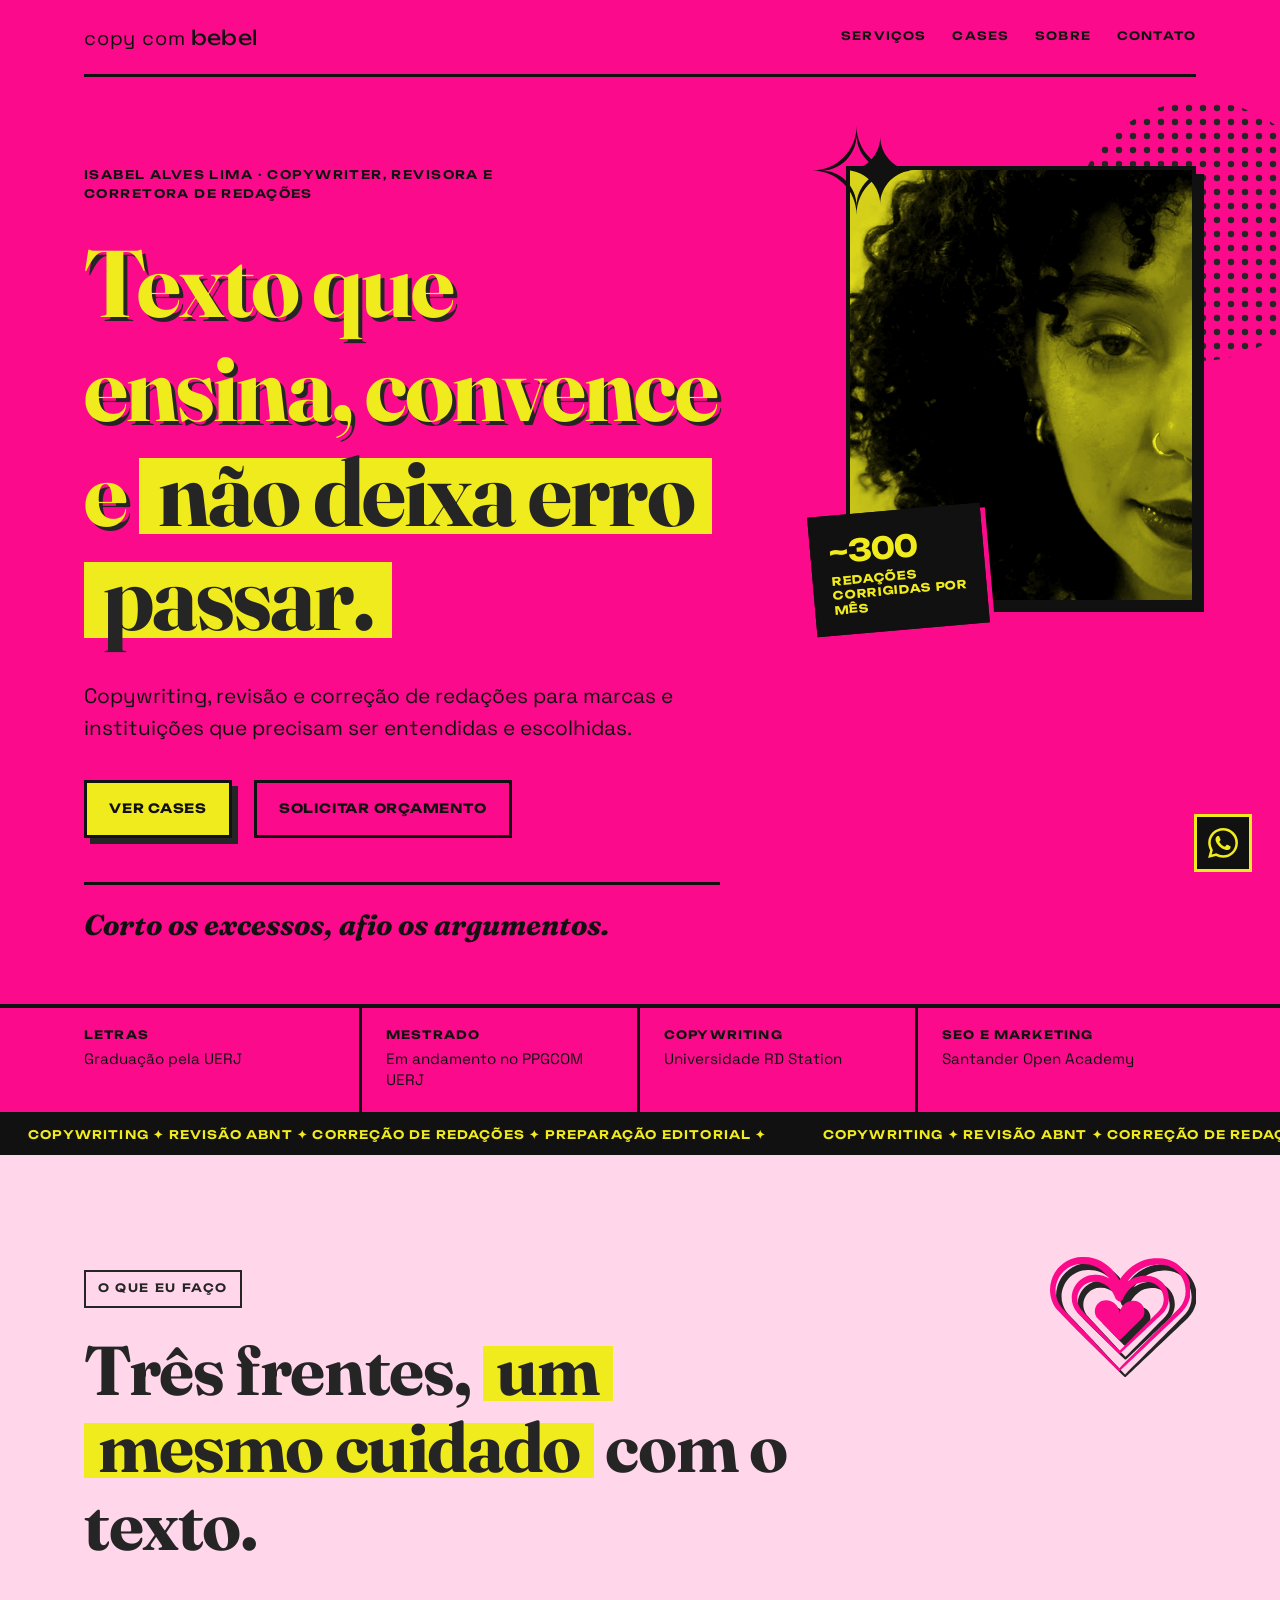
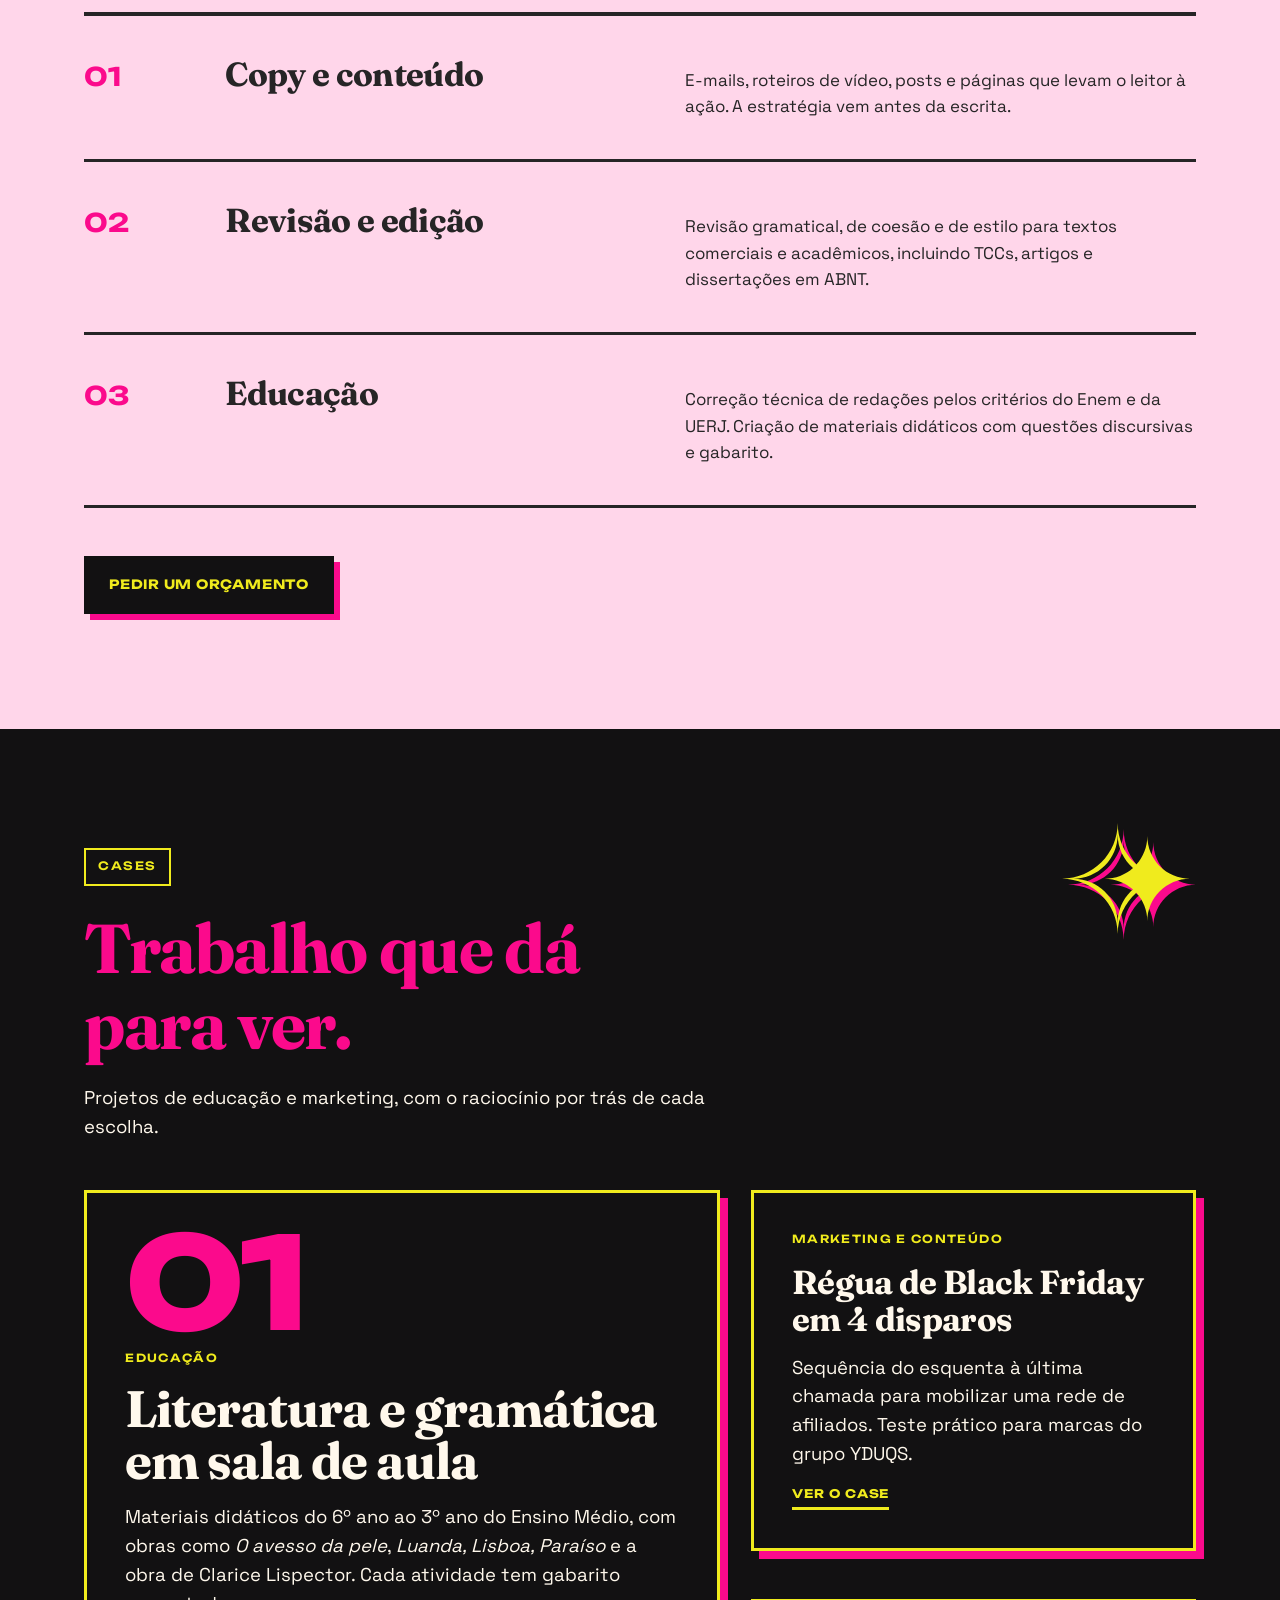
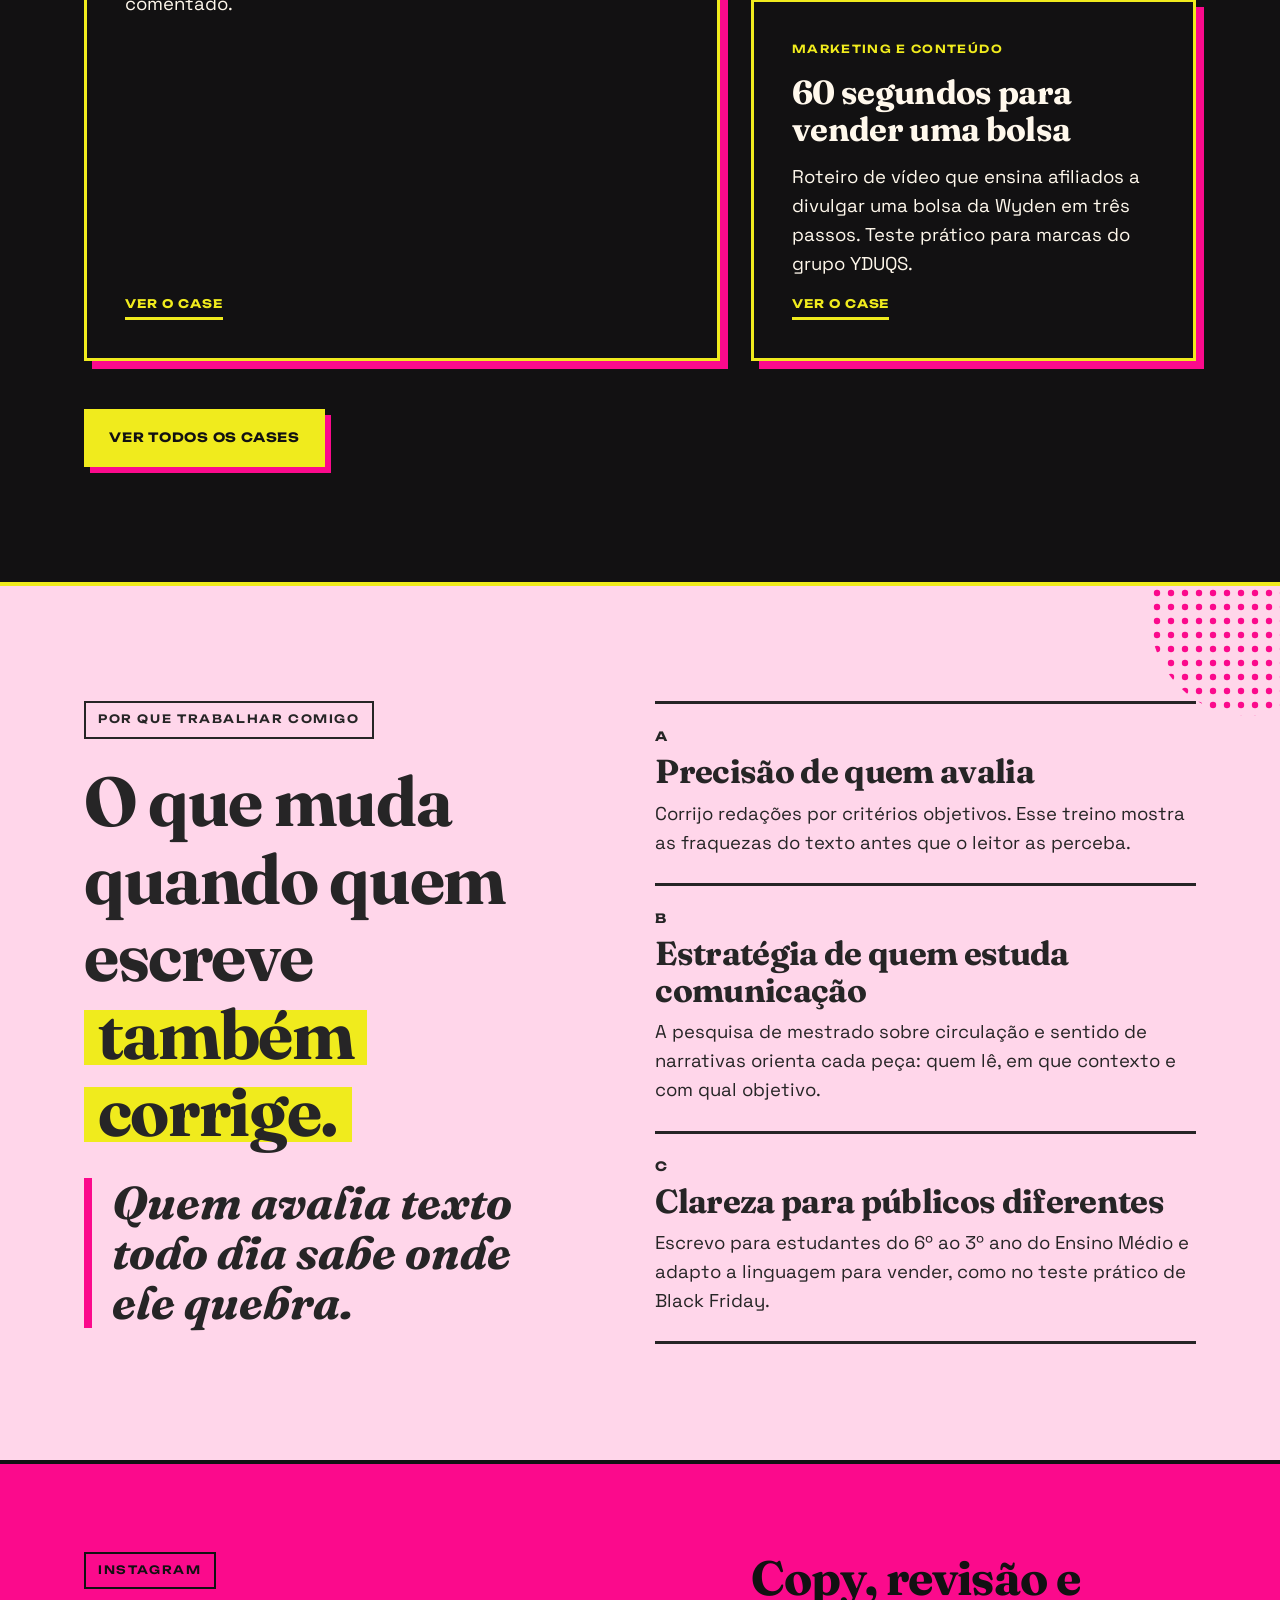
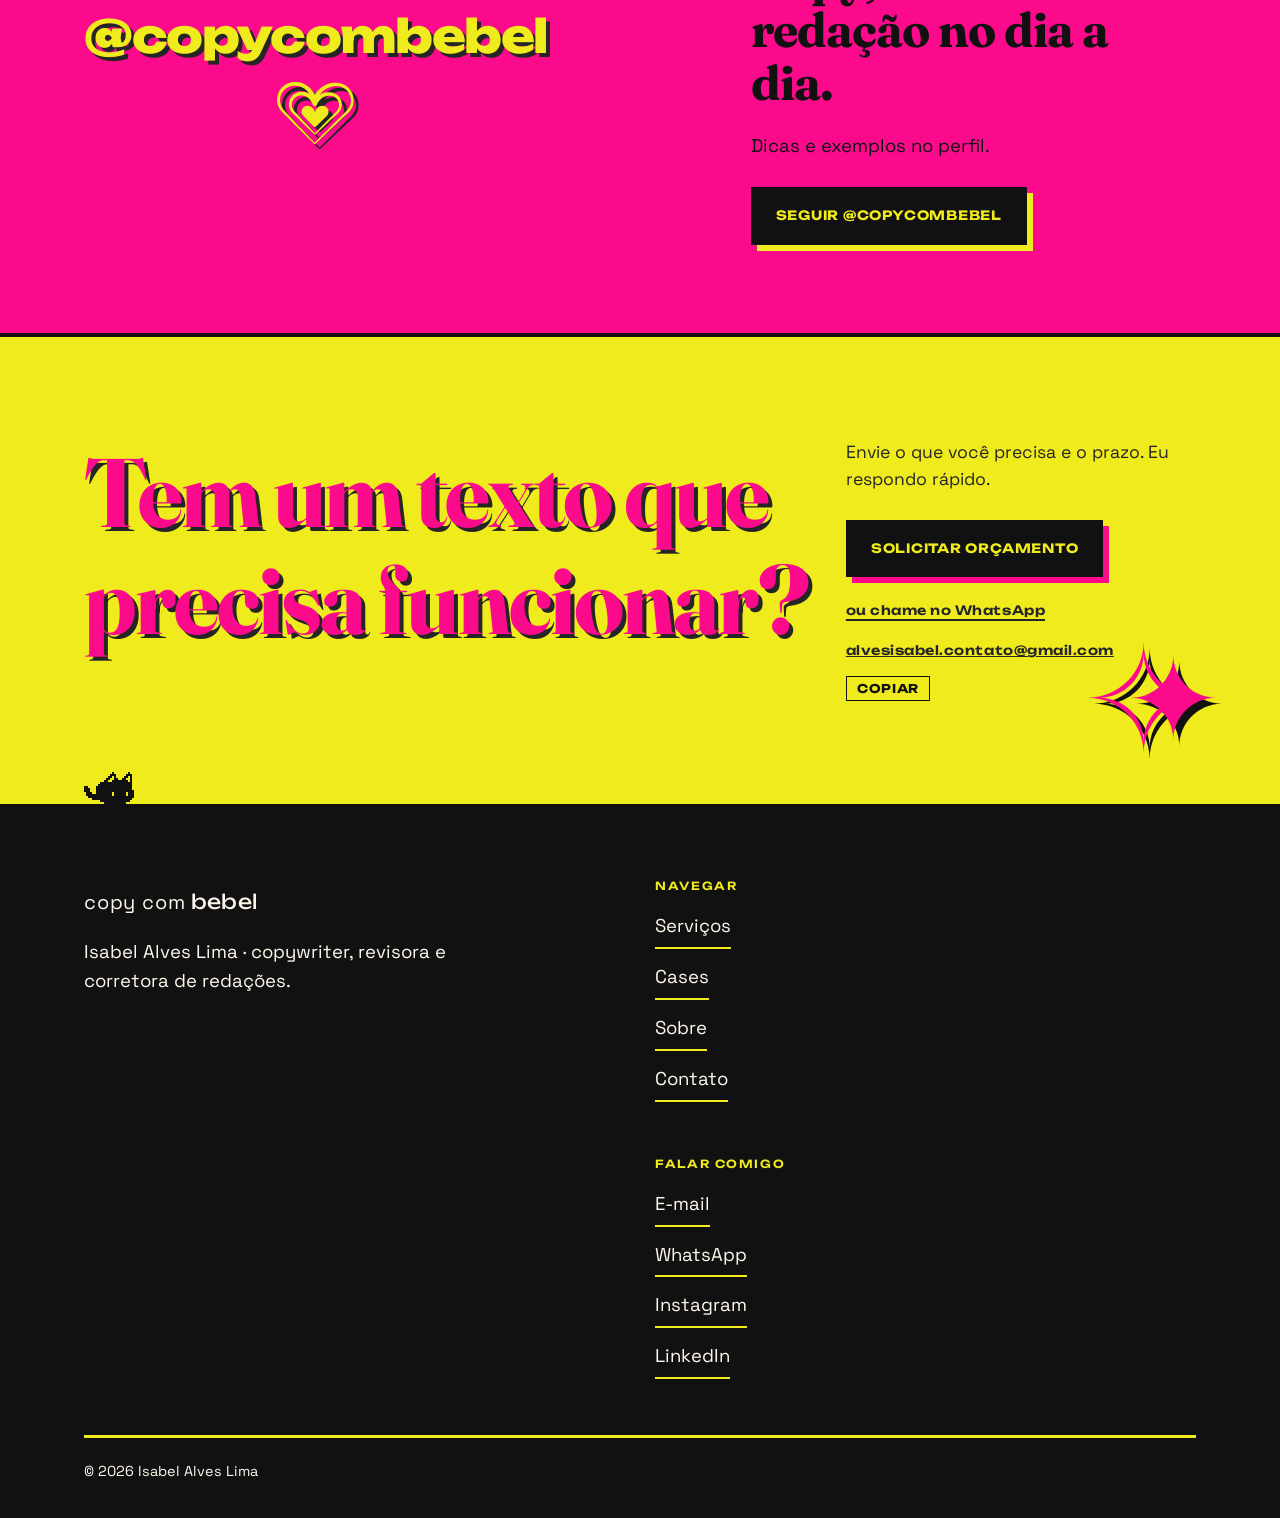
<file: index.html>
<!DOCTYPE html>
<html lang="pt-BR">
<head>
<meta charset="utf-8">
<meta name="viewport" content="width=device-width, initial-scale=1">
<title>Isabel Alves Lima (Bebel) · Copywriter e revisora de textos</title>
<link rel="canonical" href="https://copycombebel.com.br/">
<meta name="description" content="Copywriting, revisão de textos e correção de redações (Enem e UERJ) para marcas e instituições. Portfólio de Isabel Alves Lima, a Bebel.">
<meta property="og:title" content="Isabel Alves Lima (Bebel) · Copywriter e revisora de textos">
<meta property="og:description" content="Copywriting, revisão de textos e correção de redações (Enem e UERJ) para marcas e instituições. Portfólio de Isabel Alves Lima, a Bebel.">
<meta property="og:type" content="website">
<meta property="og:locale" content="pt_BR">
<meta property="og:image" content="https://copycombebel.com.br/og-cover.png">
<meta property="og:image:width" content="1200">
<meta property="og:image:height" content="630">
<meta name="twitter:card" content="summary_large_image">
<meta name="theme-color" content="#FB0A8C">

<link rel="icon" type="image/svg+xml" href="/favicon.svg">
<link rel="icon" type="image/png" sizes="32x32" href="/favicon-32.png">
<link rel="apple-touch-icon" href="/apple-touch-icon.png">
<link rel="preconnect" href="https://fonts.googleapis.com">
<link rel="preconnect" href="https://fonts.gstatic.com" crossorigin>
<link href="https://fonts.googleapis.com/css2?family=Fraunces:ital,opsz,wght@0,9..144,600..800;1,9..144,600..800&family=Space+Grotesk:wght@300..700&family=Unbounded:wght@300..800&display=swap" rel="stylesheet">

<link rel="stylesheet" href="style.css">
</head>

<body>
<svg width="0" height="0" style="position:absolute" aria-hidden="true" focusable="false">
  <symbol id="faisca" viewBox="0 0 136.7 118.88"><path d="M79.39,74.49c7.3,8.08,11.75,18.79,11.75,30.53h0c0-25.17,20.4-45.57,45.56-45.57h0c-25.16,0-45.56-20.4-45.56-45.57h0c0,11.75-4.45,22.45-11.74,30.53-.86-.77-1.7-1.55-2.52-2.36-10.78-10.78-17.42-25.63-17.42-42.05,0,16.42-6.66,31.27-17.41,42.05C31.29,52.78,16.42,59.44,0,59.44c16.42,0,31.29,6.66,42.05,17.42,10.75,10.76,17.41,25.63,17.41,42.02C59.46,101.23,67.17,85.38,79.39,74.49ZM45.59,73.29c-8.55-8.55-20.37-13.85-33.42-13.85,13.05,0,24.87-5.3,33.42-13.85,8.58-8.55,13.87-20.37,13.87-33.42,0,14.29,6.36,27.09,16.38,35.76-8.05,7.16-18.65,11.52-30.27,11.52h0c11.62,0,22.21,4.36,30.26,11.52-.86.74-1.71,1.51-2.52,2.32-8.55,8.55-13.85,20.38-13.85,33.45C59.46,93.67,54.17,81.84,45.59,73.29Z"/></symbol>
  <symbol id="coracao" viewBox="0 0 89.94 72.95"><path d="M68.87.78c-.42,0-1.42.03-1.84.03-.41.04-1.24.09-1.66.13-.3.04-1.35.21-1.64.24-4.03.7-7.89,2.37-11.17,4.8-3.29,2.44-6.05,5.49-8.23,8.92C39.83,6.15,31.65-.19,21.26,0,11.99-.25,3.52,6.01.92,14.89c-2.03,6.39-.64,13.73,3.66,18.87,10.49,10.95,28.33,28.2,39.08,38.97.27.29.73.3,1.01.01,9.47-8.99,29.35-27.87,38.62-36.67.44-.43,1.1-1.08,1.52-1.54.39-.47,1.04-1.21,1.38-1.72C95.91,19.26,85.52.19,68.87.78ZM44.4,59.95c-5.76-6.22-16.59-17.89-22.08-23.73-1.84-1.95-3.56-3.64-4.34-6.14-2.37-7.06,3.26-14.83,10.81-14.28,6.45-.04,11.25,5.07,13.14,10.9,0,0,.89.95.89.95,1.09,1.21,3.24.8,3.79-.75,1.21-3,3.21-5.78,5.73-7.79,2.38-1.9,5.34-3,8.39-3.1,1.78-.13,3.6.03,5.26.73,6.28,2.52,8.71,10.87,4.66,16.36-.1.14-.46.59-.56.73-.26.27-.6.68-.87.94C63.25,40.82,50.84,53.41,44.4,59.95ZM82.62,32.61c-9.54,9.78-28.32,28.39-38.44,38.59-.94-1.01-16.27-17.27-16.27-17.27,0,0-16.82-17.76-16.82-17.76-.67-.7-2.51-2.63-3.11-3.31-1.56-1.72-2.79-3.78-3.53-5.97C.67,15.83,9.36,3.77,21.17,4.47c7.19-.01,12.94,3.81,16.77,9.3-2.64-1.61-5.7-2.53-9.06-2.44-10.27-.22-17.71,10.3-14.07,19.89.81,2.18,2.21,4.09,3.87,5.65,6.61,6.52,18.53,18.13,25.19,24.62.27.29.74.3,1.02,0l16.2-15.18c1.85-1.75,8.95-8.36,10.65-10.01,5.3-5.08,5.49-13.63.81-19.21-2.76-3.43-7.22-5.33-11.6-5.17-.87,0-1.8.03-2.67.15-3.13.36-6.09,1.62-8.64,3.46,4.14-5.89,10.22-10.08,17.64-10.61.9-.05,2-.09,2.9-.1,1.83.02,3.65.34,5.39.93C86.47,9.67,90.29,23.82,82.62,32.61Z"/><path d="M53.41,27.89h0c-4.85-.06-8.83,3.82-8.89,8.67v.13c.06-4.87-3.8-8.88-8.67-9.01h0c-6.24-.17-9.53,7.35-5.16,11.82l12.58,12.9c.57.59,1.52.6,2.11.02l12.9-12.58C62.76,35.48,59.66,27.88,53.41,27.89Z"/></symbol>
</svg>
<a class="skip" href="#conteudo">Ir para o conteúdo</a>

<!-- =============== 1 · HERO · Seção Clássica =============== -->
<header class="sec sec--classica sec--topo">
  <div class="topo">
    <a href="/" class="brand-logo" aria-label="copy com Bebel, página inicial"><span class="logo-prefix">copy com</span> <span class="logo-accent">bebel</span></a>
    <nav class="menu" aria-label="Principal">
      <a href="servicos.html">Serviços</a>
      <a href="#cases">Cases</a>
      <a href="sobre.html">Sobre</a>
      <a href="contato.html">Contato</a>
    </nav>
  </div>
</header>

<main id="conteudo" tabindex="-1">
<section class="sec sec--classica sec--hero">
  <div class="hero grid">
    <span class="ht ht--preto ht-a" aria-hidden="true"></span>

    <div class="hero__texto">
      <p class="kicker">Isabel Alves Lima · copywriter, revisora e corretora de redações</p>
      <h1 class="display">Texto que ensina, convence e <span class="mark">não deixa erro passar.</span></h1>
      <p class="hero__sub">Copywriting, revisão e correção de redações para marcas e instituições que precisam ser entendidas e escolhidas.</p>
      <div class="acoes">
        <a class="btn" href="#cases">Ver cases</a>
        <a class="btn btn--vazio" href="contato.html">Solicitar orçamento</a>
      </div>
      <p class="lema">Corto os excessos, afio os argumentos.</p>
    </div>

    <figure class="hero__foto">
      <div class="foto">
        <img src="assets/foto-bebel.jpg" alt="Retrato de Isabel Alves Lima, a Bebel, em recorte de meio rosto" width="425" height="531">
      </div>
      <svg class="deco deco--hero" viewBox="0 0 136.7 118.88" aria-hidden="true" focusable="false"><use href="#faisca"/></svg>
      <figcaption class="selo"><b>~300</b>redações corrigidas por mês</figcaption>
    </figure>
  </div>

  <div class="fatos">
    <ul>
      <li><strong>Letras</strong>Graduação pela UERJ</li>
      <li><strong>Mestrado</strong>Em andamento no PPGCOM UERJ</li>
      <li><strong>Copywriting</strong>Universidade RD Station</li>
      <li><strong>SEO e Marketing</strong>Santander Open Academy</li>
    </ul>
  </div>
</section>


<div class="faixa" aria-hidden="true">
  <div class="faixa__trilho"><div class="faixa__grupo"><span>COPYWRITING ✦ REVISÃO ABNT ✦ CORREÇÃO DE REDAÇÕES ✦ PREPARAÇÃO EDITORIAL ✦</span><span>COPYWRITING ✦ REVISÃO ABNT ✦ CORREÇÃO DE REDAÇÕES ✦ PREPARAÇÃO EDITORIAL ✦</span><span>COPYWRITING ✦ REVISÃO ABNT ✦ CORREÇÃO DE REDAÇÕES ✦ PREPARAÇÃO EDITORIAL ✦</span><span>COPYWRITING ✦ REVISÃO ABNT ✦ CORREÇÃO DE REDAÇÕES ✦ PREPARAÇÃO EDITORIAL ✦</span><span>COPYWRITING ✦ REVISÃO ABNT ✦ CORREÇÃO DE REDAÇÕES ✦ PREPARAÇÃO EDITORIAL ✦</span></div><div class="faixa__grupo"><span>COPYWRITING ✦ REVISÃO ABNT ✦ CORREÇÃO DE REDAÇÕES ✦ PREPARAÇÃO EDITORIAL ✦</span><span>COPYWRITING ✦ REVISÃO ABNT ✦ CORREÇÃO DE REDAÇÕES ✦ PREPARAÇÃO EDITORIAL ✦</span><span>COPYWRITING ✦ REVISÃO ABNT ✦ CORREÇÃO DE REDAÇÕES ✦ PREPARAÇÃO EDITORIAL ✦</span><span>COPYWRITING ✦ REVISÃO ABNT ✦ CORREÇÃO DE REDAÇÕES ✦ PREPARAÇÃO EDITORIAL ✦</span><span>COPYWRITING ✦ REVISÃO ABNT ✦ CORREÇÃO DE REDAÇÕES ✦ PREPARAÇÃO EDITORIAL ✦</span></div></div>
</div>

<!-- =============== 2 · SERVIÇOS · Seção Suave =============== -->
<section class="sec sec--suave" id="servicos" aria-labelledby="t-servicos">
  <svg class="deco deco--servicos" viewBox="0 0 89.94 72.95" aria-hidden="true" focusable="false"><use href="#coracao"/></svg>
  <div class="wrap grid">
    <div class="cab">
      <span class="tag">O que eu faço</span>
      <h2 class="display h2" id="t-servicos">Três frentes, <span class="mark">um mesmo cuidado</span> com o texto.</h2>
    </div>

    <div class="linhas">
      <article class="linha">
        <span class="num">01</span>
        <h3 class="h3">Copy e conteúdo</h3>
        <p>E-mails, roteiros de vídeo, posts e páginas que levam o leitor à ação. A estratégia vem antes da escrita.</p>
      </article>
      <article class="linha">
        <span class="num">02</span>
        <h3 class="h3">Revisão e edição</h3>
        <p>Revisão gramatical, de coesão e de estilo para textos comerciais e acadêmicos, incluindo TCCs, artigos e dissertações em ABNT.</p>
      </article>
      <article class="linha">
        <span class="num">03</span>
        <h3 class="h3">Educação</h3>
        <p>Correção técnica de redações pelos critérios do Enem e da UERJ. Criação de materiais didáticos com questões discursivas e gabarito.</p>
      </article>
    </div>

    <div class="servicos__fim">
      <a class="btn btn--preto" href="contato.html">Pedir um orçamento</a>
    </div>
  </div>
</section>

<!-- =============== 3 · CASES · Seção Noturna =============== -->
<section class="sec sec--noturna" id="cases" aria-labelledby="t-cases">
  <svg class="deco deco--cases" viewBox="0 0 136.7 118.88" aria-hidden="true" focusable="false"><use href="#faisca"/></svg>
  <div class="wrap grid">
    <div class="cab">
      <span class="tag">Cases</span>
      <h2 class="display h2" id="t-cases">Trabalho que dá para ver.</h2>
      <p>Projetos de educação e marketing, com o raciocínio por trás de cada escolha.</p>
    </div>

    <article class="case case--grande" id="case-1">
      <span class="grande-num" aria-hidden="true">01</span>
      <span class="rotulo">Educação</span>
      <h3 class="h3">Literatura e gramática em sala de aula</h3>
      <p>Materiais didáticos do 6º ano ao 3º ano do Ensino Médio, com obras como <em>O avesso da pele</em>, <em>Luanda, Lisboa, Paraíso</em> e a obra de Clarice Lispector. Cada atividade tem gabarito comentado.</p>
      <a class="link" href="cases.html#case-1">Ver o case</a>
    </article>

    <article class="case case--a" id="case-4">
      <span class="rotulo">Marketing e conteúdo</span>
      <h3 class="h3">Régua de Black Friday em 4 disparos</h3>
      <p>Sequência do esquenta à última chamada para mobilizar uma rede de afiliados. Teste prático para marcas do grupo YDUQS.</p>
      <a class="link" href="cases.html#case-4">Ver o case</a>
    </article>

    <article class="case case--b" id="case-6">
      <span class="rotulo">Marketing e conteúdo</span>
      <h3 class="h3">60 segundos para vender uma bolsa</h3>
      <p>Roteiro de vídeo que ensina afiliados a divulgar uma bolsa da Wyden em três passos. Teste prático para marcas do grupo YDUQS.</p>
      <a class="link" href="cases.html#case-6">Ver o case</a>
    </article>

    <div class="cases__fim">
      <a class="btn btn--noturno" href="cases.html">Ver todos os cases</a>
    </div>
  </div>
</section>

<!-- =============== 4 · POR QUE · Seção Suave =============== -->
<section class="sec sec--suave" id="sobre" aria-labelledby="t-sobre">
  <span class="ht ht--rosa ht-a" aria-hidden="true"></span>
  <div class="wrap grid">
    <div class="lado">
      <span class="tag">Por que trabalhar comigo</span>
      <h2 class="display h2" id="t-sobre">O que muda quando quem escreve <span class="mark">também corrige.</span></h2>
      <p class="citacao">Quem avalia texto todo dia sabe onde ele quebra.</p>
    </div>

    <div class="corpo">
      <div class="ponto">
        <span class="num">A</span>
        <h3 class="h3">Precisão de quem avalia</h3>
        <p>Corrijo redações por critérios objetivos. Esse treino mostra as fraquezas do texto antes que o leitor as perceba.</p>
      </div>
      <div class="ponto">
        <span class="num">B</span>
        <h3 class="h3">Estratégia de quem estuda comunicação</h3>
        <p>A pesquisa de mestrado sobre circulação e sentido de narrativas orienta cada peça: quem lê, em que contexto e com qual objetivo.</p>
      </div>
      <div class="ponto">
        <span class="num">C</span>
        <h3 class="h3">Clareza para públicos diferentes</h3>
        <p>Escrevo para estudantes do 6º ao 3º ano do Ensino Médio e adapto a linguagem para vender, como no teste prático de Black Friday.</p>
      </div>
    </div>
  </div>
</section>

<!-- =============== 5 · INSTAGRAM · Seção Clássica =============== -->
<section class="sec sec--classica" id="instagram" aria-labelledby="t-insta">
  <div class="wrap grid">
    <div class="esq">
      <span class="tag">Instagram</span>
      <div class="arroba-bloco">
        <p class="arroba">@copycombebel</p>
        <svg class="deco deco--insta" viewBox="0 0 89.94 72.95" aria-hidden="true" focusable="false"><use href="#coracao"/></svg>
      </div>
    </div>
    <div class="dir">
      <h2 class="display" id="t-insta">Copy, revisão e redação no dia a dia.</h2>
      <p>Dicas e exemplos no perfil.</p>
      <a class="btn btn--preto" href="https://instagram.com/copycombebel" target="_blank" rel="noopener noreferrer">Seguir @copycombebel</a>
    </div>
  </div>
</section>

<!-- =============== 6 · CHAMADA · Seção Invertida =============== -->
<section class="sec sec--invertida" id="chamada" aria-labelledby="t-chamada">
  <svg class="deco deco--chamada" viewBox="0 0 136.7 118.88" aria-hidden="true" focusable="false"><use href="#faisca"/></svg>
  <div class="wrap grid">
    <div class="esq">
      <h2 class="display" id="t-chamada">Tem um texto que precisa funcionar?</h2>
    </div>
    <div class="dir">
      <p>Envie o que você precisa e o prazo. Eu respondo rápido.</p>
      <div class="chamada__acoes">
        <a class="btn btn--preto" href="contato.html">Solicitar orçamento</a>
        <a class="wpp-link" href="https://wa.me/5521978802678?text=Oi%20Bebel!%20Vim%20pelo%20site%20e%20queria%20conversar%20sobre%20um%20projeto." target="_blank" rel="noopener noreferrer">ou chame no WhatsApp</a>
      </div>
      <div class="chamada__mail">
        <a class="mail" href="mailto:alvesisabel.contato@gmail.com">alvesisabel.contato@gmail.com</a>
      </div>
    </div>
  </div>
</section>

</main>

<!-- =============== 7 · RODAPÉ · Seção Noturna =============== -->
<footer class="sec sec--noturna rodape">
  <img class="gato" src="assets/gatinho.png" alt="" width="25" height="16">
  <div class="wrap grid">
    <div class="nome">
      <a href="/" class="brand-logo" aria-label="copy com Bebel, página inicial"><span class="logo-prefix">copy com</span> <span class="logo-accent">bebel</span></a>
      <p>Isabel Alves Lima · copywriter, revisora e corretora de redações.</p>
    </div>
    <div class="col">
      <h3>Navegar</h3>
      <ul>
        <li><a href="servicos.html">Serviços</a></li>
        <li><a href="#cases">Cases</a></li>
        <li><a href="sobre.html">Sobre</a></li>
        <li><a href="contato.html">Contato</a></li>
      </ul>
    </div>
    <div class="col">
      <h3>Falar comigo</h3>
      <ul>
        <li><a href="mailto:alvesisabel.contato@gmail.com">E-mail</a></li>
        <li><a href="https://wa.me/5521978802678?text=Oi%20Bebel!%20Vim%20pelo%20site%20e%20queria%20conversar%20sobre%20um%20projeto." target="_blank" rel="noopener noreferrer">WhatsApp</a></li>
        <li><a href="https://instagram.com/copycombebel" target="_blank" rel="noopener noreferrer">Instagram</a></li>
        <li><a href="https://www.linkedin.com/in/isabel-alves-lima/" target="_blank" rel="noopener noreferrer">LinkedIn</a></li>
      </ul>
    </div>
    <p class="fim">© 2026 Isabel Alves Lima</p>
  </div>
</footer>
<a class="wpp" href="https://wa.me/5521978802678?text=Oi%20Bebel!%20Vim%20pelo%20site%20e%20queria%20conversar%20sobre%20um%20projeto." target="_blank" rel="noopener noreferrer" aria-label="Falar no WhatsApp">
  <svg viewBox="0 0 24 24" aria-hidden="true" focusable="false"><path d="M17.472 14.382c-.297-.149-1.758-.867-2.03-.967-.273-.099-.471-.148-.67.15-.197.297-.767.966-.94 1.164-.173.199-.347.223-.644.075-.297-.15-1.255-.463-2.39-1.475-.883-.788-1.48-1.761-1.653-2.059-.173-.297-.018-.458.13-.606.134-.133.298-.347.446-.52.149-.174.198-.298.298-.497.099-.198.05-.371-.025-.52-.075-.149-.669-1.612-.916-2.207-.242-.579-.487-.5-.669-.51-.173-.008-.371-.01-.57-.01-.198 0-.52.074-.792.372-.272.297-1.04 1.016-1.04 2.479 0 1.462 1.065 2.875 1.213 3.074.149.198 2.096 3.2 5.077 4.487.709.306 1.262.489 1.694.625.712.227 1.36.195 1.871.118.571-.085 1.758-.719 2.006-1.413.248-.694.248-1.289.173-1.413-.074-.124-.272-.198-.57-.347m-5.421 7.403h-.004a9.87 9.87 0 01-5.031-1.378l-.361-.214-3.741.982.998-3.648-.235-.374a9.86 9.86 0 01-1.51-5.26c.001-5.45 4.436-9.884 9.888-9.884 2.64 0 5.122 1.03 6.988 2.898a9.825 9.825 0 012.893 6.994c-.003 5.45-4.437 9.884-9.885 9.884m8.413-18.297A11.815 11.815 0 0012.05 0C5.495 0 .16 5.335.157 11.892c0 2.096.547 4.142 1.588 5.945L.057 24l6.305-1.654a11.882 11.882 0 005.683 1.448h.005c6.554 0 11.89-5.335 11.893-11.893a11.821 11.821 0 00-3.48-8.413Z"/></svg>
  <span class="wpp__tag" aria-hidden="true">Falar no WhatsApp</span>
</a>
<script src="assets/extras.js" defer></script>
</body>
</html>
</file>
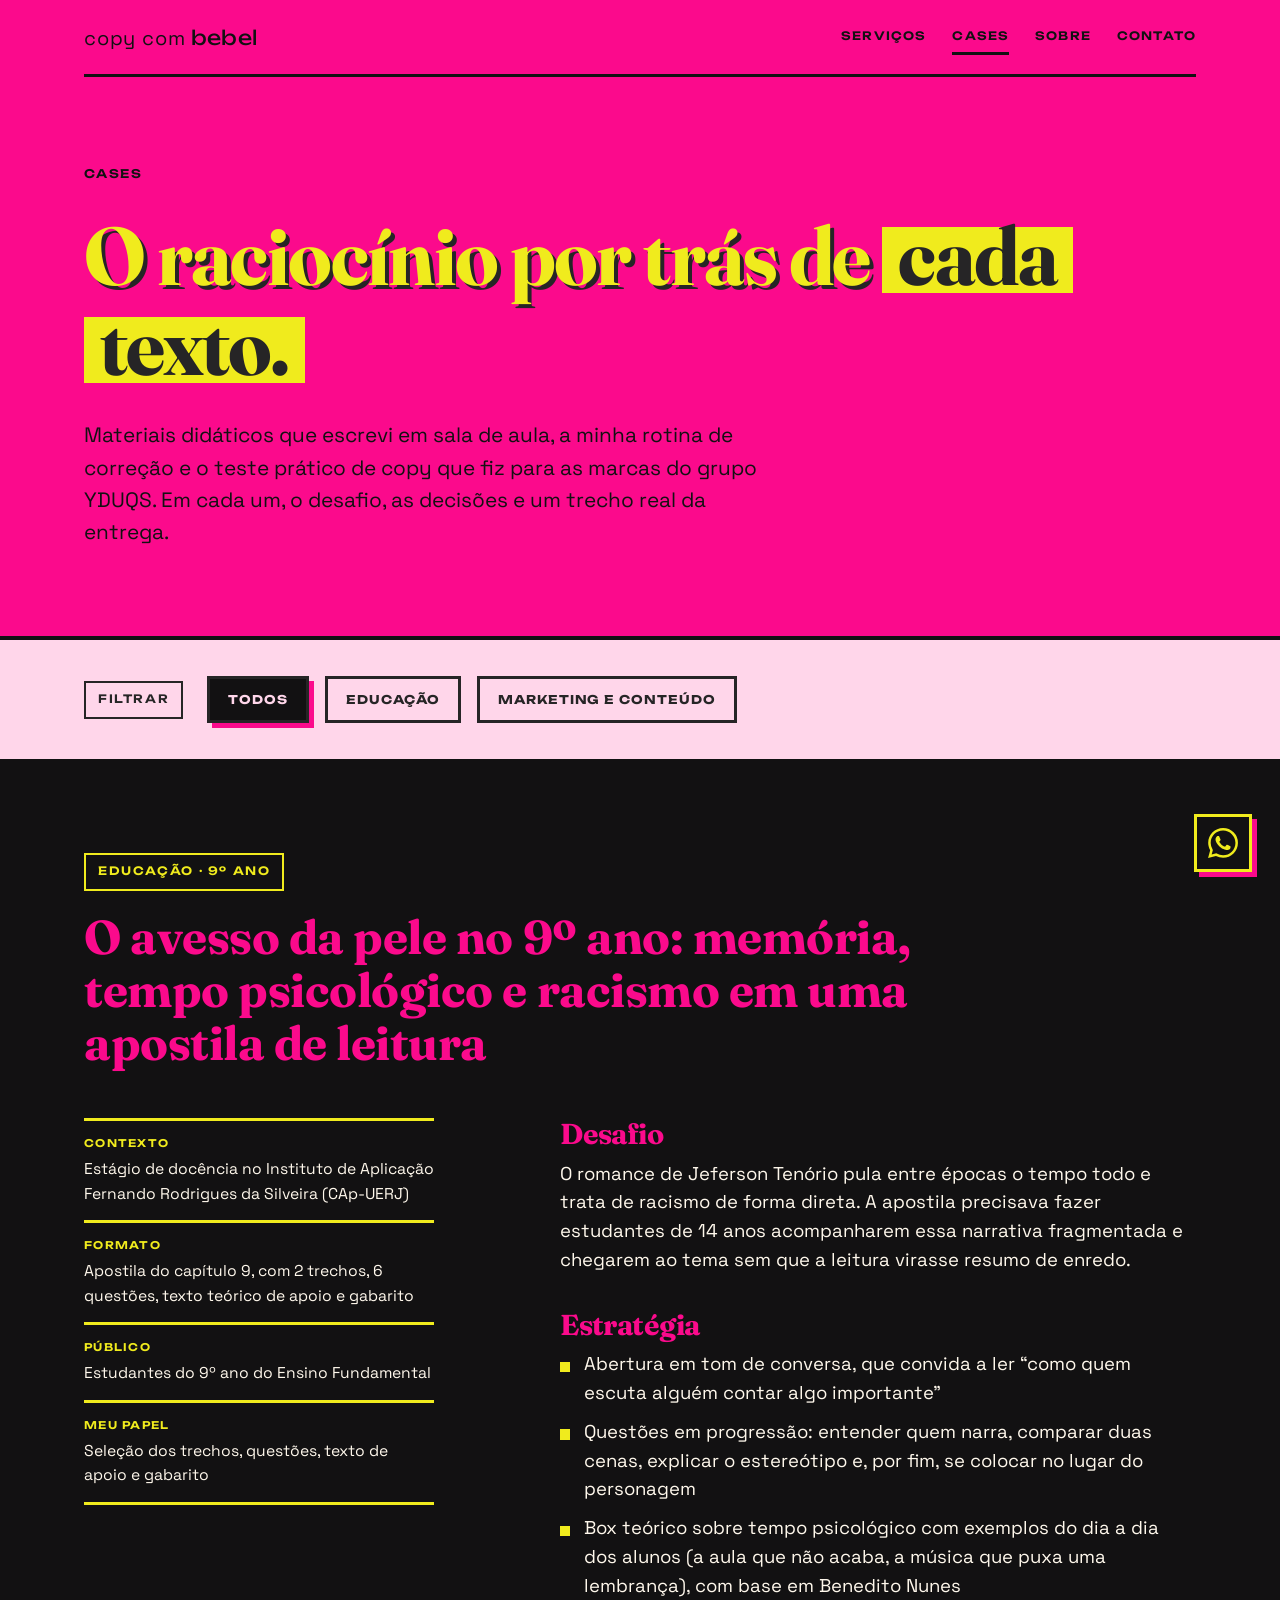
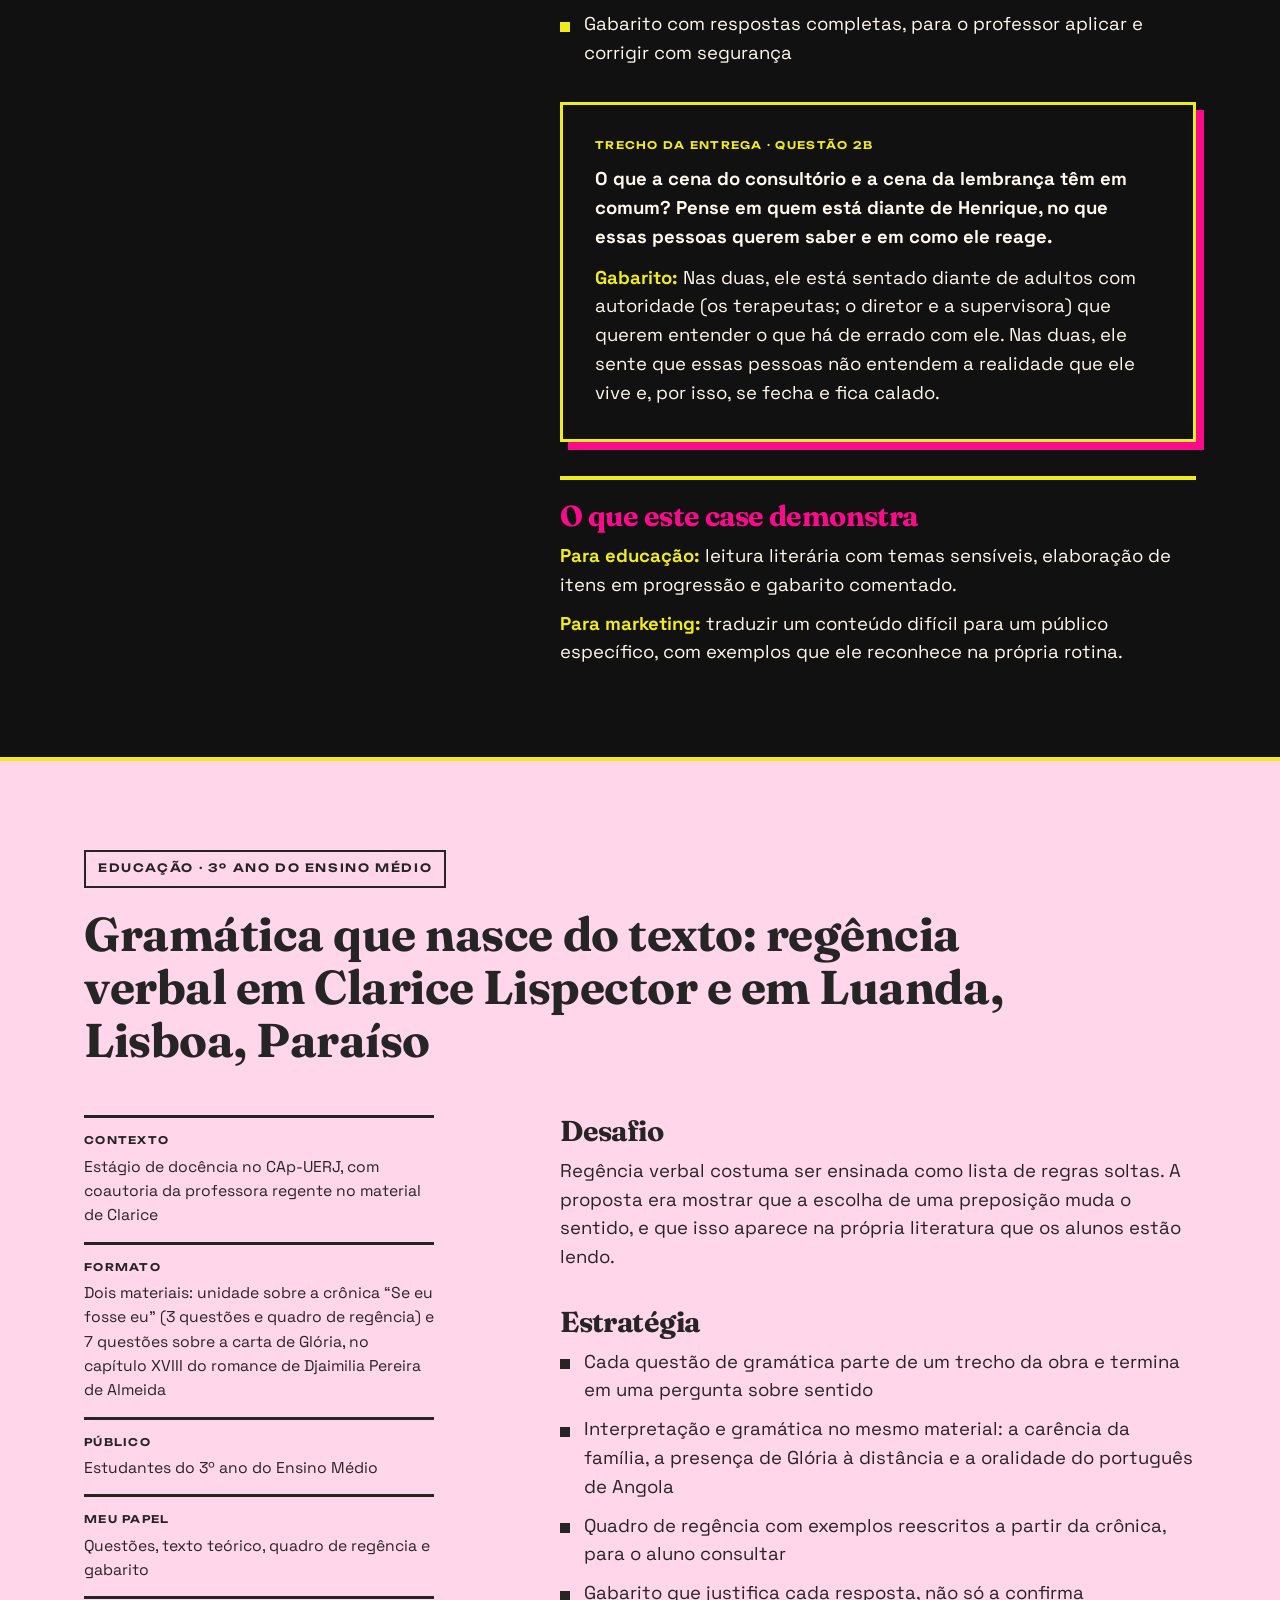
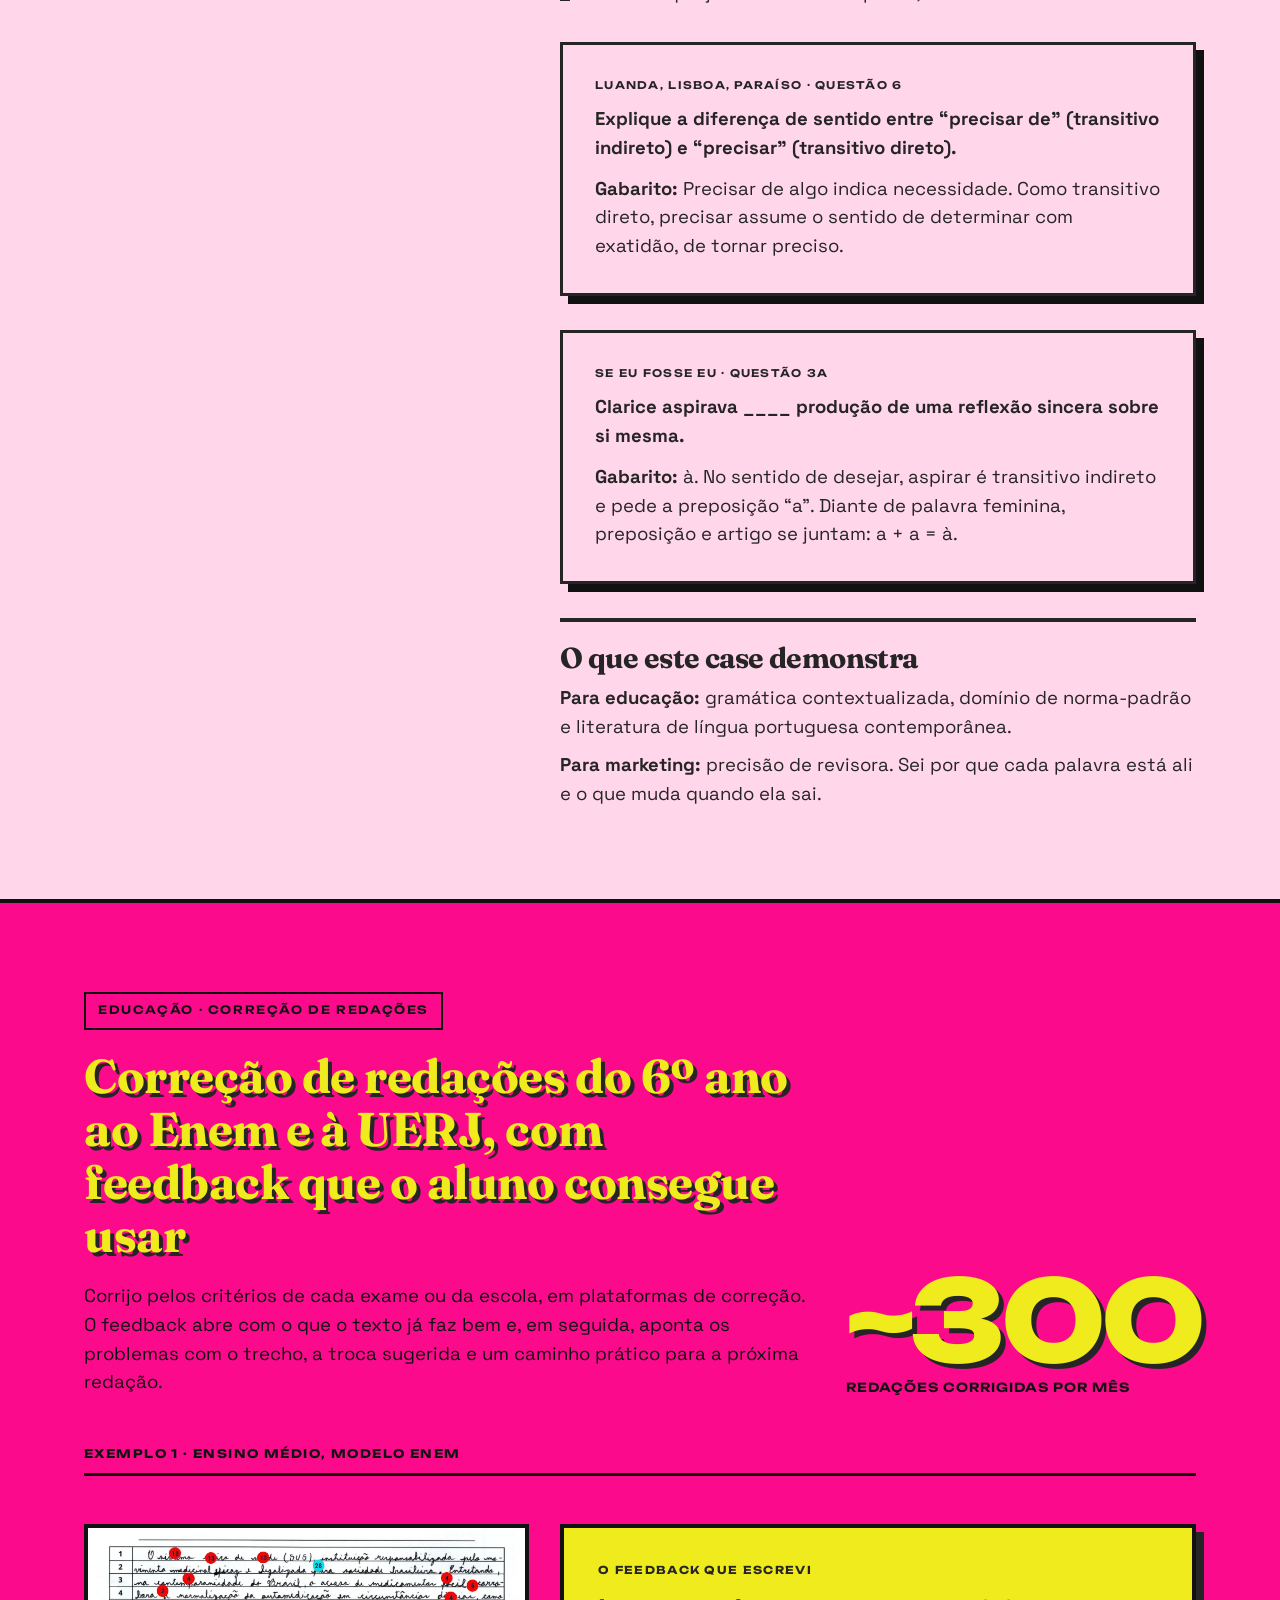
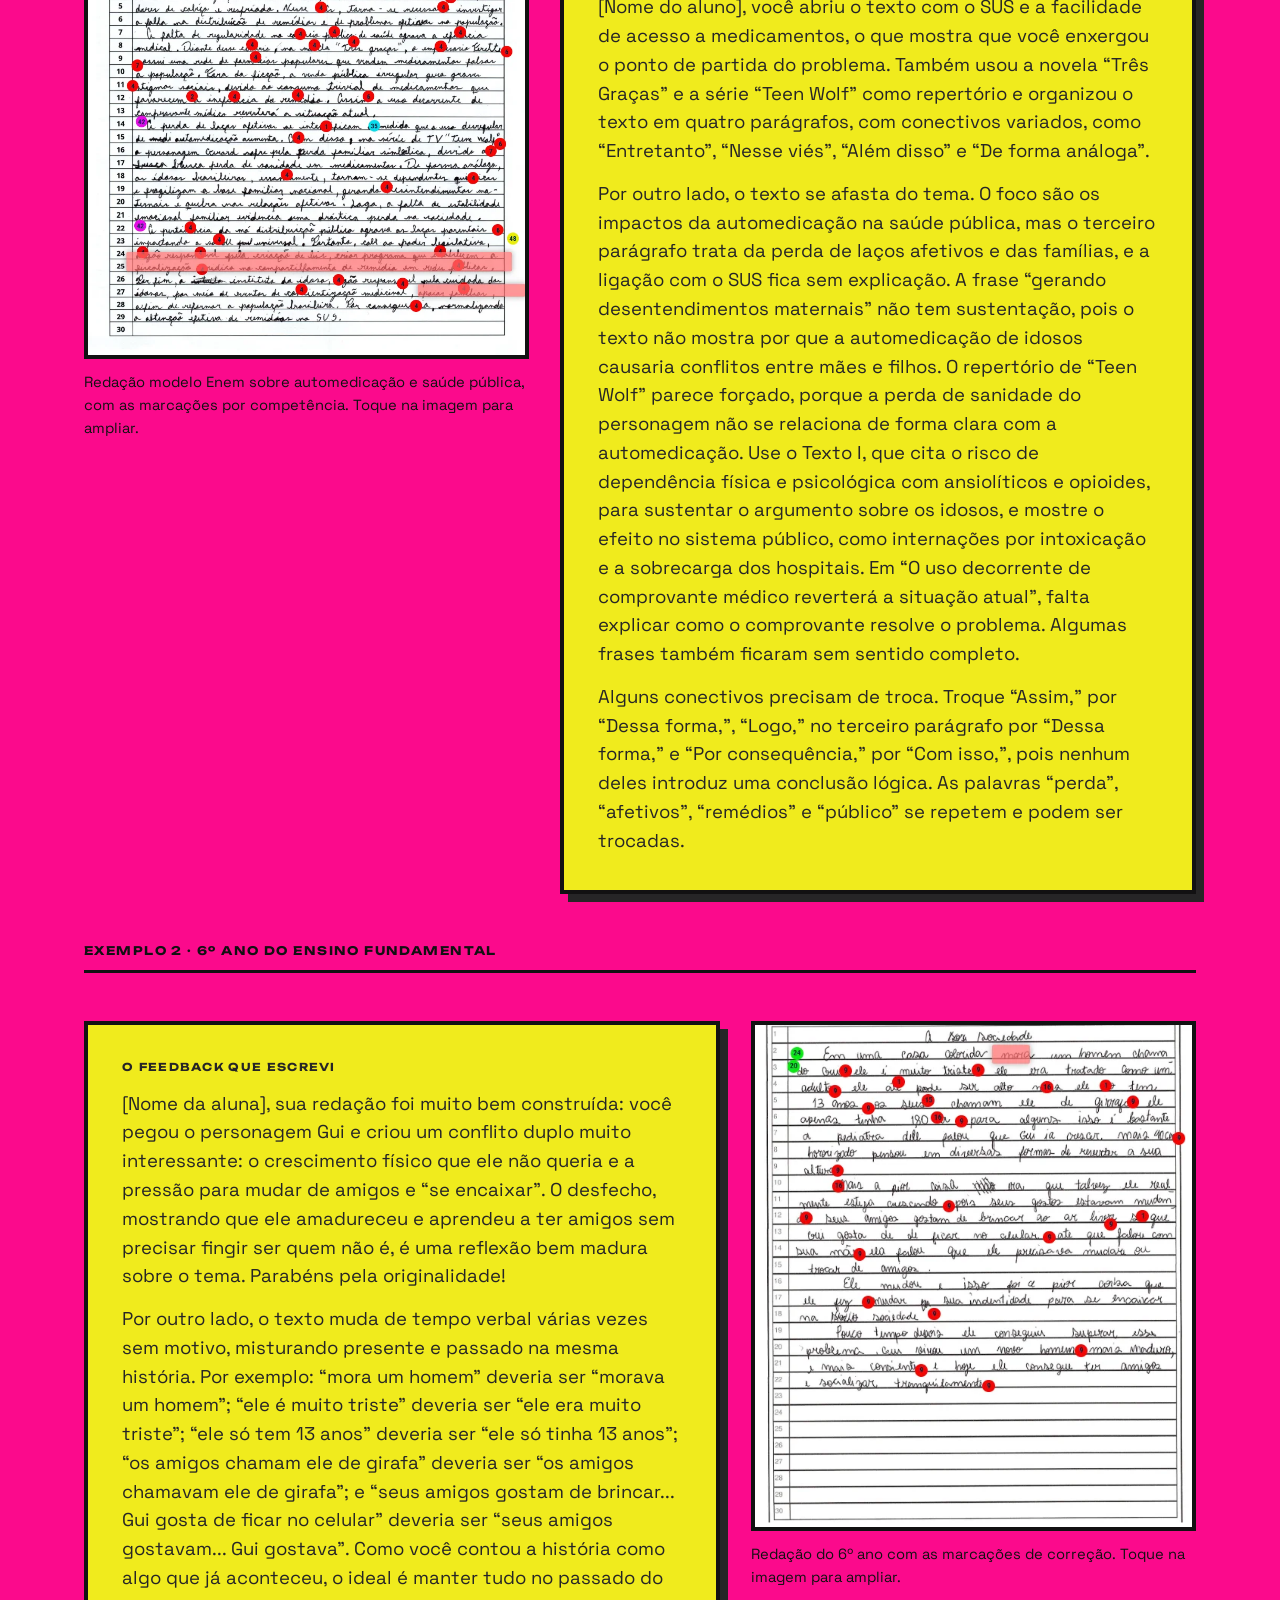
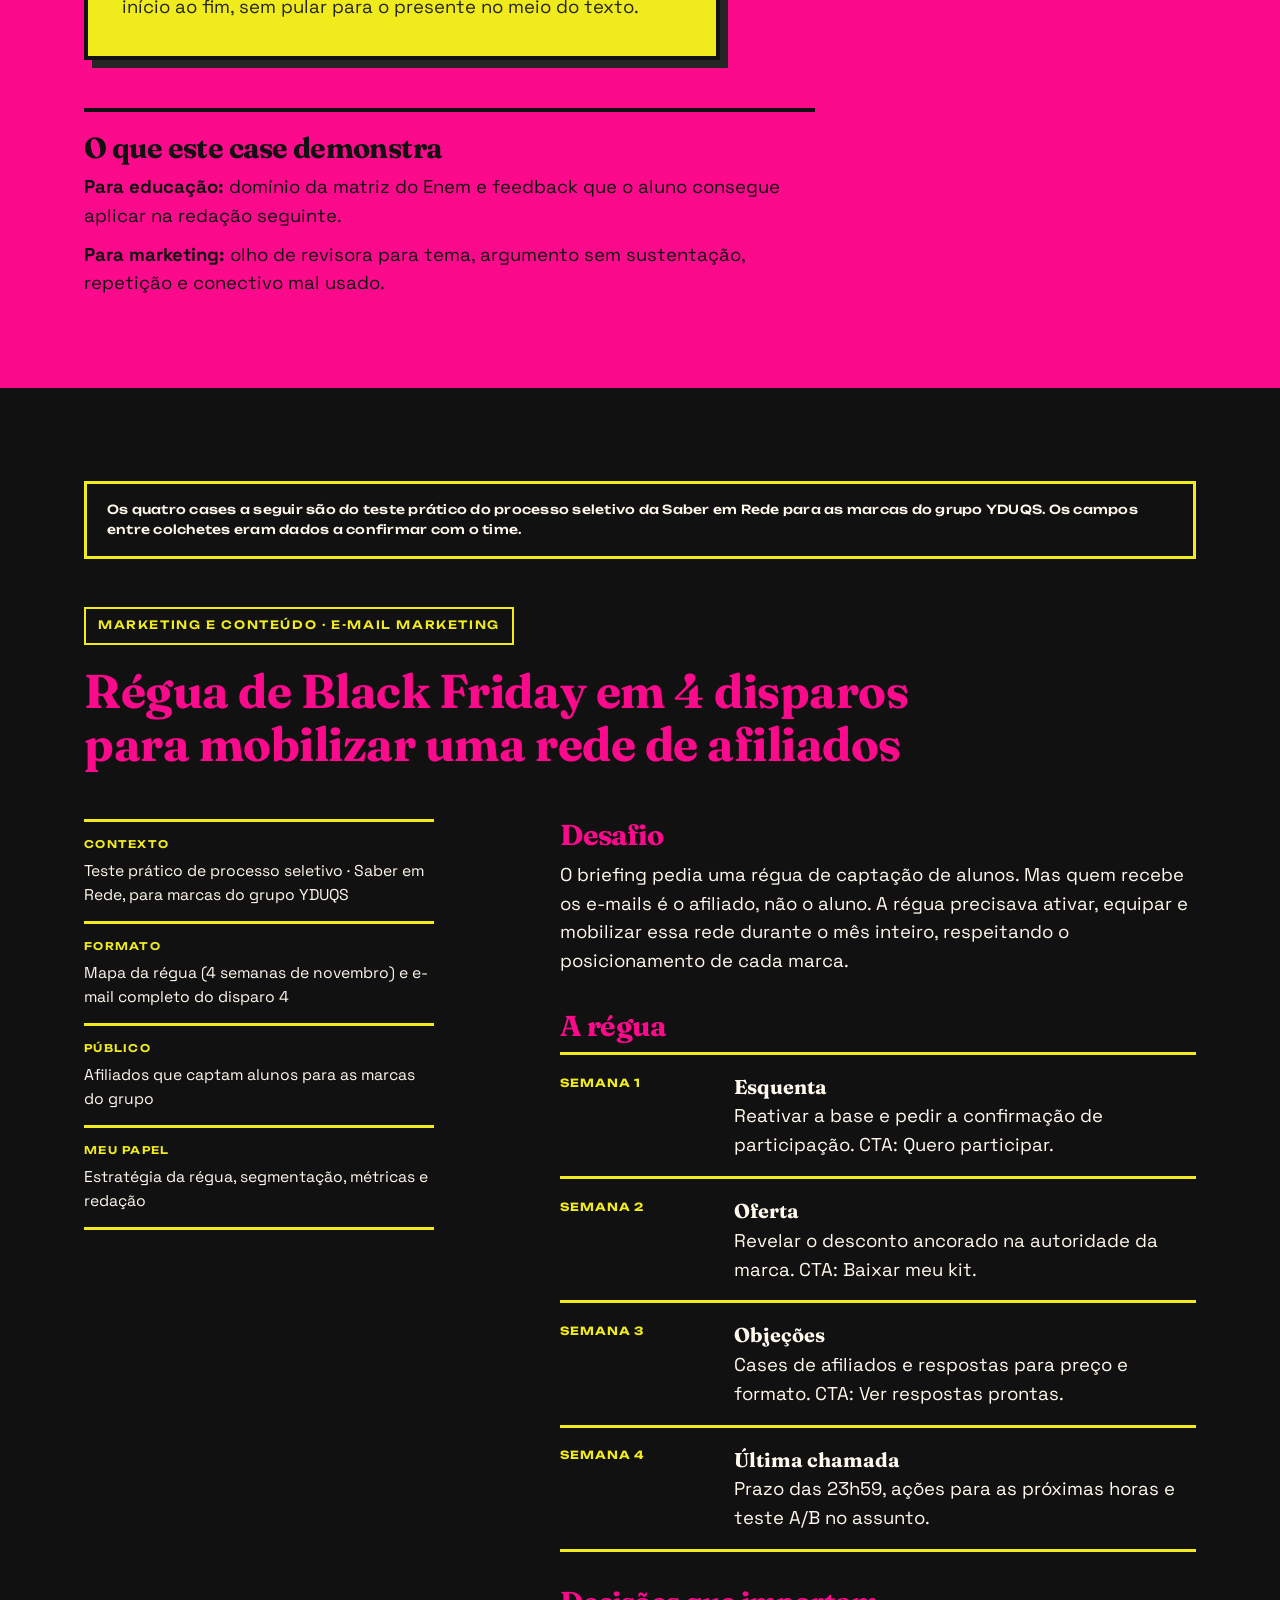
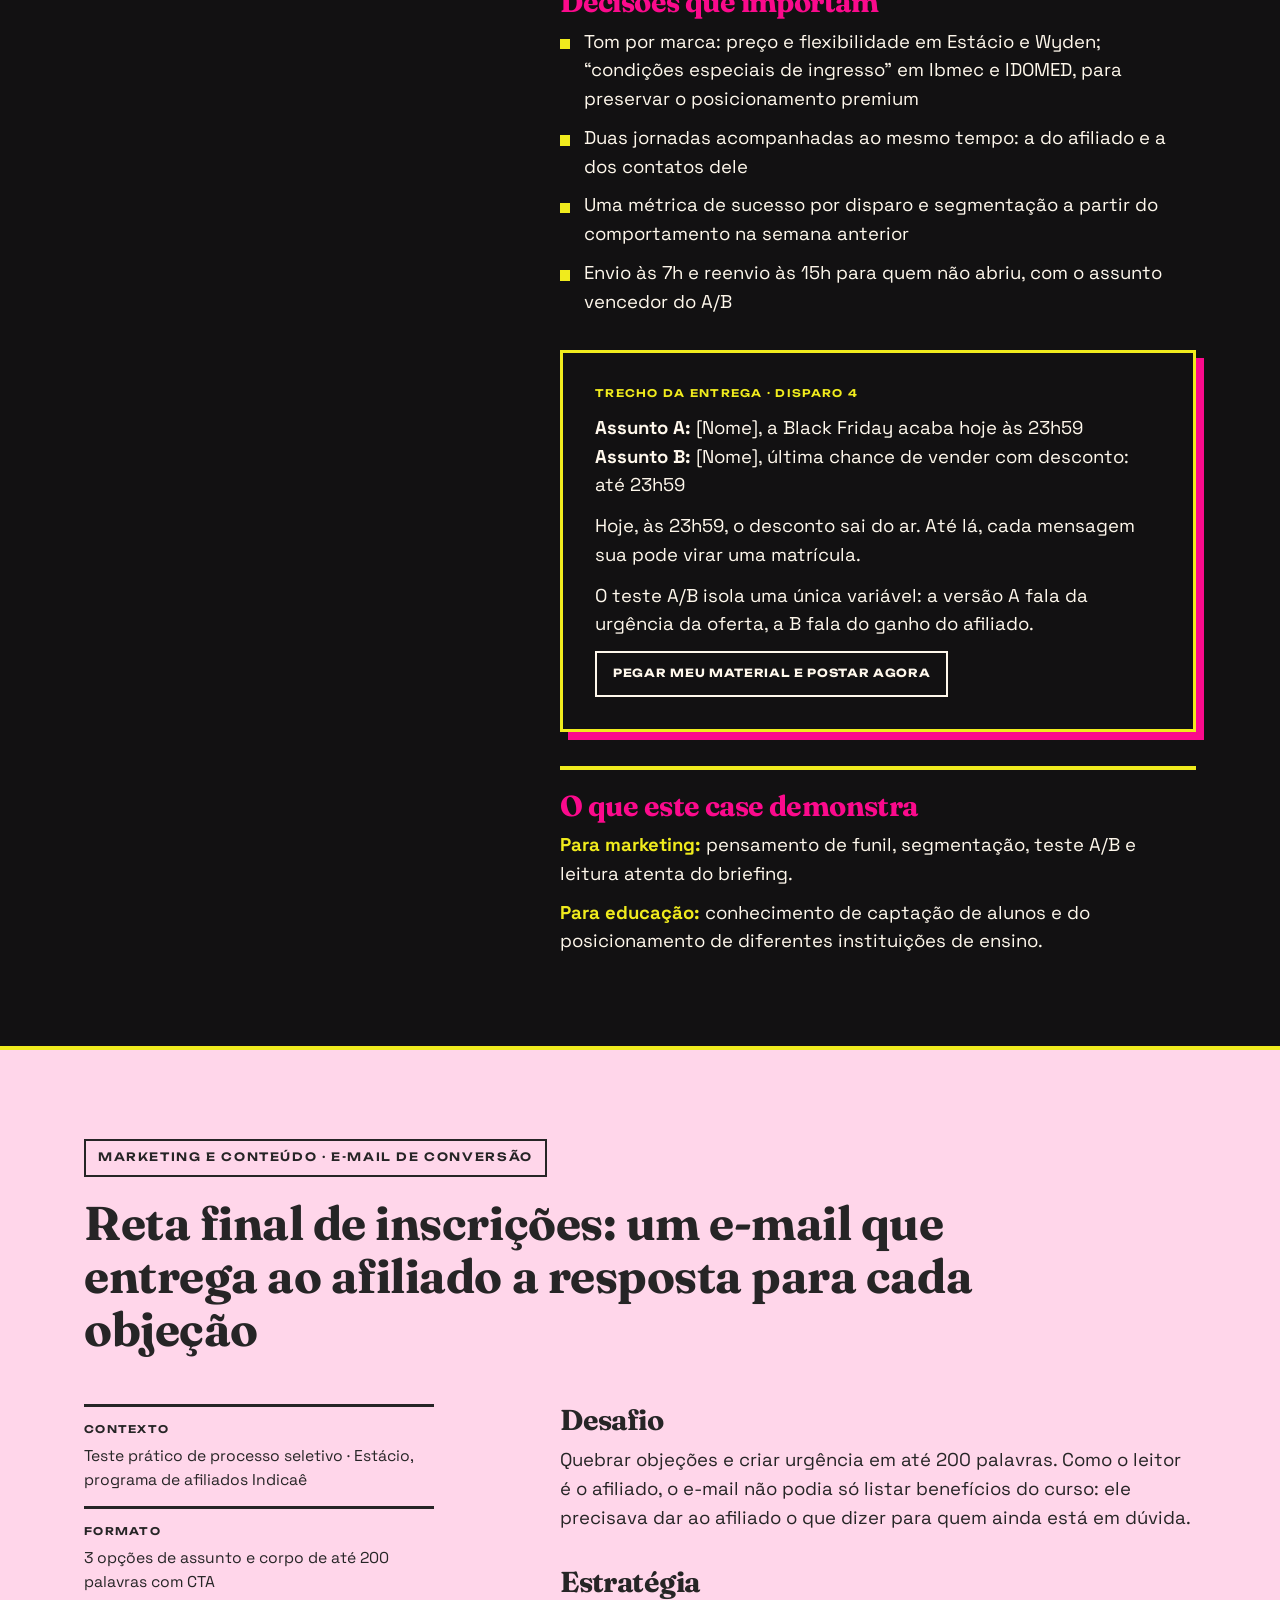
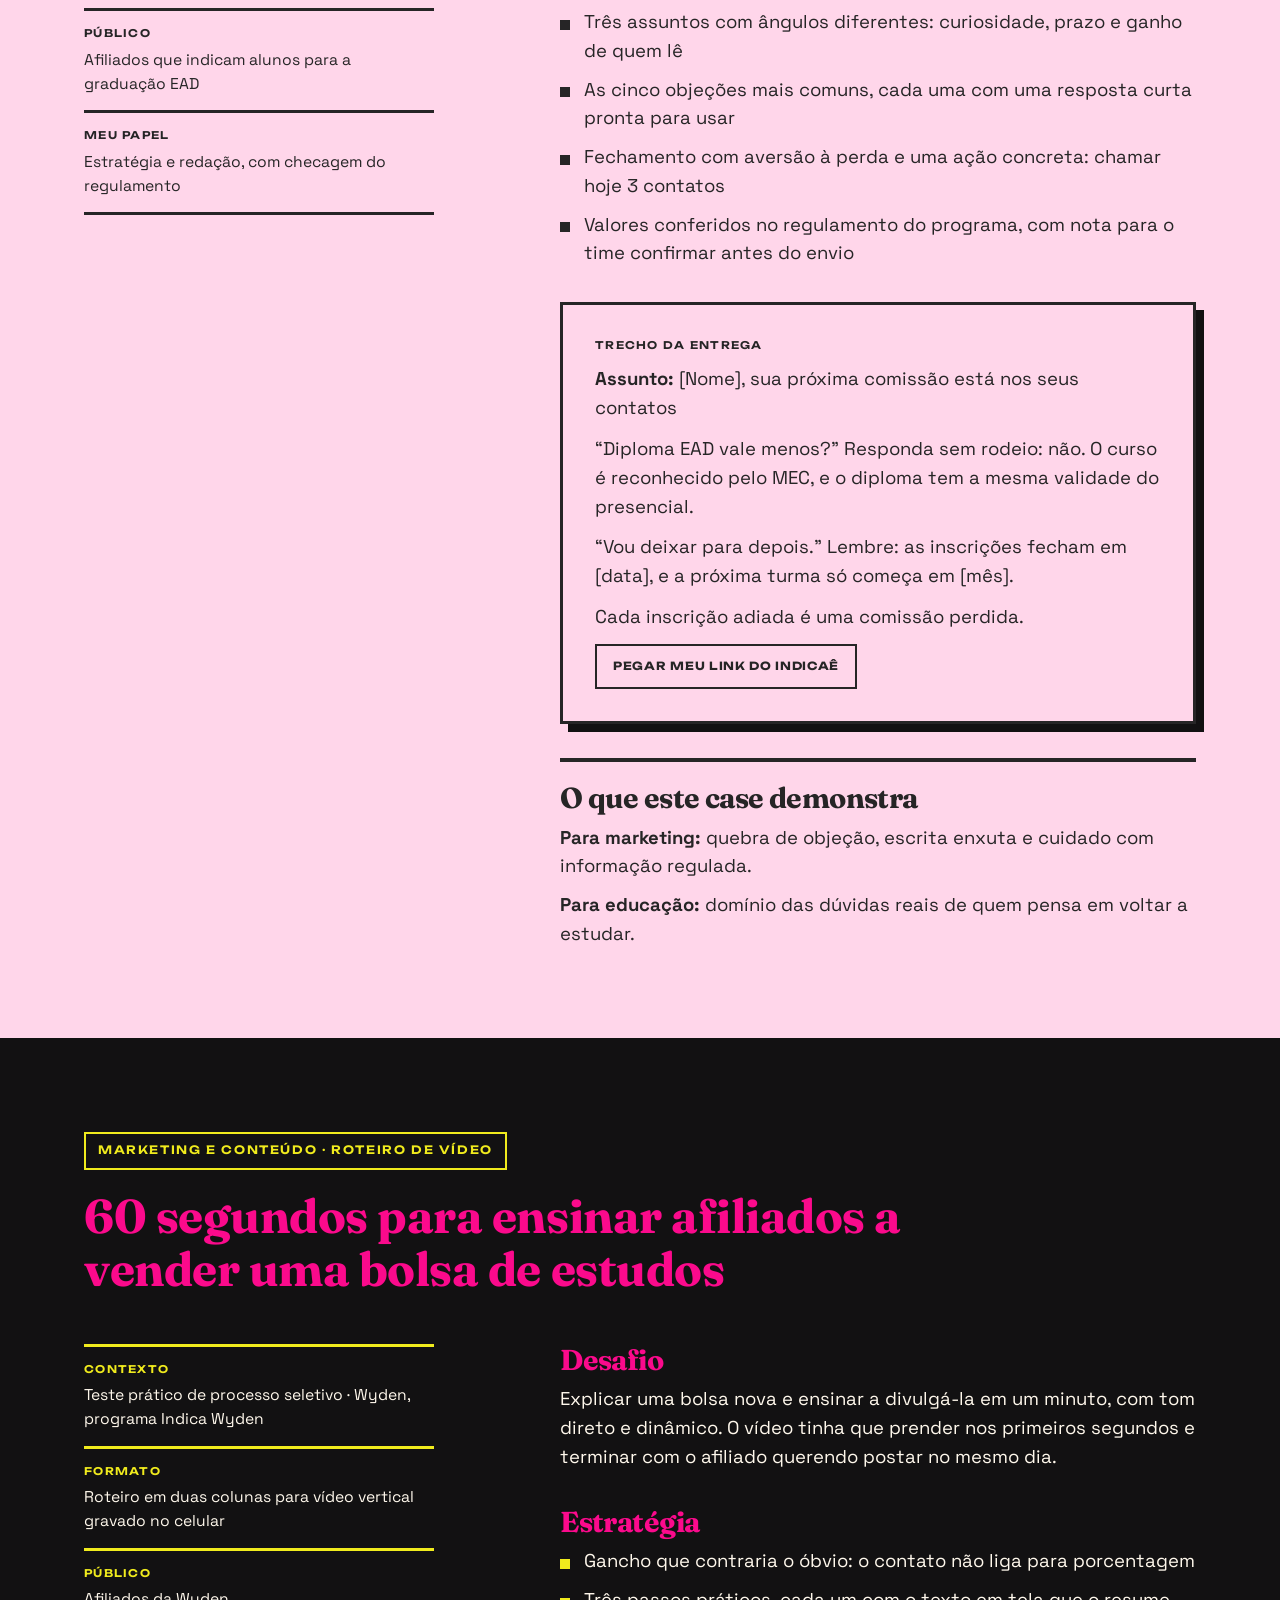
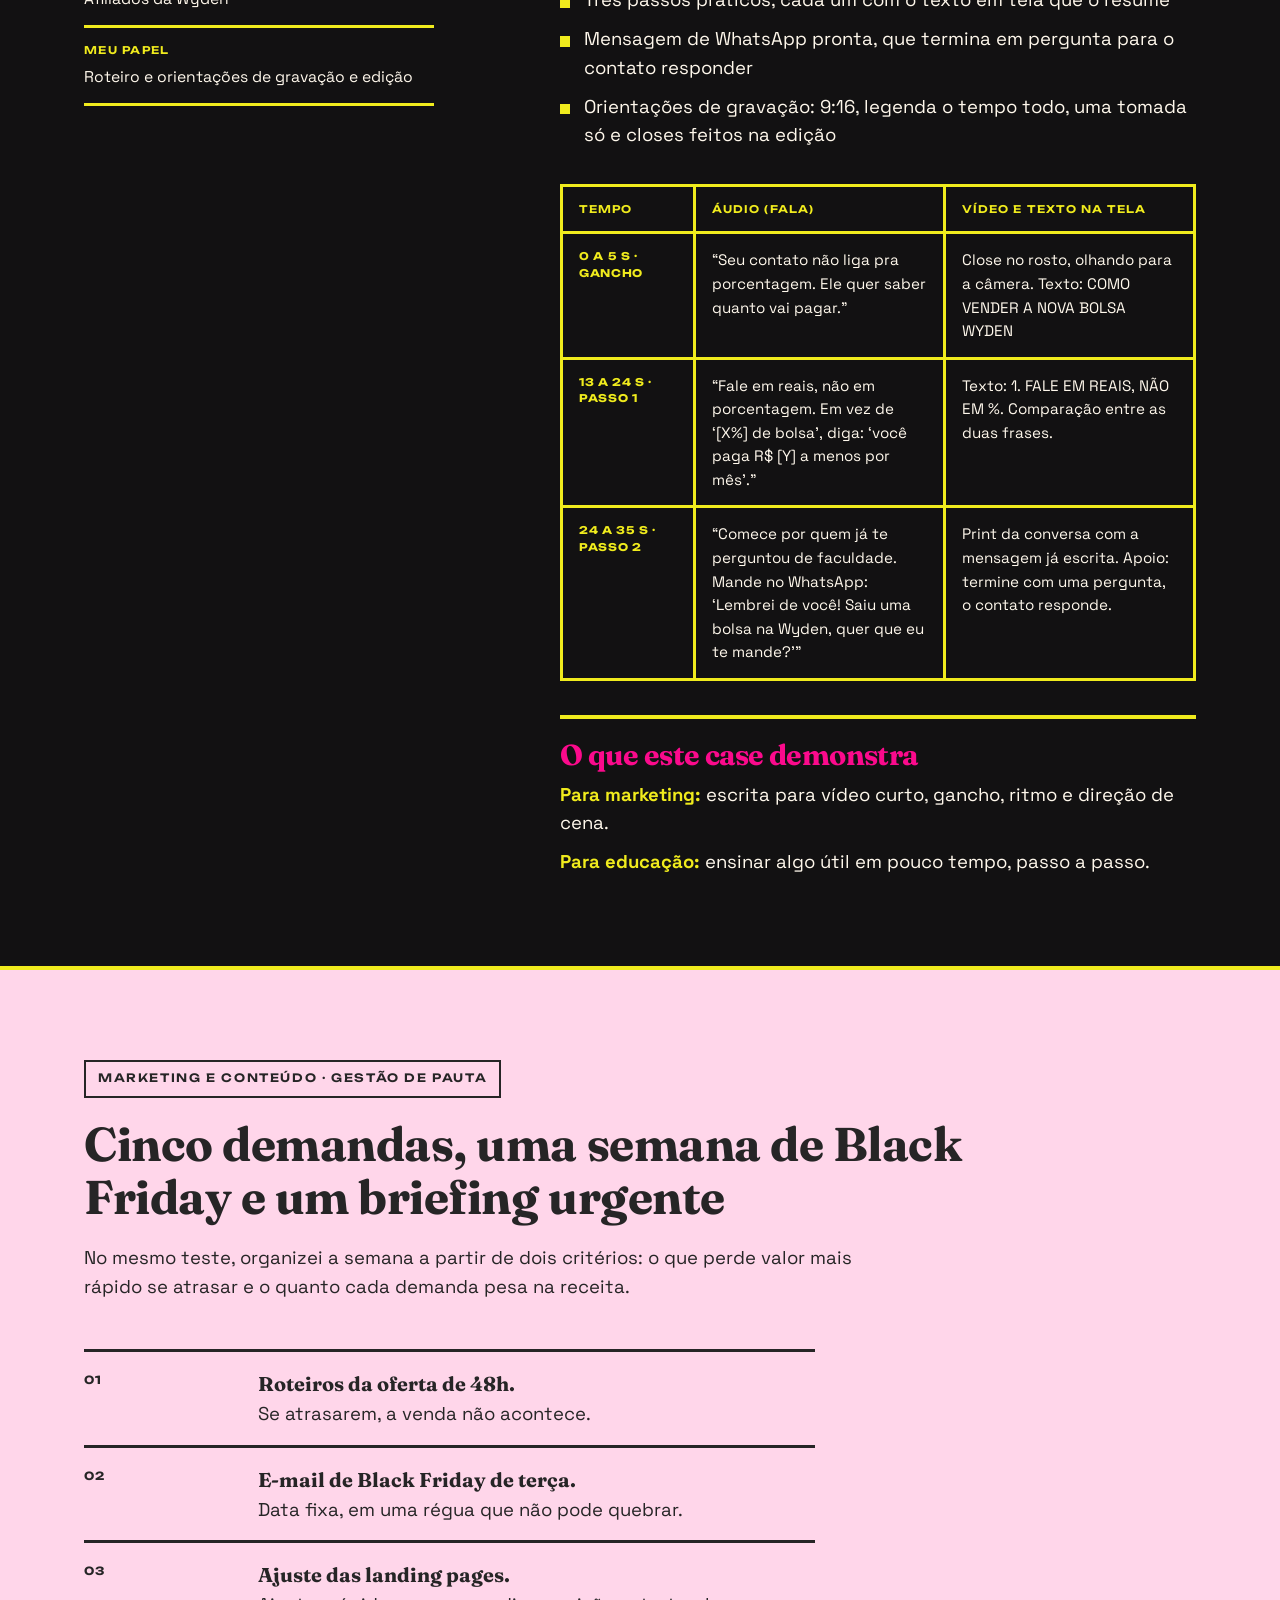
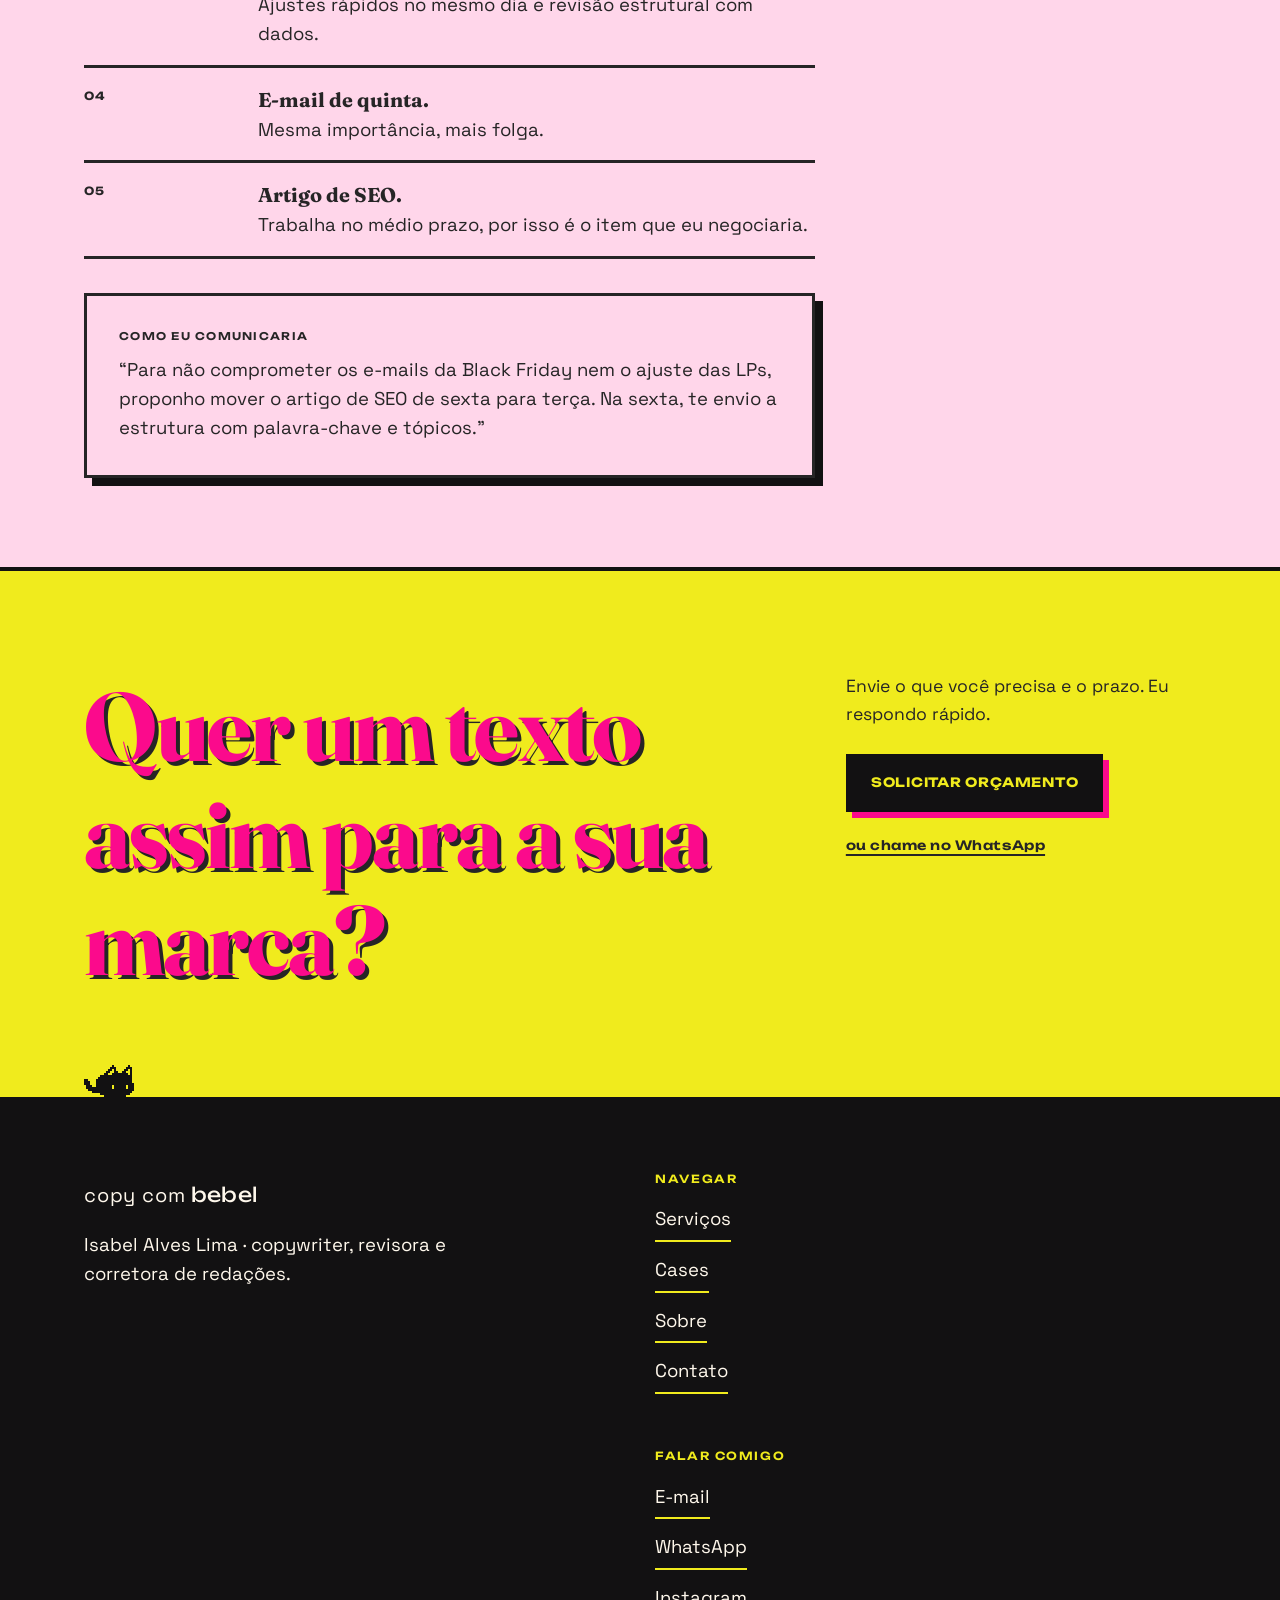
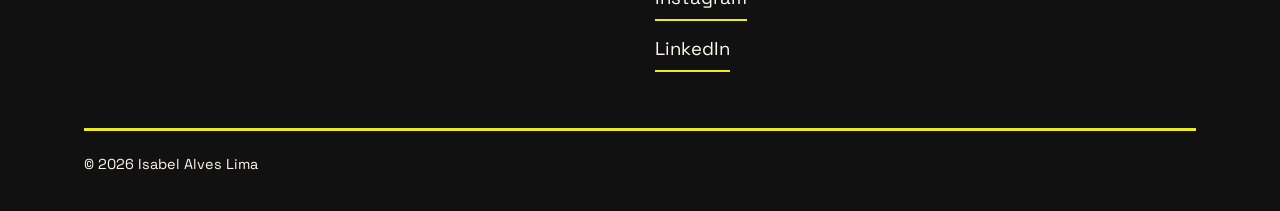
<file: cases.html>
<!DOCTYPE html>
<html lang="pt-BR">
<head>
<meta charset="utf-8">
<meta name="viewport" content="width=device-width, initial-scale=1">
<title>Cases de copy, redação e material didático · Bebel</title>
<link rel="canonical" href="https://copycombebel.com.br/cases.html">
<meta name="description" content="Cases de copywriting, correção de redações e materiais didáticos, com o desafio e as decisões por trás de cada trabalho.">
<meta property="og:title" content="Cases de copy, redação e material didático · Bebel">
<meta property="og:description" content="Cases de copywriting, correção de redações e materiais didáticos, com o desafio e as decisões por trás de cada trabalho.">
<meta property="og:type" content="website">
<meta property="og:locale" content="pt_BR">
<meta name="theme-color" content="#FB0A8C">
<link rel="icon" type="image/svg+xml" href="/favicon.svg">
<link rel="icon" type="image/png" sizes="32x32" href="/favicon-32.png">
<link rel="apple-touch-icon" href="/apple-touch-icon.png">
<meta name="theme-color" content="#FB0A8C">
<link rel="preconnect" href="https://fonts.googleapis.com">
<link rel="preconnect" href="https://fonts.gstatic.com" crossorigin>
<link href="https://fonts.googleapis.com/css2?family=Fraunces:ital,opsz,wght@0,9..144,600..800;1,9..144,600..800&family=Space+Grotesk:wght@300..700&family=Unbounded:wght@300..800&display=swap" rel="stylesheet">
<link rel="stylesheet" href="style.css">
</head>
<body>
<svg width="0" height="0" style="position:absolute" aria-hidden="true" focusable="false">
  <symbol id="faisca" viewBox="0 0 136.7 118.88"><path d="M79.39,74.49c7.3,8.08,11.75,18.79,11.75,30.53h0c0-25.17,20.4-45.57,45.56-45.57h0c-25.16,0-45.56-20.4-45.56-45.57h0c0,11.75-4.45,22.45-11.74,30.53-.86-.77-1.7-1.55-2.52-2.36-10.78-10.78-17.42-25.63-17.42-42.05,0,16.42-6.66,31.27-17.41,42.05C31.29,52.78,16.42,59.44,0,59.44c16.42,0,31.29,6.66,42.05,17.42,10.75,10.76,17.41,25.63,17.41,42.02C59.46,101.23,67.17,85.38,79.39,74.49ZM45.59,73.29c-8.55-8.55-20.37-13.85-33.42-13.85,13.05,0,24.87-5.3,33.42-13.85,8.58-8.55,13.87-20.37,13.87-33.42,0,14.29,6.36,27.09,16.38,35.76-8.05,7.16-18.65,11.52-30.27,11.52h0c11.62,0,22.21,4.36,30.26,11.52-.86.74-1.71,1.51-2.52,2.32-8.55,8.55-13.85,20.38-13.85,33.45C59.46,93.67,54.17,81.84,45.59,73.29Z"/></symbol>
  <symbol id="coracao" viewBox="0 0 89.94 72.95"><path d="M68.87.78c-.42,0-1.42.03-1.84.03-.41.04-1.24.09-1.66.13-.3.04-1.35.21-1.64.24-4.03.7-7.89,2.37-11.17,4.8-3.29,2.44-6.05,5.49-8.23,8.92C39.83,6.15,31.65-.19,21.26,0,11.99-.25,3.52,6.01.92,14.89c-2.03,6.39-.64,13.73,3.66,18.87,10.49,10.95,28.33,28.2,39.08,38.97.27.29.73.3,1.01.01,9.47-8.99,29.35-27.87,38.62-36.67.44-.43,1.1-1.08,1.52-1.54.39-.47,1.04-1.21,1.38-1.72C95.91,19.26,85.52.19,68.87.78ZM44.4,59.95c-5.76-6.22-16.59-17.89-22.08-23.73-1.84-1.95-3.56-3.64-4.34-6.14-2.37-7.06,3.26-14.83,10.81-14.28,6.45-.04,11.25,5.07,13.14,10.9,0,0,.89.95.89.95,1.09,1.21,3.24.8,3.79-.75,1.21-3,3.21-5.78,5.73-7.79,2.38-1.9,5.34-3,8.39-3.1,1.78-.13,3.6.03,5.26.73,6.28,2.52,8.71,10.87,4.66,16.36-.1.14-.46.59-.56.73-.26.27-.6.68-.87.94C63.25,40.82,50.84,53.41,44.4,59.95ZM82.62,32.61c-9.54,9.78-28.32,28.39-38.44,38.59-.94-1.01-16.27-17.27-16.27-17.27,0,0-16.82-17.76-16.82-17.76-.67-.7-2.51-2.63-3.11-3.31-1.56-1.72-2.79-3.78-3.53-5.97C.67,15.83,9.36,3.77,21.17,4.47c7.19-.01,12.94,3.81,16.77,9.3-2.64-1.61-5.7-2.53-9.06-2.44-10.27-.22-17.71,10.3-14.07,19.89.81,2.18,2.21,4.09,3.87,5.65,6.61,6.52,18.53,18.13,25.19,24.62.27.29.74.3,1.02,0l16.2-15.18c1.85-1.75,8.95-8.36,10.65-10.01,5.3-5.08,5.49-13.63.81-19.21-2.76-3.43-7.22-5.33-11.6-5.17-.87,0-1.8.03-2.67.15-3.13.36-6.09,1.62-8.64,3.46,4.14-5.89,10.22-10.08,17.64-10.61.9-.05,2-.09,2.9-.1,1.83.02,3.65.34,5.39.93C86.47,9.67,90.29,23.82,82.62,32.61Z"/><path d="M53.41,27.89h0c-4.85-.06-8.83,3.82-8.89,8.67v.13c.06-4.87-3.8-8.88-8.67-9.01h0c-6.24-.17-9.53,7.35-5.16,11.82l12.58,12.9c.57.59,1.52.6,2.11.02l12.9-12.58C62.76,35.48,59.66,27.88,53.41,27.89Z"/></symbol>
</svg>
<a class="skip" href="#conteudo">Ir para o conteúdo</a>

<!-- 1 · Clássica -->
<header class="sec sec--classica sec--topo">
  <div class="topo">
    <a href="/" class="brand-logo" aria-label="copy com Bebel, página inicial"><span class="logo-prefix">copy com</span> <span class="logo-accent">bebel</span></a>
    <nav class="menu" aria-label="Principal">
      <a href="servicos.html">Serviços</a>
      <a href="cases.html" aria-current="page">Cases</a>
      <a href="sobre.html">Sobre</a>
      <a href="contato.html">Contato</a>
    </nav>
  </div>
</header>

<main id="conteudo" tabindex="-1">
<section class="sec sec--classica sec--hero">
  <div class="hero-int">
    <p class="kicker">Cases</p>
    <h1 class="display">O raciocínio por trás de <span class="mark">cada texto.</span></h1>
    <p class="sub">Materiais didáticos que escrevi em sala de aula, a minha rotina de correção e o teste prático de copy que fiz para as marcas do grupo YDUQS. Em cada um, o desafio, as decisões e um trecho real da entrega.</p>
  </div>
</section>

<!-- Filtros -->
<section class="sec sec--suave" aria-label="Filtrar cases">
  <div class="wrap" style="padding-top:36px;padding-bottom:36px">
    <div class="filtros" role="group" aria-label="Filtrar por área">
      <span class="tag">Filtrar</span>
      <button class="filtro" type="button" data-filtro="todos" aria-pressed="true">Todos</button>
      <button class="filtro" type="button" data-filtro="edu" aria-pressed="false">Educação</button>
      <button class="filtro" type="button" data-filtro="mkt" aria-pressed="false">Marketing e conteúdo</button>
    </div>
  </div>
</section>

<section class="sec sec--noturna cs" id="case-1" data-cat="edu" aria-label="Case 1">
  <div class="wrap grid">
<div class="cs-head"><span class="tag">Educação · 9º ano</span><h2>O avesso da pele no 9º ano: memória, tempo psicológico e racismo em uma apostila de leitura</h2></div><dl class="meta"><div><dt>Contexto</dt><dd>Estágio de docência no Instituto de Aplicação Fernando Rodrigues da Silveira (CAp-UERJ)</dd></div><div><dt>Formato</dt><dd>Apostila do capítulo 9, com 2 trechos, 6 questões, texto teórico de apoio e gabarito</dd></div><div><dt>Público</dt><dd>Estudantes do 9º ano do Ensino Fundamental</dd></div><div><dt>Meu papel</dt><dd>Seleção dos trechos, questões, texto de apoio e gabarito</dd></div></dl><div class="cs-body"><div><h3>Desafio</h3><p>O romance de Jeferson Tenório pula entre épocas o tempo todo e trata de racismo de forma direta. A apostila precisava fazer estudantes de 14 anos acompanharem essa narrativa fragmentada e chegarem ao tema sem que a leitura virasse resumo de enredo.</p></div><div><h3>Estratégia</h3><ul class="lista"><li>Abertura em tom de conversa, que convida a ler “como quem escuta alguém contar algo importante”</li><li>Questões em progressão: entender quem narra, comparar duas cenas, explicar o estereótipo e, por fim, se colocar no lugar do personagem</li><li>Box teórico sobre tempo psicológico com exemplos do dia a dia dos alunos (a aula que não acaba, a música que puxa uma lembrança), com base em Benedito Nunes</li><li>Gabarito com respostas completas, para o professor aplicar e corrigir com segurança</li></ul></div><figure class="trecho" style="margin:0"><figcaption class="rot-label">Trecho da entrega · questão 2b</figcaption><p class="perg">O que a cena do consultório e a cena da lembrança têm em comum? Pense em quem está diante de Henrique, no que essas pessoas querem saber e em como ele reage.</p><p class="gab"><strong>Gabarito:</strong> Nas duas, ele está sentado diante de adultos com autoridade (os terapeutas; o diretor e a supervisora) que querem entender o que há de errado com ele. Nas duas, ele sente que essas pessoas não entendem a realidade que ele vive e, por isso, se fecha e fica calado.</p></figure><div class="demonstra"><h3>O que este case demonstra</h3><p><strong>Para educação:</strong> leitura literária com temas sensíveis, elaboração de itens em progressão e gabarito comentado.</p><p><strong>Para marketing:</strong> traduzir um conteúdo difícil para um público específico, com exemplos que ele reconhece na própria rotina.</p></div></div>
  </div>
</section>

<section class="sec sec--suave cs" id="case-2" data-cat="edu" aria-label="Case 2">
  <div class="wrap grid">
<div class="cs-head"><span class="tag">Educação · 3º ano do Ensino Médio</span><h2>Gramática que nasce do texto: regência verbal em Clarice Lispector e em Luanda, Lisboa, Paraíso</h2></div><dl class="meta"><div><dt>Contexto</dt><dd>Estágio de docência no CAp-UERJ, com coautoria da professora regente no material de Clarice</dd></div><div><dt>Formato</dt><dd>Dois materiais: unidade sobre a crônica “Se eu fosse eu” (3 questões e quadro de regência) e 7 questões sobre a carta de Glória, no capítulo XVIII do romance de Djaimilia Pereira de Almeida</dd></div><div><dt>Público</dt><dd>Estudantes do 3º ano do Ensino Médio</dd></div><div><dt>Meu papel</dt><dd>Questões, texto teórico, quadro de regência e gabarito</dd></div></dl><div class="cs-body"><div><h3>Desafio</h3><p>Regência verbal costuma ser ensinada como lista de regras soltas. A proposta era mostrar que a escolha de uma preposição muda o sentido, e que isso aparece na própria literatura que os alunos estão lendo.</p></div><div><h3>Estratégia</h3><ul class="lista"><li>Cada questão de gramática parte de um trecho da obra e termina em uma pergunta sobre sentido</li><li>Interpretação e gramática no mesmo material: a carência da família, a presença de Glória à distância e a oralidade do português de Angola</li><li>Quadro de regência com exemplos reescritos a partir da crônica, para o aluno consultar</li><li>Gabarito que justifica cada resposta, não só a confirma</li></ul></div><figure class="trecho" style="margin:0"><figcaption class="rot-label">Luanda, Lisboa, Paraíso · questão 6</figcaption><p class="perg">Explique a diferença de sentido entre “precisar de” (transitivo indireto) e “precisar” (transitivo direto).</p><p class="gab"><strong>Gabarito:</strong> Precisar de algo indica necessidade. Como transitivo direto, precisar assume o sentido de determinar com exatidão, de tornar preciso.</p></figure><figure class="trecho" style="margin:0"><figcaption class="rot-label">Se eu fosse eu · questão 3a</figcaption><p class="perg">Clarice aspirava ____ produção de uma reflexão sincera sobre si mesma.</p><p class="gab"><strong>Gabarito:</strong> à. No sentido de desejar, aspirar é transitivo indireto e pede a preposição “a”. Diante de palavra feminina, preposição e artigo se juntam: a + a = à.</p></figure><div class="demonstra"><h3>O que este case demonstra</h3><p><strong>Para educação:</strong> gramática contextualizada, domínio de norma-padrão e literatura de língua portuguesa contemporânea.</p><p><strong>Para marketing:</strong> precisão de revisora. Sei por que cada palavra está ali e o que muda quando ela sai.</p></div></div>
  </div>
</section>

<section class="sec sec--classica cs" id="case-3" data-cat="edu" aria-label="Case 3">
  <div class="wrap grid">
<div class="cs-topo3"><div class="cs-head"><span class="tag">Educação · Correção de redações</span><h2>Correção de redações do 6º ano ao Enem e à UERJ, com feedback que o aluno consegue usar</h2><p>Corrijo pelos critérios de cada exame ou da escola, em plataformas de correção. O feedback abre com o que o texto já faz bem e, em seguida, aponta os problemas com o trecho, a troca sugerida e um caminho prático para a próxima redação.</p></div><div class="cs-n"><span class="cs-num">~300</span><span class="cs-num-leg">redações corrigidas por mês</span></div></div><p class="ex-label">Exemplo 1 · Ensino Médio, modelo Enem</p>
<div class="ex">
  <figure class="img"><a href="assets/redacao-corrigida.webp" target="_blank" rel="noopener" aria-label="Abrir a imagem em tamanho maior"><img src="assets/redacao-corrigida.webp" width="832" height="812" loading="lazy" alt="Redação manuscrita sobre automedicação, com as marcações de correção por competência"></a><figcaption>Redação modelo Enem sobre automedicação e saúde pública, com as marcações por competência. Toque na imagem para ampliar.</figcaption></figure>
  <div class="fb"><span class="rot-label">O feedback que escrevi</span><p>[Nome do aluno], você abriu o texto com o SUS e a facilidade de acesso a medicamentos, o que mostra que você enxergou o ponto de partida do problema. Também usou a novela “Três Graças” e a série “Teen Wolf” como repertório e organizou o texto em quatro parágrafos, com conectivos variados, como “Entretanto”, “Nesse viés”, “Além disso” e “De forma análoga”.</p><p>Por outro lado, o texto se afasta do tema. O foco são os impactos da automedicação na saúde pública, mas o terceiro parágrafo trata da perda de laços afetivos e das famílias, e a ligação com o SUS fica sem explicação. A frase “gerando desentendimentos maternais” não tem sustentação, pois o texto não mostra por que a automedicação de idosos causaria conflitos entre mães e filhos. O repertório de “Teen Wolf” parece forçado, porque a perda de sanidade do personagem não se relaciona de forma clara com a automedicação. Use o Texto I, que cita o risco de dependência física e psicológica com ansiolíticos e opioides, para sustentar o argumento sobre os idosos, e mostre o efeito no sistema público, como internações por intoxicação e a sobrecarga dos hospitais. Em “O uso decorrente de comprovante médico reverterá a situação atual”, falta explicar como o comprovante resolve o problema. Algumas frases também ficaram sem sentido completo.</p><p>Alguns conectivos precisam de troca. Troque “Assim,” por “Dessa forma,”, “Logo,” no terceiro parágrafo por “Dessa forma,” e “Por consequência,” por “Com isso,”, pois nenhum deles introduz uma conclusão lógica. As palavras “perda”, “afetivos”, “remédios” e “público” se repetem e podem ser trocadas.</p></div>
</div><p class="ex-label">Exemplo 2 · 6º ano do Ensino Fundamental</p>
<div class="ex ex--inv">
  <figure class="img"><a href="assets/redacao-6ano.webp" target="_blank" rel="noopener" aria-label="Abrir a imagem em tamanho maior"><img src="assets/redacao-6ano.webp" width="577" height="662" loading="lazy" alt="Redação manuscrita de aluna do 6º ano, com as marcações de correção"></a><figcaption>Redação do 6º ano com as marcações de correção. Toque na imagem para ampliar.</figcaption></figure>
  <div class="fb"><span class="rot-label">O feedback que escrevi</span><p>[Nome da aluna], sua redação foi muito bem construída: você pegou o personagem Gui e criou um conflito duplo muito interessante: o crescimento físico que ele não queria e a pressão para mudar de amigos e “se encaixar”. O desfecho, mostrando que ele amadureceu e aprendeu a ter amigos sem precisar fingir ser quem não é, é uma reflexão bem madura sobre o tema. Parabéns pela originalidade!</p><p>Por outro lado, o texto muda de tempo verbal várias vezes sem motivo, misturando presente e passado na mesma história. Por exemplo: “mora um homem” deveria ser “morava um homem”; “ele é muito triste” deveria ser “ele era muito triste”; “ele só tem 13 anos” deveria ser “ele só tinha 13 anos”; “os amigos chamam ele de girafa” deveria ser “os amigos chamavam ele de girafa”; e “seus amigos gostam de brincar... Gui gosta de ficar no celular” deveria ser “seus amigos gostavam... Gui gostava”. Como você contou a história como algo que já aconteceu, o ideal é manter tudo no passado do início ao fim, sem pular para o presente no meio do texto.</p></div>
</div><div class="cs-body" style="grid-column:1 / span 8"><div class="demonstra"><h3>O que este case demonstra</h3><p><strong>Para educação:</strong> domínio da matriz do Enem e feedback que o aluno consegue aplicar na redação seguinte.</p><p><strong>Para marketing:</strong> olho de revisora para tema, argumento sem sustentação, repetição e conectivo mal usado.</p></div></div>
  </div>
</section>

<section class="sec sec--noturna cs" id="case-4" data-cat="mkt" aria-label="Case 4">
  <div class="wrap grid">
<p class="nota-grupo">Os quatro cases a seguir são do teste prático do processo seletivo da Saber em Rede para as marcas do grupo YDUQS. Os campos entre colchetes eram dados a confirmar com o time.</p><div class="cs-head"><span class="tag">Marketing e conteúdo · E-mail marketing</span><h2>Régua de Black Friday em 4 disparos para mobilizar uma rede de afiliados</h2></div><dl class="meta"><div><dt>Contexto</dt><dd>Teste prático de processo seletivo · Saber em Rede, para marcas do grupo YDUQS</dd></div><div><dt>Formato</dt><dd>Mapa da régua (4 semanas de novembro) e e-mail completo do disparo 4</dd></div><div><dt>Público</dt><dd>Afiliados que captam alunos para as marcas do grupo</dd></div><div><dt>Meu papel</dt><dd>Estratégia da régua, segmentação, métricas e redação</dd></div></dl><div class="cs-body"><div><h3>Desafio</h3><p>O briefing pedia uma régua de captação de alunos. Mas quem recebe os e-mails é o afiliado, não o aluno. A régua precisava ativar, equipar e mobilizar essa rede durante o mês inteiro, respeitando o posicionamento de cada marca.</p></div><div><h3>A régua</h3><ol class="regua"><li><b>Semana 1</b><div><strong>Esquenta</strong><br>Reativar a base e pedir a confirmação de participação. CTA: Quero participar.</div></li><li><b>Semana 2</b><div><strong>Oferta</strong><br>Revelar o desconto ancorado na autoridade da marca. CTA: Baixar meu kit.</div></li><li><b>Semana 3</b><div><strong>Objeções</strong><br>Cases de afiliados e respostas para preço e formato. CTA: Ver respostas prontas.</div></li><li><b>Semana 4</b><div><strong>Última chamada</strong><br>Prazo das 23h59, ações para as próximas horas e teste A/B no assunto.</div></li></ol></div><div><h3>Decisões que importam</h3><ul class="lista"><li>Tom por marca: preço e flexibilidade em Estácio e Wyden; “condições especiais de ingresso” em Ibmec e IDOMED, para preservar o posicionamento premium</li><li>Duas jornadas acompanhadas ao mesmo tempo: a do afiliado e a dos contatos dele</li><li>Uma métrica de sucesso por disparo e segmentação a partir do comportamento na semana anterior</li><li>Envio às 7h e reenvio às 15h para quem não abriu, com o assunto vencedor do A/B</li></ul></div><figure class="trecho" style="margin:0"><figcaption class="rot-label">Trecho da entrega · disparo 4</figcaption><p><strong>Assunto A:</strong> [Nome], a Black Friday acaba hoje às 23h59<br><strong>Assunto B:</strong> [Nome], última chance de vender com desconto: até 23h59</p><p>Hoje, às 23h59, o desconto sai do ar. Até lá, cada mensagem sua pode virar uma matrícula.</p><p>O teste A/B isola uma única variável: a versão A fala da urgência da oferta, a B fala do ganho do afiliado.</p><span class="falso-btn">Pegar meu material e postar agora</span></figure><div class="demonstra"><h3>O que este case demonstra</h3><p><strong>Para marketing:</strong> pensamento de funil, segmentação, teste A/B e leitura atenta do briefing.</p><p><strong>Para educação:</strong> conhecimento de captação de alunos e do posicionamento de diferentes instituições de ensino.</p></div></div>
  </div>
</section>

<section class="sec sec--suave cs" id="case-5" data-cat="mkt" aria-label="Case 5">
  <div class="wrap grid">
<div class="cs-head"><span class="tag">Marketing e conteúdo · E-mail de conversão</span><h2>Reta final de inscrições: um e-mail que entrega ao afiliado a resposta para cada objeção</h2></div><dl class="meta"><div><dt>Contexto</dt><dd>Teste prático de processo seletivo · Estácio, programa de afiliados Indicaê</dd></div><div><dt>Formato</dt><dd>3 opções de assunto e corpo de até 200 palavras com CTA</dd></div><div><dt>Público</dt><dd>Afiliados que indicam alunos para a graduação EAD</dd></div><div><dt>Meu papel</dt><dd>Estratégia e redação, com checagem do regulamento</dd></div></dl><div class="cs-body"><div><h3>Desafio</h3><p>Quebrar objeções e criar urgência em até 200 palavras. Como o leitor é o afiliado, o e-mail não podia só listar benefícios do curso: ele precisava dar ao afiliado o que dizer para quem ainda está em dúvida.</p></div><div><h3>Estratégia</h3><ul class="lista"><li>Três assuntos com ângulos diferentes: curiosidade, prazo e ganho de quem lê</li><li>As cinco objeções mais comuns, cada uma com uma resposta curta pronta para usar</li><li>Fechamento com aversão à perda e uma ação concreta: chamar hoje 3 contatos</li><li>Valores conferidos no regulamento do programa, com nota para o time confirmar antes do envio</li></ul></div><figure class="trecho" style="margin:0"><figcaption class="rot-label">Trecho da entrega</figcaption><p><strong>Assunto:</strong> [Nome], sua próxima comissão está nos seus contatos</p><p>“Diploma EAD vale menos?” Responda sem rodeio: não. O curso é reconhecido pelo MEC, e o diploma tem a mesma validade do presencial.</p><p>“Vou deixar para depois.” Lembre: as inscrições fecham em [data], e a próxima turma só começa em [mês].</p><p>Cada inscrição adiada é uma comissão perdida.</p><span class="falso-btn">Pegar meu link do Indicaê</span></figure><div class="demonstra"><h3>O que este case demonstra</h3><p><strong>Para marketing:</strong> quebra de objeção, escrita enxuta e cuidado com informação regulada.</p><p><strong>Para educação:</strong> domínio das dúvidas reais de quem pensa em voltar a estudar.</p></div></div>
  </div>
</section>

<section class="sec sec--noturna cs" id="case-6" data-cat="mkt" aria-label="Case 6">
  <div class="wrap grid">
<div class="cs-head"><span class="tag">Marketing e conteúdo · Roteiro de vídeo</span><h2>60 segundos para ensinar afiliados a vender uma bolsa de estudos</h2></div><dl class="meta"><div><dt>Contexto</dt><dd>Teste prático de processo seletivo · Wyden, programa Indica Wyden</dd></div><div><dt>Formato</dt><dd>Roteiro em duas colunas para vídeo vertical gravado no celular</dd></div><div><dt>Público</dt><dd>Afiliados da Wyden</dd></div><div><dt>Meu papel</dt><dd>Roteiro e orientações de gravação e edição</dd></div></dl><div class="cs-body"><div><h3>Desafio</h3><p>Explicar uma bolsa nova e ensinar a divulgá-la em um minuto, com tom direto e dinâmico. O vídeo tinha que prender nos primeiros segundos e terminar com o afiliado querendo postar no mesmo dia.</p></div><div><h3>Estratégia</h3><ul class="lista"><li>Gancho que contraria o óbvio: o contato não liga para porcentagem</li><li>Três passos práticos, cada um com o texto em tela que o resume</li><li>Mensagem de WhatsApp pronta, que termina em pergunta para o contato responder</li><li>Orientações de gravação: 9:16, legenda o tempo todo, uma tomada só e closes feitos na edição</li></ul></div><div class="cs-wide"><div class="roteiro"><div class="rot rot--h"><div>Tempo</div><div>Áudio (fala)</div><div>Vídeo e texto na tela</div></div><div class="rot"><div class="t">0 a 5 s · gancho</div><div>“Seu contato não liga pra porcentagem. Ele quer saber quanto vai pagar.”</div><div>Close no rosto, olhando para a câmera. Texto: COMO VENDER A NOVA BOLSA WYDEN</div></div><div class="rot"><div class="t">13 a 24 s · passo 1</div><div>“Fale em reais, não em porcentagem. Em vez de ‘[X%] de bolsa’, diga: ‘você paga R$ [Y] a menos por mês’.”</div><div>Texto: 1. FALE EM REAIS, NÃO EM %. Comparação entre as duas frases.</div></div><div class="rot"><div class="t">24 a 35 s · passo 2</div><div>“Comece por quem já te perguntou de faculdade. Mande no WhatsApp: ‘Lembrei de você! Saiu uma bolsa na Wyden, quer que eu te mande?’”</div><div>Print da conversa com a mensagem já escrita. Apoio: termine com uma pergunta, o contato responde.</div></div></div></div><div class="demonstra"><h3>O que este case demonstra</h3><p><strong>Para marketing:</strong> escrita para vídeo curto, gancho, ritmo e direção de cena.</p><p><strong>Para educação:</strong> ensinar algo útil em pouco tempo, passo a passo.</p></div></div>
  </div>
</section>

<section class="sec sec--suave cs" id="case-7" data-cat="mkt" aria-label="Case 7">
  <div class="wrap grid">
<div class="cs-head"><span class="tag">Marketing e conteúdo · Gestão de pauta</span><h2>Cinco demandas, uma semana de Black Friday e um briefing urgente</h2><p>No mesmo teste, organizei a semana a partir de dois critérios: o que perde valor mais rápido se atrasar e o quanto cada demanda pesa na receita.</p></div><div class="cs-body" style="grid-column:1 / span 8"><ol class="regua"><li><b>01</b><div><strong>Roteiros da oferta de 48h.</strong><br>Se atrasarem, a venda não acontece.</div></li><li><b>02</b><div><strong>E-mail de Black Friday de terça.</strong><br>Data fixa, em uma régua que não pode quebrar.</div></li><li><b>03</b><div><strong>Ajuste das landing pages.</strong><br>Ajustes rápidos no mesmo dia e revisão estrutural com dados.</div></li><li><b>04</b><div><strong>E-mail de quinta.</strong><br>Mesma importância, mais folga.</div></li><li><b>05</b><div><strong>Artigo de SEO.</strong><br>Trabalha no médio prazo, por isso é o item que eu negociaria.</div></li></ol><figure class="trecho" style="margin:0"><figcaption class="rot-label">Como eu comunicaria</figcaption><p>“Para não comprometer os e-mails da Black Friday nem o ajuste das LPs, proponho mover o artigo de SEO de sexta para terça. Na sexta, te envio a estrutura com palavra-chave e tópicos.”</p></figure></div>
  </div>
</section>

<!-- Chamada -->
<section class="sec sec--invertida" id="chamada" aria-labelledby="t-chamada">
  <div class="wrap grid">
    <div class="esq">
      <h2 class="display" id="t-chamada">Quer um texto assim para a sua marca?</h2>
    </div>
    <div class="dir">
      <p>Envie o que você precisa e o prazo. Eu respondo rápido.</p>
      <div class="chamada__acoes">
        <a class="btn btn--preto" href="contato.html">Solicitar orçamento</a>
        <a class="wpp-link" href="https://wa.me/5521978802678?text=Oi%20Bebel!%20Vim%20pelo%20site%20e%20queria%20conversar%20sobre%20um%20projeto." target="_blank" rel="noopener noreferrer">ou chame no WhatsApp</a>
      </div>
    </div>
  </div>
</section>
</main>

<footer class="sec sec--noturna rodape">
  <img class="gato" src="assets/gatinho.png" alt="" width="25" height="16">
  <div class="wrap grid">
    <div class="nome">
      <a href="/" class="brand-logo" aria-label="copy com Bebel, página inicial"><span class="logo-prefix">copy com</span> <span class="logo-accent">bebel</span></a>
      <p>Isabel Alves Lima · copywriter, revisora e corretora de redações.</p>
    </div>
    <div class="col">
      <h3>Navegar</h3>
      <ul>
        <li><a href="servicos.html">Serviços</a></li>
        <li><a href="cases.html">Cases</a></li>
        <li><a href="sobre.html">Sobre</a></li>
        <li><a href="contato.html">Contato</a></li>
      </ul>
    </div>
    <div class="col">
      <h3>Falar comigo</h3>
      <ul>
        <li><a href="mailto:alvesisabel.contato@gmail.com">E-mail</a></li>
        <li><a href="https://wa.me/5521978802678?text=Oi%20Bebel!%20Vim%20pelo%20site%20e%20queria%20conversar%20sobre%20um%20projeto." target="_blank" rel="noopener noreferrer">WhatsApp</a></li>
        <li><a href="https://www.instagram.com/copycombebel" target="_blank" rel="noopener noreferrer">Instagram</a></li>
        <li><a href="https://www.linkedin.com/in/isabel-alves-lima/" target="_blank" rel="noopener noreferrer">LinkedIn</a></li>
      </ul>
    </div>
    <p class="fim">© 2026 Isabel Alves Lima</p>
  </div>
</footer>
<script>
(function(){
  var botoes=document.querySelectorAll('.filtro');
  var secs=Array.prototype.slice.call(document.querySelectorAll('.cs'));
  function aplicar(f){
    secs.forEach(function(s){ s.hidden=!(f==='todos'||s.getAttribute('data-cat')===f); });
    botoes.forEach(function(b){b.setAttribute('aria-pressed',b.getAttribute('data-filtro')===f?'true':'false');});
  }
  botoes.forEach(function(b){b.addEventListener('click',function(){aplicar(b.getAttribute('data-filtro'));});});
})();
</script>
<a class="wpp" href="https://wa.me/5521978802678?text=Oi%20Bebel!%20Vim%20pelo%20site%20e%20queria%20conversar%20sobre%20um%20projeto." target="_blank" rel="noopener noreferrer" aria-label="Falar no WhatsApp">
  <svg viewBox="0 0 24 24" aria-hidden="true" focusable="false"><path d="M17.472 14.382c-.297-.149-1.758-.867-2.03-.967-.273-.099-.471-.148-.67.15-.197.297-.767.966-.94 1.164-.173.199-.347.223-.644.075-.297-.15-1.255-.463-2.39-1.475-.883-.788-1.48-1.761-1.653-2.059-.173-.297-.018-.458.13-.606.134-.133.298-.347.446-.52.149-.174.198-.298.298-.497.099-.198.05-.371-.025-.52-.075-.149-.669-1.612-.916-2.207-.242-.579-.487-.5-.669-.51-.173-.008-.371-.01-.57-.01-.198 0-.52.074-.792.372-.272.297-1.04 1.016-1.04 2.479 0 1.462 1.065 2.875 1.213 3.074.149.198 2.096 3.2 5.077 4.487.709.306 1.262.489 1.694.625.712.227 1.36.195 1.871.118.571-.085 1.758-.719 2.006-1.413.248-.694.248-1.289.173-1.413-.074-.124-.272-.198-.57-.347m-5.421 7.403h-.004a9.87 9.87 0 01-5.031-1.378l-.361-.214-3.741.982.998-3.648-.235-.374a9.86 9.86 0 01-1.51-5.26c.001-5.45 4.436-9.884 9.888-9.884 2.64 0 5.122 1.03 6.988 2.898a9.825 9.825 0 012.893 6.994c-.003 5.45-4.437 9.884-9.885 9.884m8.413-18.297A11.815 11.815 0 0012.05 0C5.495 0 .16 5.335.157 11.892c0 2.096.547 4.142 1.588 5.945L.057 24l6.305-1.654a11.882 11.882 0 005.683 1.448h.005c6.554 0 11.89-5.335 11.893-11.893a11.821 11.821 0 00-3.48-8.413Z"/></svg>
  <span class="wpp__tag" aria-hidden="true">Falar no WhatsApp</span>
</a>
<script src="assets/extras.js" defer></script>
</body>
</html>
</file>
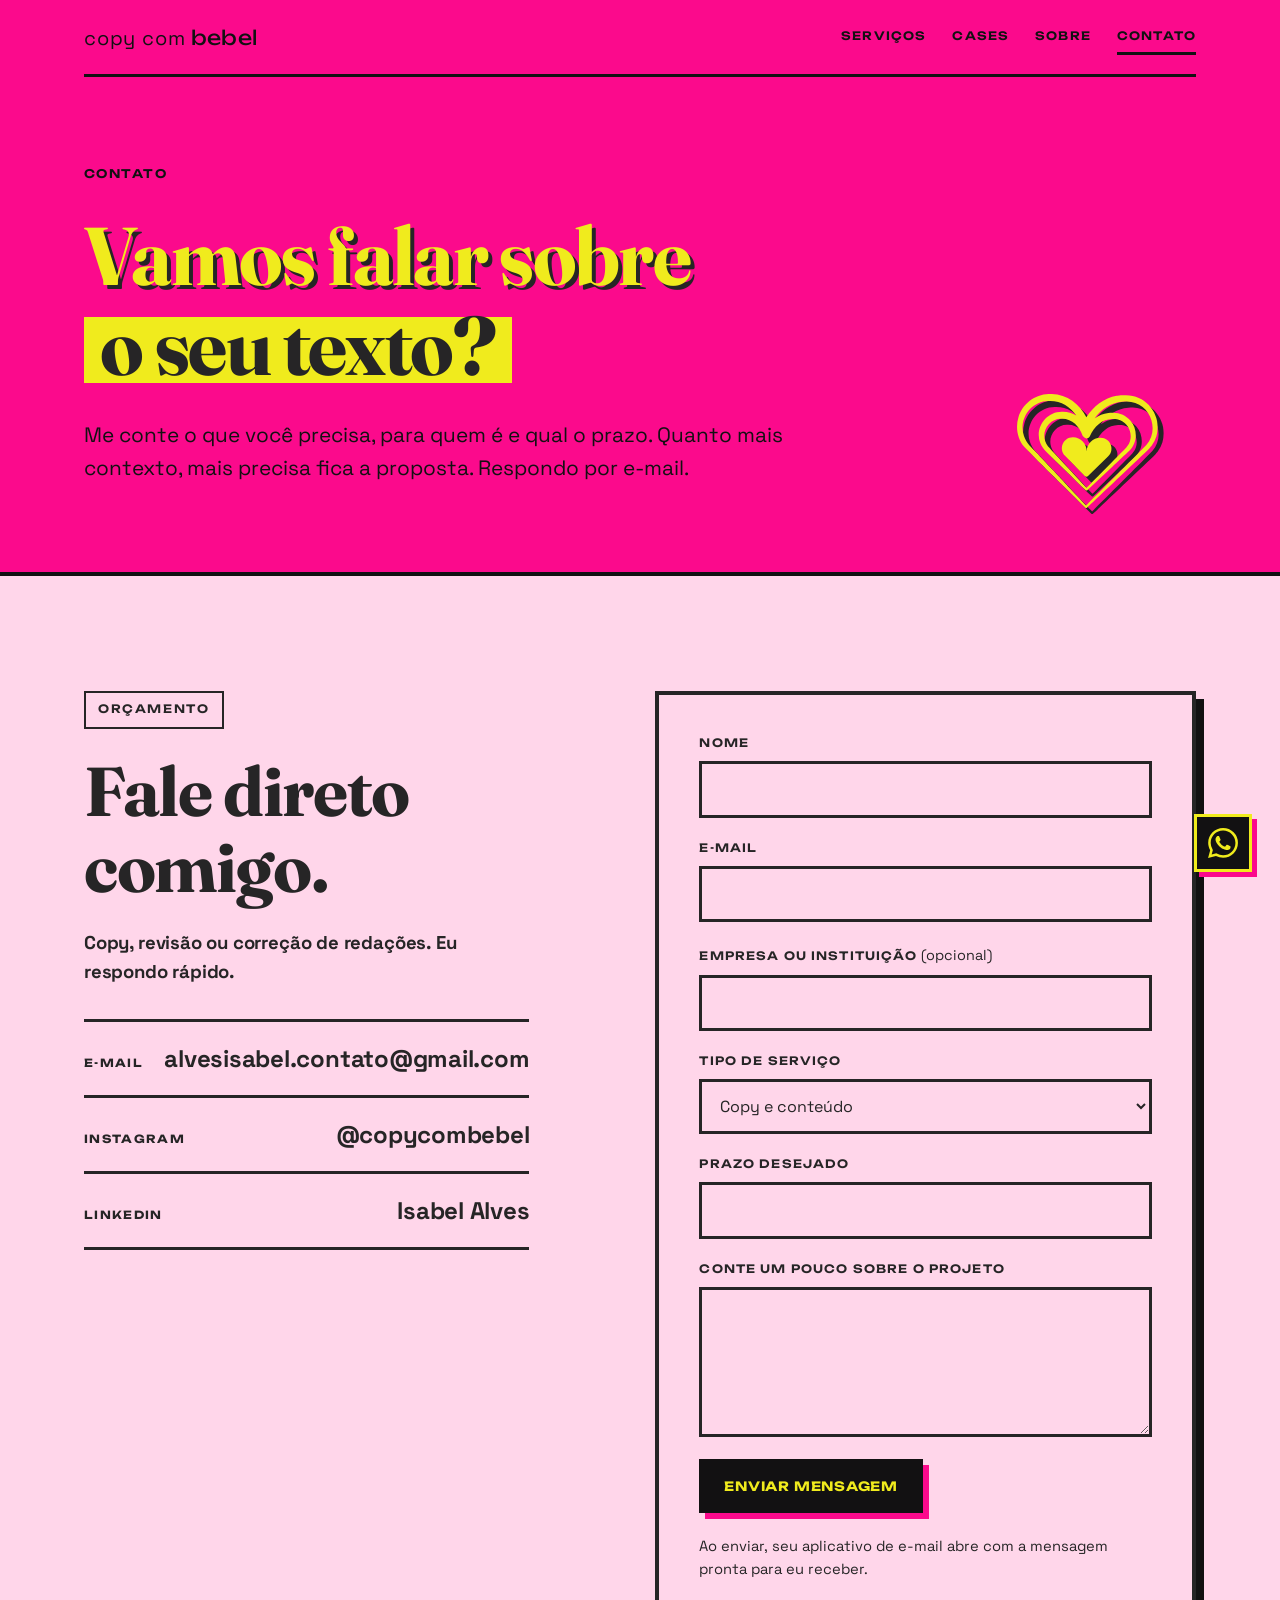
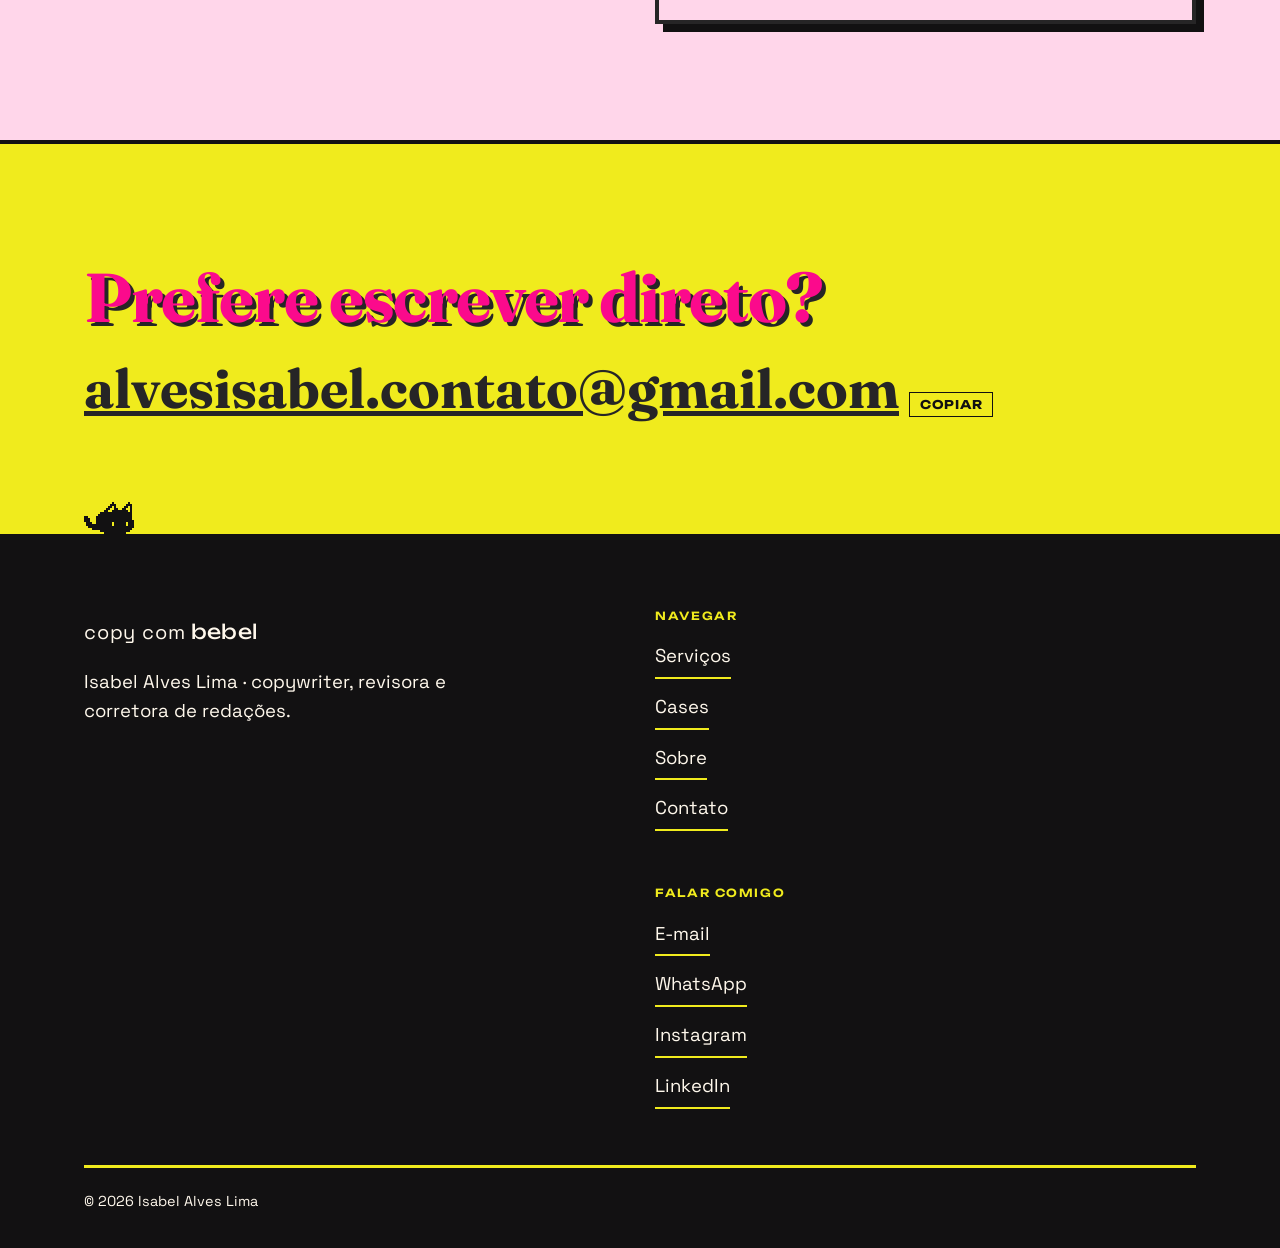
<file: contato.html>
<!DOCTYPE html>
<html lang="pt-BR">
<head>
<meta charset="utf-8">
<meta name="viewport" content="width=device-width, initial-scale=1">
<title>Peça um orçamento de copy ou revisão · Isabel Alves Lima</title>
<link rel="canonical" href="https://copycombebel.com.br/contato.html">
<meta name="description" content="Peça um orçamento de copywriting, revisão de textos ou correção de redações. Resposta por e-mail.">
<meta property="og:title" content="Peça um orçamento de copy ou revisão · Isabel Alves Lima">
<meta property="og:description" content="Peça um orçamento de copywriting, revisão de textos ou correção de redações. Resposta por e-mail.">
<meta property="og:type" content="website">
<meta property="og:locale" content="pt_BR">
<meta name="theme-color" content="#FB0A8C">
<link rel="icon" type="image/svg+xml" href="/favicon.svg">
<link rel="icon" type="image/png" sizes="32x32" href="/favicon-32.png">
<link rel="apple-touch-icon" href="/apple-touch-icon.png">
<meta name="theme-color" content="#FB0A8C">
<link rel="preconnect" href="https://fonts.googleapis.com">
<link rel="preconnect" href="https://fonts.gstatic.com" crossorigin>
<link href="https://fonts.googleapis.com/css2?family=Fraunces:ital,opsz,wght@0,9..144,600..800;1,9..144,600..800&family=Space+Grotesk:wght@300..700&family=Unbounded:wght@300..800&display=swap" rel="stylesheet">
<link rel="stylesheet" href="style.css">
</head>
<body>
<svg width="0" height="0" style="position:absolute" aria-hidden="true" focusable="false">
  <symbol id="faisca" viewBox="0 0 136.7 118.88"><path d="M79.39,74.49c7.3,8.08,11.75,18.79,11.75,30.53h0c0-25.17,20.4-45.57,45.56-45.57h0c-25.16,0-45.56-20.4-45.56-45.57h0c0,11.75-4.45,22.45-11.74,30.53-.86-.77-1.7-1.55-2.52-2.36-10.78-10.78-17.42-25.63-17.42-42.05,0,16.42-6.66,31.27-17.41,42.05C31.29,52.78,16.42,59.44,0,59.44c16.42,0,31.29,6.66,42.05,17.42,10.75,10.76,17.41,25.63,17.41,42.02C59.46,101.23,67.17,85.38,79.39,74.49ZM45.59,73.29c-8.55-8.55-20.37-13.85-33.42-13.85,13.05,0,24.87-5.3,33.42-13.85,8.58-8.55,13.87-20.37,13.87-33.42,0,14.29,6.36,27.09,16.38,35.76-8.05,7.16-18.65,11.52-30.27,11.52h0c11.62,0,22.21,4.36,30.26,11.52-.86.74-1.71,1.51-2.52,2.32-8.55,8.55-13.85,20.38-13.85,33.45C59.46,93.67,54.17,81.84,45.59,73.29Z"/></symbol>
  <symbol id="coracao" viewBox="0 0 89.94 72.95"><path d="M68.87.78c-.42,0-1.42.03-1.84.03-.41.04-1.24.09-1.66.13-.3.04-1.35.21-1.64.24-4.03.7-7.89,2.37-11.17,4.8-3.29,2.44-6.05,5.49-8.23,8.92C39.83,6.15,31.65-.19,21.26,0,11.99-.25,3.52,6.01.92,14.89c-2.03,6.39-.64,13.73,3.66,18.87,10.49,10.95,28.33,28.2,39.08,38.97.27.29.73.3,1.01.01,9.47-8.99,29.35-27.87,38.62-36.67.44-.43,1.1-1.08,1.52-1.54.39-.47,1.04-1.21,1.38-1.72C95.91,19.26,85.52.19,68.87.78ZM44.4,59.95c-5.76-6.22-16.59-17.89-22.08-23.73-1.84-1.95-3.56-3.64-4.34-6.14-2.37-7.06,3.26-14.83,10.81-14.28,6.45-.04,11.25,5.07,13.14,10.9,0,0,.89.95.89.95,1.09,1.21,3.24.8,3.79-.75,1.21-3,3.21-5.78,5.73-7.79,2.38-1.9,5.34-3,8.39-3.1,1.78-.13,3.6.03,5.26.73,6.28,2.52,8.71,10.87,4.66,16.36-.1.14-.46.59-.56.73-.26.27-.6.68-.87.94C63.25,40.82,50.84,53.41,44.4,59.95ZM82.62,32.61c-9.54,9.78-28.32,28.39-38.44,38.59-.94-1.01-16.27-17.27-16.27-17.27,0,0-16.82-17.76-16.82-17.76-.67-.7-2.51-2.63-3.11-3.31-1.56-1.72-2.79-3.78-3.53-5.97C.67,15.83,9.36,3.77,21.17,4.47c7.19-.01,12.94,3.81,16.77,9.3-2.64-1.61-5.7-2.53-9.06-2.44-10.27-.22-17.71,10.3-14.07,19.89.81,2.18,2.21,4.09,3.87,5.65,6.61,6.52,18.53,18.13,25.19,24.62.27.29.74.3,1.02,0l16.2-15.18c1.85-1.75,8.95-8.36,10.65-10.01,5.3-5.08,5.49-13.63.81-19.21-2.76-3.43-7.22-5.33-11.6-5.17-.87,0-1.8.03-2.67.15-3.13.36-6.09,1.62-8.64,3.46,4.14-5.89,10.22-10.08,17.64-10.61.9-.05,2-.09,2.9-.1,1.83.02,3.65.34,5.39.93C86.47,9.67,90.29,23.82,82.62,32.61Z"/><path d="M53.41,27.89h0c-4.85-.06-8.83,3.82-8.89,8.67v.13c.06-4.87-3.8-8.88-8.67-9.01h0c-6.24-.17-9.53,7.35-5.16,11.82l12.58,12.9c.57.59,1.52.6,2.11.02l12.9-12.58C62.76,35.48,59.66,27.88,53.41,27.89Z"/></symbol>
</svg>
<a class="skip" href="#conteudo">Ir para o conteúdo</a>

<!-- 1 · Clássica -->
<header class="sec sec--classica sec--topo">
  <div class="topo">
    <a href="/" class="brand-logo" aria-label="copy com Bebel, página inicial"><span class="logo-prefix">copy com</span> <span class="logo-accent">bebel</span></a>
    <nav class="menu" aria-label="Principal">
      <a href="servicos.html">Serviços</a>
      <a href="cases.html">Cases</a>
      <a href="sobre.html">Sobre</a>
      <a href="contato.html" aria-current="page">Contato</a>
    </nav>
  </div>
</header>

<main id="conteudo" tabindex="-1">
<section class="sec sec--classica sec--hero">
  <div class="hero-int">
    <svg class="deco deco--hero-int" viewBox="0 0 89.94 72.95" aria-hidden="true" focusable="false"><use href="#coracao"/></svg>
    <p class="kicker">Contato</p>
    <h1 class="display">Vamos falar sobre <span class="mark">o&nbsp;seu&nbsp;texto?</span></h1>
    <p class="sub">Me conte o que você precisa, para quem é e qual o prazo. Quanto mais contexto, mais precisa fica a proposta. Respondo por e-mail.</p>
  </div>
</section>

<!-- 2 · Suave: formulário -->
<section class="sec sec--suave" aria-labelledby="t-form">
  <div class="wrap grid">
    <div class="contato__lado">
      <span class="tag" style="margin-bottom:24px">Orçamento</span>
      <h2 class="display h2" id="t-form">Fale direto comigo.</h2>
      <p>Copy, revisão ou correção de redações. Eu respondo rápido.</p>
      <ul class="canais">
        <li><a href="mailto:alvesisabel.contato@gmail.com"><span>E-mail</span><strong>alvesisabel.contato@gmail.com</strong></a></li>
        <li><a href="https://www.instagram.com/copycombebel" target="_blank" rel="noopener noreferrer"><span>Instagram</span><strong>@copycombebel</strong></a></li>
        <li><a href="https://www.linkedin.com/in/isabel-alves-lima/" target="_blank" rel="noopener noreferrer"><span>LinkedIn</span><strong>Isabel Alves</strong></a></li>
      </ul>
    </div>

    <div class="contato__form">
      <form class="form" id="form-contato" action="mailto:alvesisabel.contato@gmail.com" method="post" enctype="text/plain">
        <div class="campo">
          <label for="nome">Nome</label>
          <input id="nome" name="nome" type="text" autocomplete="name" required>
        </div>
        <div class="campo">
          <label for="email">E-mail</label>
          <input id="email" name="email" type="email" autocomplete="email" required>
        </div>
        <div class="campo">
          <label for="empresa">Empresa ou instituição <small>(opcional)</small></label>
          <input id="empresa" name="empresa" type="text" autocomplete="organization">
        </div>
        <div class="campo">
          <label for="servico">Tipo de serviço</label>
          <select id="servico" name="servico">
            <option>Copy e conteúdo</option>
            <option>Revisão e edição</option>
            <option>Educação</option>
            <option>Outro</option>
          </select>
        </div>
        <div class="campo">
          <label for="prazo">Prazo desejado</label>
          <input id="prazo" name="prazo" type="text">
        </div>
        <div class="campo">
          <label for="projeto">Conte um pouco sobre o projeto</label>
          <textarea id="projeto" name="projeto" required></textarea>
        </div>
        <button class="btn btn--preto" type="submit">Enviar mensagem</button>
        <p class="nota">Ao enviar, seu aplicativo de e-mail abre com a mensagem pronta para eu receber.</p>
      </form>
    </div>
  </div>
</section>

<!-- 3 · Invertida -->
<section class="sec sec--invertida" aria-labelledby="t-mail">
  <div class="wrap grid">
    <div style="grid-column:1 / -1">
      <h2 class="display h2" id="t-mail" style="color:var(--rosa);text-shadow:4px 4px 0 var(--preto);margin-bottom:24px">Prefere escrever direto?</h2>
      <a class="mail-grande" href="mailto:alvesisabel.contato@gmail.com">alvesisabel.contato@gmail.com</a>
    </div>
  </div>
</section>
</main>

<footer class="sec sec--noturna rodape">
  <img class="gato" src="assets/gatinho.png" alt="" width="25" height="16">
  <div class="wrap grid">
    <div class="nome">
      <a href="/" class="brand-logo" aria-label="copy com Bebel, página inicial"><span class="logo-prefix">copy com</span> <span class="logo-accent">bebel</span></a>
      <p>Isabel Alves Lima · copywriter, revisora e corretora de redações.</p>
    </div>
    <div class="col">
      <h3>Navegar</h3>
      <ul>
        <li><a href="servicos.html">Serviços</a></li>
        <li><a href="cases.html">Cases</a></li>
        <li><a href="sobre.html">Sobre</a></li>
        <li><a href="contato.html">Contato</a></li>
      </ul>
    </div>
    <div class="col">
      <h3>Falar comigo</h3>
      <ul>
        <li><a href="mailto:alvesisabel.contato@gmail.com">E-mail</a></li>
        <li><a href="https://wa.me/5521978802678?text=Oi%20Bebel!%20Vim%20pelo%20site%20e%20queria%20conversar%20sobre%20um%20projeto." target="_blank" rel="noopener noreferrer">WhatsApp</a></li>
        <li><a href="https://www.instagram.com/copycombebel" target="_blank" rel="noopener noreferrer">Instagram</a></li>
        <li><a href="https://www.linkedin.com/in/isabel-alves-lima/" target="_blank" rel="noopener noreferrer">LinkedIn</a></li>
      </ul>
    </div>
    <p class="fim">© 2026 Isabel Alves Lima</p>
  </div>
</footer>


<script>
(function(){
  var f=document.getElementById('form-contato');
  f.addEventListener('submit',function(e){
    e.preventDefault();
    var v=function(id){return document.getElementById(id).value.trim();};
    var corpo='Nome: '+v('nome')+'\nE-mail: '+v('email')+'\nEmpresa ou instituição: '+(v('empresa')||'-')+
      '\nTipo de serviço: '+v('servico')+'\nPrazo desejado: '+(v('prazo')||'-')+'\n\nProjeto:\n'+v('projeto');
    var assunto='Orçamento: '+v('servico')+' ('+v('nome')+')';
    window.location.href='mailto:alvesisabel.contato@gmail.com?subject='+encodeURIComponent(assunto)+'&body='+encodeURIComponent(corpo);
  });
})();
</script>
<a class="wpp" href="https://wa.me/5521978802678?text=Oi%20Bebel!%20Vim%20pelo%20site%20e%20queria%20conversar%20sobre%20um%20projeto." target="_blank" rel="noopener noreferrer" aria-label="Falar no WhatsApp">
  <svg viewBox="0 0 24 24" aria-hidden="true" focusable="false"><path d="M17.472 14.382c-.297-.149-1.758-.867-2.03-.967-.273-.099-.471-.148-.67.15-.197.297-.767.966-.94 1.164-.173.199-.347.223-.644.075-.297-.15-1.255-.463-2.39-1.475-.883-.788-1.48-1.761-1.653-2.059-.173-.297-.018-.458.13-.606.134-.133.298-.347.446-.52.149-.174.198-.298.298-.497.099-.198.05-.371-.025-.52-.075-.149-.669-1.612-.916-2.207-.242-.579-.487-.5-.669-.51-.173-.008-.371-.01-.57-.01-.198 0-.52.074-.792.372-.272.297-1.04 1.016-1.04 2.479 0 1.462 1.065 2.875 1.213 3.074.149.198 2.096 3.2 5.077 4.487.709.306 1.262.489 1.694.625.712.227 1.36.195 1.871.118.571-.085 1.758-.719 2.006-1.413.248-.694.248-1.289.173-1.413-.074-.124-.272-.198-.57-.347m-5.421 7.403h-.004a9.87 9.87 0 01-5.031-1.378l-.361-.214-3.741.982.998-3.648-.235-.374a9.86 9.86 0 01-1.51-5.26c.001-5.45 4.436-9.884 9.888-9.884 2.64 0 5.122 1.03 6.988 2.898a9.825 9.825 0 012.893 6.994c-.003 5.45-4.437 9.884-9.885 9.884m8.413-18.297A11.815 11.815 0 0012.05 0C5.495 0 .16 5.335.157 11.892c0 2.096.547 4.142 1.588 5.945L.057 24l6.305-1.654a11.882 11.882 0 005.683 1.448h.005c6.554 0 11.89-5.335 11.893-11.893a11.821 11.821 0 00-3.48-8.413Z"/></svg>
  <span class="wpp__tag" aria-hidden="true">Falar no WhatsApp</span>
</a>
<script src="assets/extras.js" defer></script>
</body>
</html>
</file>
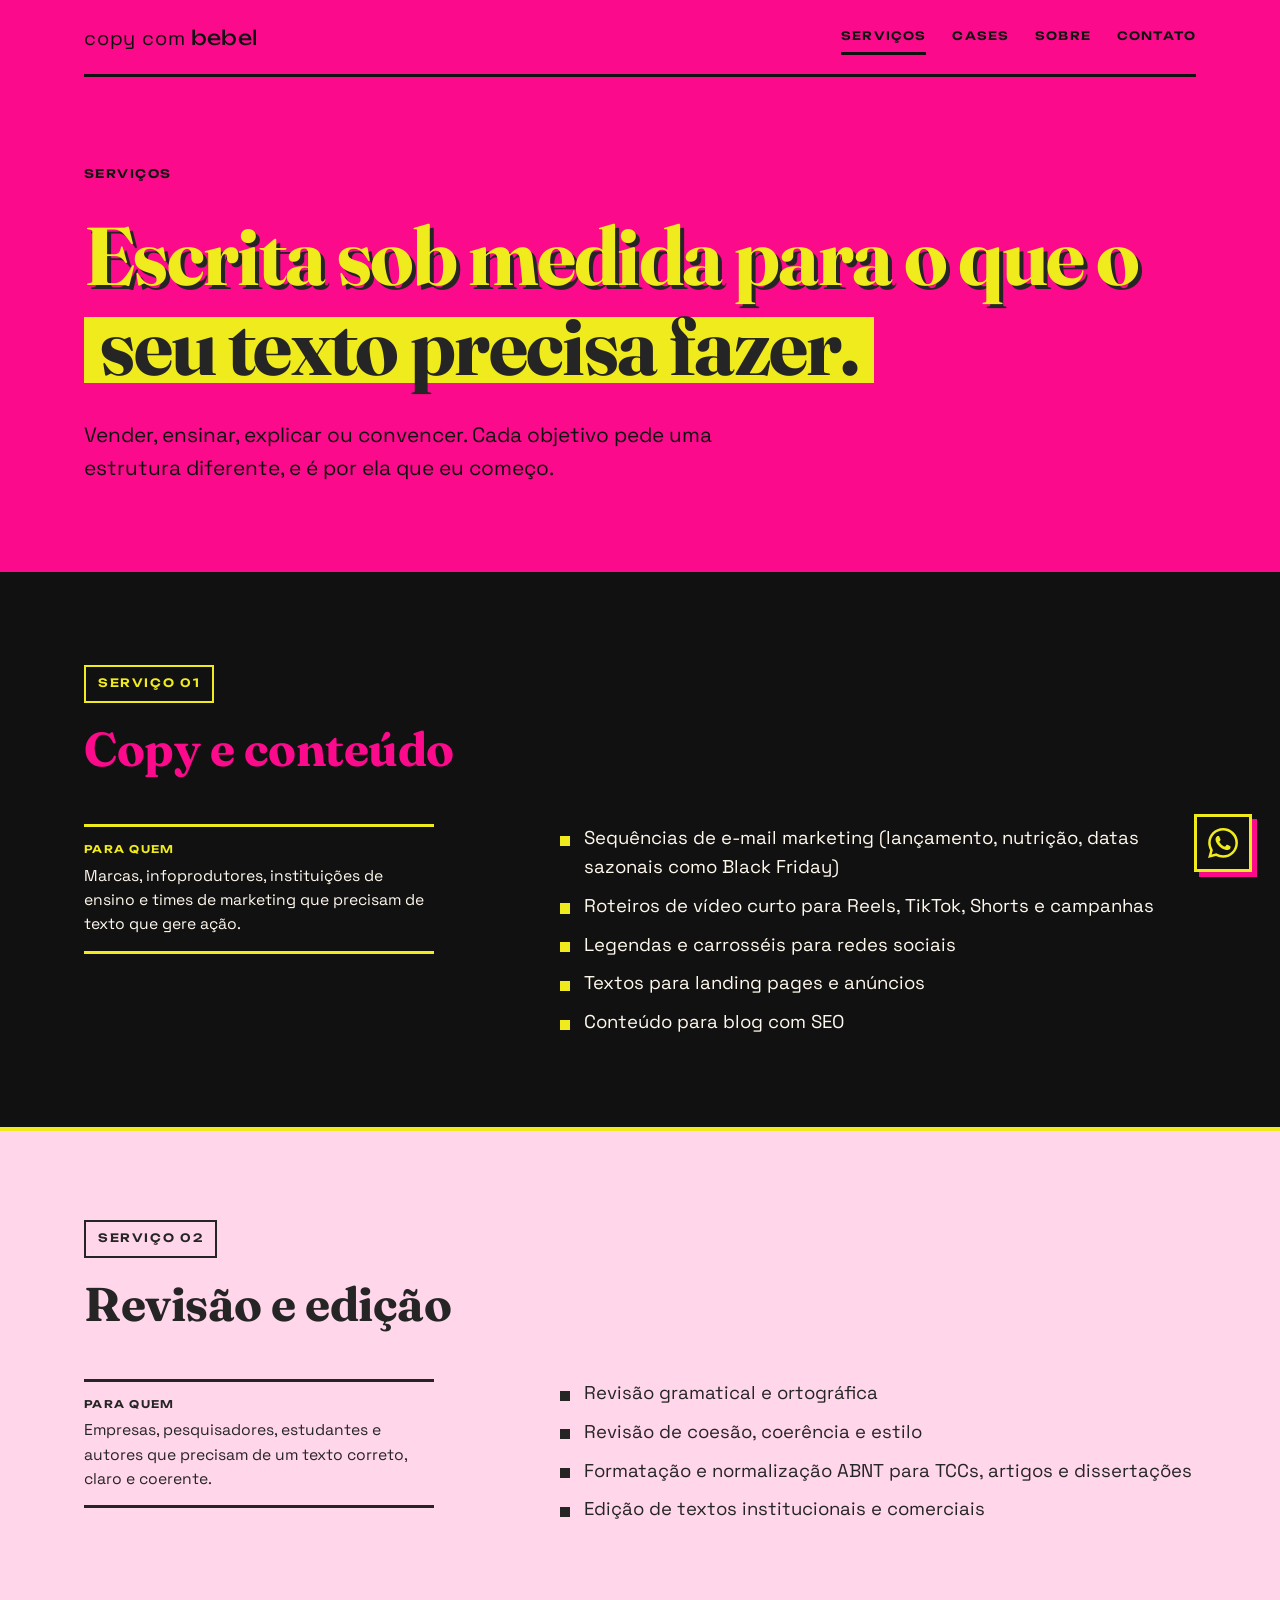
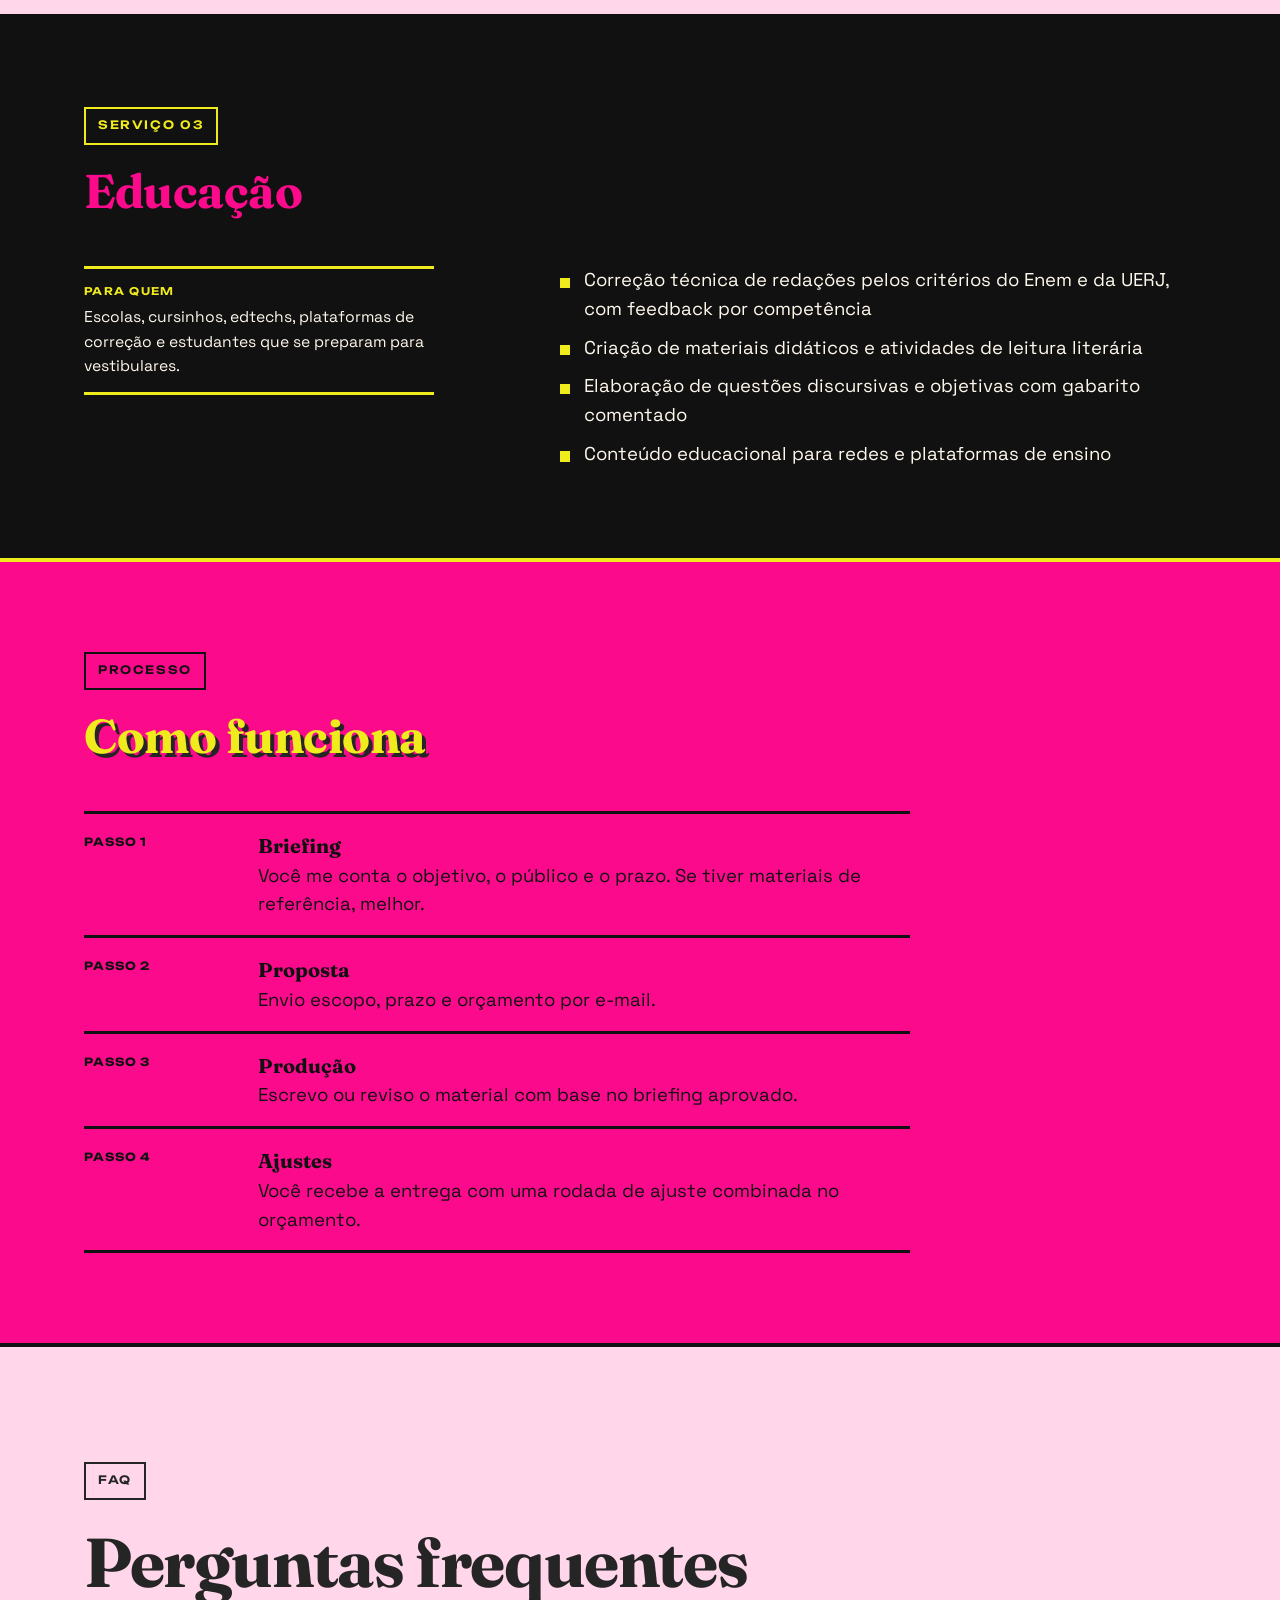
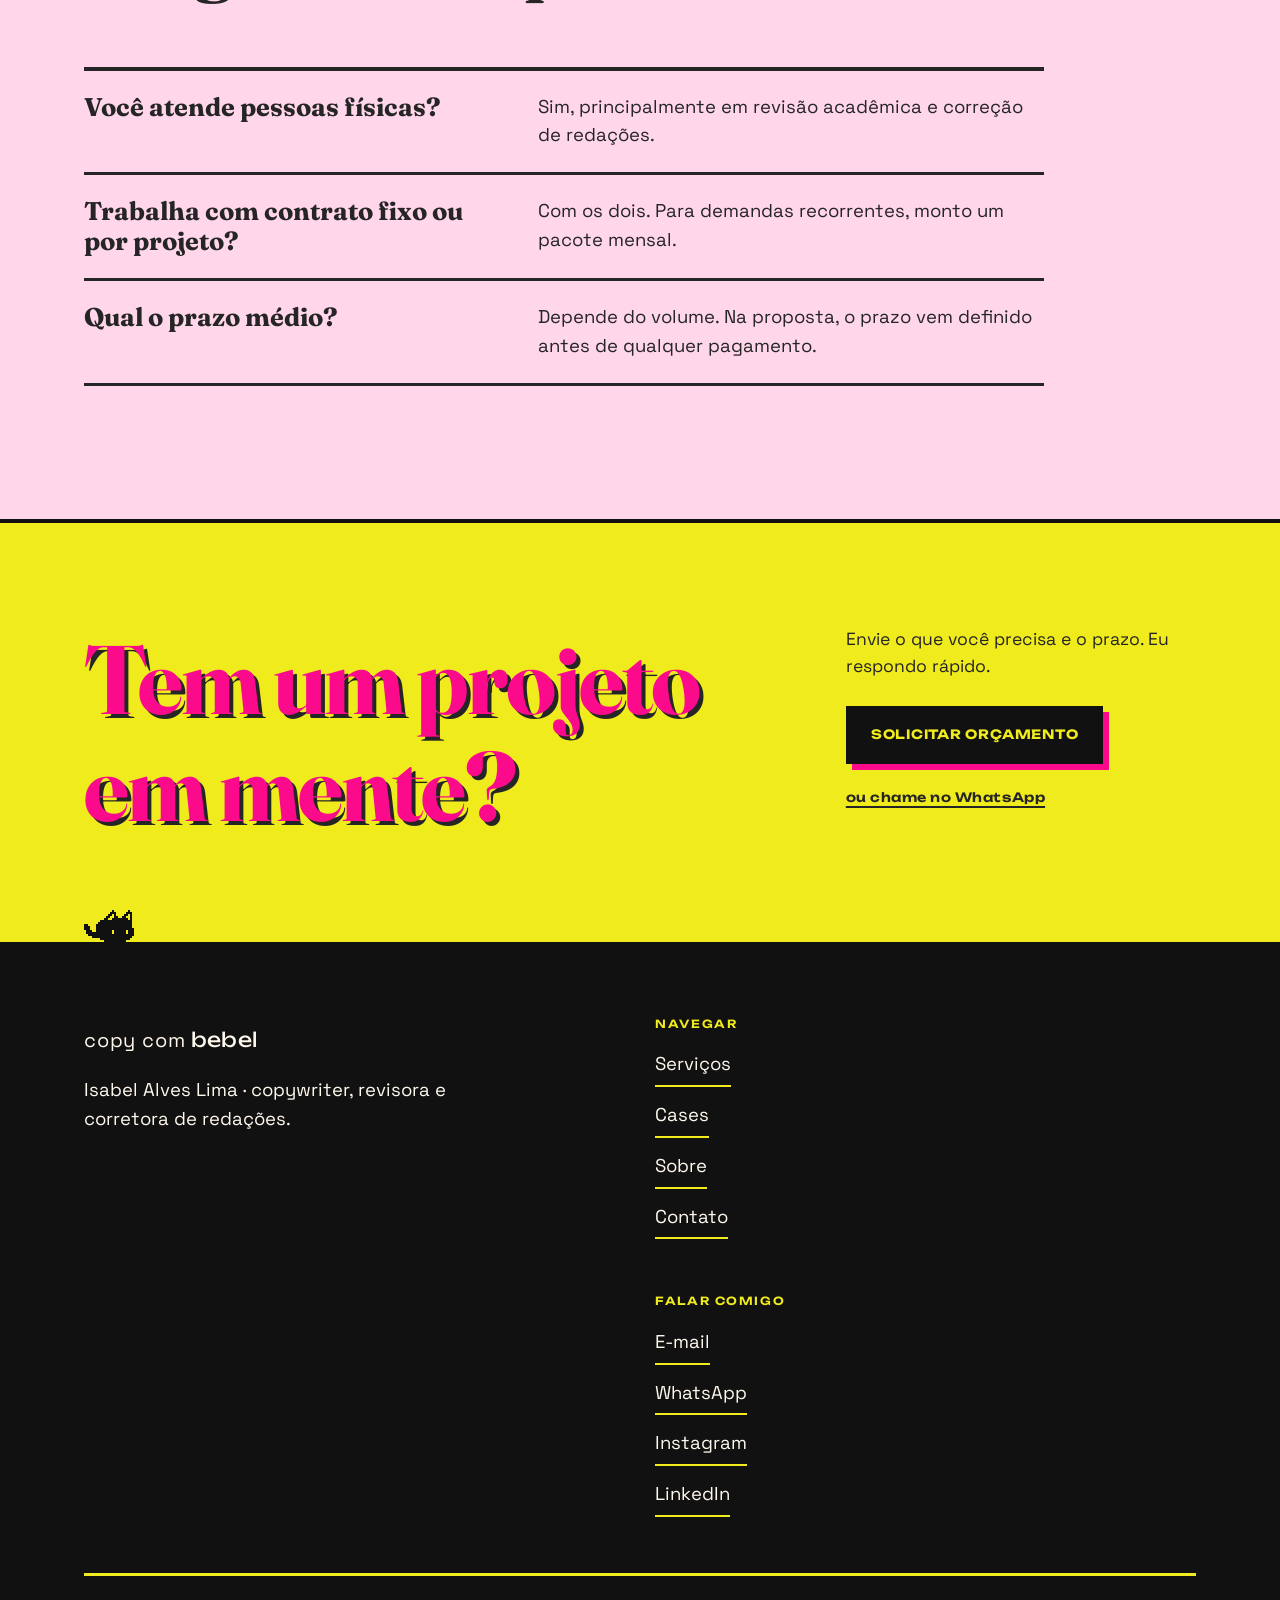
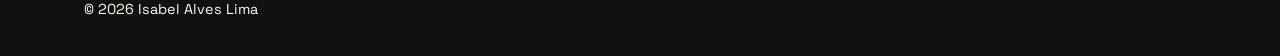
<file: servicos.html>
<!DOCTYPE html>
<html lang="pt-BR">
<head>
<meta charset="utf-8">
<meta name="viewport" content="width=device-width, initial-scale=1">
<title>Serviços de copy, revisão de texto e correção de redações</title>
<link rel="canonical" href="https://copycombebel.com.br/servicos.html">
<meta name="description" content="Copy e conteúdo, revisão e edição de textos, correção de redações e materiais didáticos. Veja como funciona e peça um orçamento.">
<meta property="og:title" content="Serviços de copy, revisão de texto e correção de redações">
<meta property="og:description" content="Copy e conteúdo, revisão e edição de textos, correção de redações e materiais didáticos. Veja como funciona e peça um orçamento.">
<meta property="og:type" content="website">
<meta property="og:locale" content="pt_BR">
<meta name="theme-color" content="#FB0A8C">
<link rel="icon" type="image/svg+xml" href="/favicon.svg">
<link rel="icon" type="image/png" sizes="32x32" href="/favicon-32.png">
<link rel="apple-touch-icon" href="/apple-touch-icon.png">
<meta name="theme-color" content="#FB0A8C">
<link rel="preconnect" href="https://fonts.googleapis.com">
<link rel="preconnect" href="https://fonts.gstatic.com" crossorigin>
<link href="https://fonts.googleapis.com/css2?family=Fraunces:ital,opsz,wght@0,9..144,600..800;1,9..144,600..800&family=Space+Grotesk:wght@300..700&family=Unbounded:wght@300..800&display=swap" rel="stylesheet">
<link rel="stylesheet" href="style.css">
</head>
<body>
<svg width="0" height="0" style="position:absolute" aria-hidden="true" focusable="false">
  <symbol id="faisca" viewBox="0 0 136.7 118.88"><path d="M79.39,74.49c7.3,8.08,11.75,18.79,11.75,30.53h0c0-25.17,20.4-45.57,45.56-45.57h0c-25.16,0-45.56-20.4-45.56-45.57h0c0,11.75-4.45,22.45-11.74,30.53-.86-.77-1.7-1.55-2.52-2.36-10.78-10.78-17.42-25.63-17.42-42.05,0,16.42-6.66,31.27-17.41,42.05C31.29,52.78,16.42,59.44,0,59.44c16.42,0,31.29,6.66,42.05,17.42,10.75,10.76,17.41,25.63,17.41,42.02C59.46,101.23,67.17,85.38,79.39,74.49ZM45.59,73.29c-8.55-8.55-20.37-13.85-33.42-13.85,13.05,0,24.87-5.3,33.42-13.85,8.58-8.55,13.87-20.37,13.87-33.42,0,14.29,6.36,27.09,16.38,35.76-8.05,7.16-18.65,11.52-30.27,11.52h0c11.62,0,22.21,4.36,30.26,11.52-.86.74-1.71,1.51-2.52,2.32-8.55,8.55-13.85,20.38-13.85,33.45C59.46,93.67,54.17,81.84,45.59,73.29Z"/></symbol>
  <symbol id="coracao" viewBox="0 0 89.94 72.95"><path d="M68.87.78c-.42,0-1.42.03-1.84.03-.41.04-1.24.09-1.66.13-.3.04-1.35.21-1.64.24-4.03.7-7.89,2.37-11.17,4.8-3.29,2.44-6.05,5.49-8.23,8.92C39.83,6.15,31.65-.19,21.26,0,11.99-.25,3.52,6.01.92,14.89c-2.03,6.39-.64,13.73,3.66,18.87,10.49,10.95,28.33,28.2,39.08,38.97.27.29.73.3,1.01.01,9.47-8.99,29.35-27.87,38.62-36.67.44-.43,1.1-1.08,1.52-1.54.39-.47,1.04-1.21,1.38-1.72C95.91,19.26,85.52.19,68.87.78ZM44.4,59.95c-5.76-6.22-16.59-17.89-22.08-23.73-1.84-1.95-3.56-3.64-4.34-6.14-2.37-7.06,3.26-14.83,10.81-14.28,6.45-.04,11.25,5.07,13.14,10.9,0,0,.89.95.89.95,1.09,1.21,3.24.8,3.79-.75,1.21-3,3.21-5.78,5.73-7.79,2.38-1.9,5.34-3,8.39-3.1,1.78-.13,3.6.03,5.26.73,6.28,2.52,8.71,10.87,4.66,16.36-.1.14-.46.59-.56.73-.26.27-.6.68-.87.94C63.25,40.82,50.84,53.41,44.4,59.95ZM82.62,32.61c-9.54,9.78-28.32,28.39-38.44,38.59-.94-1.01-16.27-17.27-16.27-17.27,0,0-16.82-17.76-16.82-17.76-.67-.7-2.51-2.63-3.11-3.31-1.56-1.72-2.79-3.78-3.53-5.97C.67,15.83,9.36,3.77,21.17,4.47c7.19-.01,12.94,3.81,16.77,9.3-2.64-1.61-5.7-2.53-9.06-2.44-10.27-.22-17.71,10.3-14.07,19.89.81,2.18,2.21,4.09,3.87,5.65,6.61,6.52,18.53,18.13,25.19,24.62.27.29.74.3,1.02,0l16.2-15.18c1.85-1.75,8.95-8.36,10.65-10.01,5.3-5.08,5.49-13.63.81-19.21-2.76-3.43-7.22-5.33-11.6-5.17-.87,0-1.8.03-2.67.15-3.13.36-6.09,1.62-8.64,3.46,4.14-5.89,10.22-10.08,17.64-10.61.9-.05,2-.09,2.9-.1,1.83.02,3.65.34,5.39.93C86.47,9.67,90.29,23.82,82.62,32.61Z"/><path d="M53.41,27.89h0c-4.85-.06-8.83,3.82-8.89,8.67v.13c.06-4.87-3.8-8.88-8.67-9.01h0c-6.24-.17-9.53,7.35-5.16,11.82l12.58,12.9c.57.59,1.52.6,2.11.02l12.9-12.58C62.76,35.48,59.66,27.88,53.41,27.89Z"/></symbol>
</svg>
<a class="skip" href="#conteudo">Ir para o conteúdo</a>

<!-- 1 · Clássica -->
<header class="sec sec--classica sec--topo">
  <div class="topo">
    <a href="/" class="brand-logo" aria-label="copy com Bebel, página inicial"><span class="logo-prefix">copy com</span> <span class="logo-accent">bebel</span></a>
    <nav class="menu" aria-label="Principal">
      <a href="servicos.html" aria-current="page">Serviços</a>
      <a href="cases.html">Cases</a>
      <a href="sobre.html">Sobre</a>
      <a href="contato.html">Contato</a>
    </nav>
  </div>
</header>

<main id="conteudo" tabindex="-1">
<section class="sec sec--classica sec--hero">
  <div class="hero-int">
    <p class="kicker">Serviços</p>
    <h1 class="display">Escrita sob medida para o que o <span class="mark">seu texto precisa fazer.</span></h1>
    <p class="sub">Vender, ensinar, explicar ou convencer. Cada objetivo pede uma estrutura diferente, e é por ela que eu começo.</p>
  </div>
</section>

<section class="sec sec--noturna cs" id="servico-1" aria-labelledby="t-s1">
  <div class="wrap grid">
    <div class="cs-head"><span class="tag">Serviço 01</span><h2 id="t-s1">Copy e conteúdo</h2></div>
    <dl class="meta"><div><dt>Para quem</dt><dd>Marcas, infoprodutores, instituições de ensino e times de marketing que precisam de texto que gere ação.</dd></div></dl>
    <div class="cs-body"><ul class="lista"><li>Sequências de e-mail marketing (lançamento, nutrição, datas sazonais como Black Friday)</li><li>Roteiros de vídeo curto para Reels, TikTok, Shorts e campanhas</li><li>Legendas e carrosséis para redes sociais</li><li>Textos para landing pages e anúncios</li><li>Conteúdo para blog com SEO</li></ul></div>
  </div>
</section>

<section class="sec sec--suave cs" id="servico-2" aria-labelledby="t-s2">
  <div class="wrap grid">
    <div class="cs-head"><span class="tag">Serviço 02</span><h2 id="t-s2">Revisão e edição</h2></div>
    <dl class="meta"><div><dt>Para quem</dt><dd>Empresas, pesquisadores, estudantes e autores que precisam de um texto correto, claro e coerente.</dd></div></dl>
    <div class="cs-body"><ul class="lista"><li>Revisão gramatical e ortográfica</li><li>Revisão de coesão, coerência e estilo</li><li>Formatação e normalização ABNT para TCCs, artigos e dissertações</li><li>Edição de textos institucionais e comerciais</li></ul></div>
  </div>
</section>

<section class="sec sec--noturna cs" id="servico-3" aria-labelledby="t-s3">
  <div class="wrap grid">
    <div class="cs-head"><span class="tag">Serviço 03</span><h2 id="t-s3">Educação</h2></div>
    <dl class="meta"><div><dt>Para quem</dt><dd>Escolas, cursinhos, edtechs, plataformas de correção e estudantes que se preparam para vestibulares.</dd></div></dl>
    <div class="cs-body"><ul class="lista"><li>Correção técnica de redações pelos critérios do Enem e da UERJ, com feedback por competência</li><li>Criação de materiais didáticos e atividades de leitura literária</li><li>Elaboração de questões discursivas e objetivas com gabarito comentado</li><li>Conteúdo educacional para redes e plataformas de ensino</li></ul></div>
  </div>
</section>

<section class="sec sec--classica cs" aria-labelledby="t-como">
  <div class="wrap grid">
    <div class="cs-head"><span class="tag">Processo</span><h2 id="t-como">Como funciona</h2></div>
    <ol class="regua" style="grid-column:1 / span 9"><li><b>Passo 1</b><div><strong>Briefing</strong><br>Você me conta o objetivo, o público e o prazo. Se tiver materiais de referência, melhor.</div></li><li><b>Passo 2</b><div><strong>Proposta</strong><br>Envio escopo, prazo e orçamento por e-mail.</div></li><li><b>Passo 3</b><div><strong>Produção</strong><br>Escrevo ou reviso o material com base no briefing aprovado.</div></li><li><b>Passo 4</b><div><strong>Ajustes</strong><br>Você recebe a entrega com uma rodada de ajuste combinada no orçamento.</div></li></ol>
  </div>
</section>

<section class="sec sec--suave" aria-labelledby="t-faq">
  <div class="wrap grid">
    <div style="grid-column:1 / -1"><span class="tag" style="margin-bottom:24px">FAQ</span><h2 class="display h2" id="t-faq">Perguntas frequentes</h2></div>
    <dl class="faq">
      <div><dt>Você atende pessoas físicas?</dt><dd>Sim, principalmente em revisão acadêmica e correção de redações.</dd></div>
      <div><dt>Trabalha com contrato fixo ou por projeto?</dt><dd>Com os dois. Para demandas recorrentes, monto um pacote mensal.</dd></div>
      <div><dt>Qual o prazo médio?</dt><dd>Depende do volume. Na proposta, o prazo vem definido antes de qualquer pagamento.</dd></div>
    </dl>
  </div>
</section>

<section class="sec sec--invertida" id="chamada" aria-labelledby="t-chamada">
  <div class="wrap grid">
    <div class="esq"><h2 class="display" id="t-chamada">Tem um projeto em mente?</h2></div>
    <div class="dir"><p>Envie o que você precisa e o prazo. Eu respondo rápido.</p><div class="chamada__acoes">
        <a class="btn btn--preto" href="contato.html">Solicitar orçamento</a>
        <a class="wpp-link" href="https://wa.me/5521978802678?text=Oi%20Bebel!%20Vim%20pelo%20site%20e%20queria%20conversar%20sobre%20um%20projeto." target="_blank" rel="noopener noreferrer">ou chame no WhatsApp</a>
      </div></div>
  </div>
</section>
</main>

<footer class="sec sec--noturna rodape">
  <img class="gato" src="assets/gatinho.png" alt="" width="25" height="16">
  <div class="wrap grid">
    <div class="nome">
      <a href="/" class="brand-logo" aria-label="copy com Bebel, página inicial"><span class="logo-prefix">copy com</span> <span class="logo-accent">bebel</span></a>
      <p>Isabel Alves Lima · copywriter, revisora e corretora de redações.</p>
    </div>
    <div class="col">
      <h3>Navegar</h3>
      <ul>
        <li><a href="servicos.html">Serviços</a></li>
        <li><a href="cases.html">Cases</a></li>
        <li><a href="sobre.html">Sobre</a></li>
        <li><a href="contato.html">Contato</a></li>
      </ul>
    </div>
    <div class="col">
      <h3>Falar comigo</h3>
      <ul>
        <li><a href="mailto:alvesisabel.contato@gmail.com">E-mail</a></li>
        <li><a href="https://wa.me/5521978802678?text=Oi%20Bebel!%20Vim%20pelo%20site%20e%20queria%20conversar%20sobre%20um%20projeto." target="_blank" rel="noopener noreferrer">WhatsApp</a></li>
        <li><a href="https://www.instagram.com/copycombebel" target="_blank" rel="noopener noreferrer">Instagram</a></li>
        <li><a href="https://www.linkedin.com/in/isabel-alves-lima/" target="_blank" rel="noopener noreferrer">LinkedIn</a></li>
      </ul>
    </div>
    <p class="fim">© 2026 Isabel Alves Lima</p>
  </div>
</footer>


<a class="wpp" href="https://wa.me/5521978802678?text=Oi%20Bebel!%20Vim%20pelo%20site%20e%20queria%20conversar%20sobre%20um%20projeto." target="_blank" rel="noopener noreferrer" aria-label="Falar no WhatsApp">
  <svg viewBox="0 0 24 24" aria-hidden="true" focusable="false"><path d="M17.472 14.382c-.297-.149-1.758-.867-2.03-.967-.273-.099-.471-.148-.67.15-.197.297-.767.966-.94 1.164-.173.199-.347.223-.644.075-.297-.15-1.255-.463-2.39-1.475-.883-.788-1.48-1.761-1.653-2.059-.173-.297-.018-.458.13-.606.134-.133.298-.347.446-.52.149-.174.198-.298.298-.497.099-.198.05-.371-.025-.52-.075-.149-.669-1.612-.916-2.207-.242-.579-.487-.5-.669-.51-.173-.008-.371-.01-.57-.01-.198 0-.52.074-.792.372-.272.297-1.04 1.016-1.04 2.479 0 1.462 1.065 2.875 1.213 3.074.149.198 2.096 3.2 5.077 4.487.709.306 1.262.489 1.694.625.712.227 1.36.195 1.871.118.571-.085 1.758-.719 2.006-1.413.248-.694.248-1.289.173-1.413-.074-.124-.272-.198-.57-.347m-5.421 7.403h-.004a9.87 9.87 0 01-5.031-1.378l-.361-.214-3.741.982.998-3.648-.235-.374a9.86 9.86 0 01-1.51-5.26c.001-5.45 4.436-9.884 9.888-9.884 2.64 0 5.122 1.03 6.988 2.898a9.825 9.825 0 012.893 6.994c-.003 5.45-4.437 9.884-9.885 9.884m8.413-18.297A11.815 11.815 0 0012.05 0C5.495 0 .16 5.335.157 11.892c0 2.096.547 4.142 1.588 5.945L.057 24l6.305-1.654a11.882 11.882 0 005.683 1.448h.005c6.554 0 11.89-5.335 11.893-11.893a11.821 11.821 0 00-3.48-8.413Z"/></svg>
  <span class="wpp__tag" aria-hidden="true">Falar no WhatsApp</span>
</a>
<script src="assets/extras.js" defer></script>
</body>
</html>
</file>
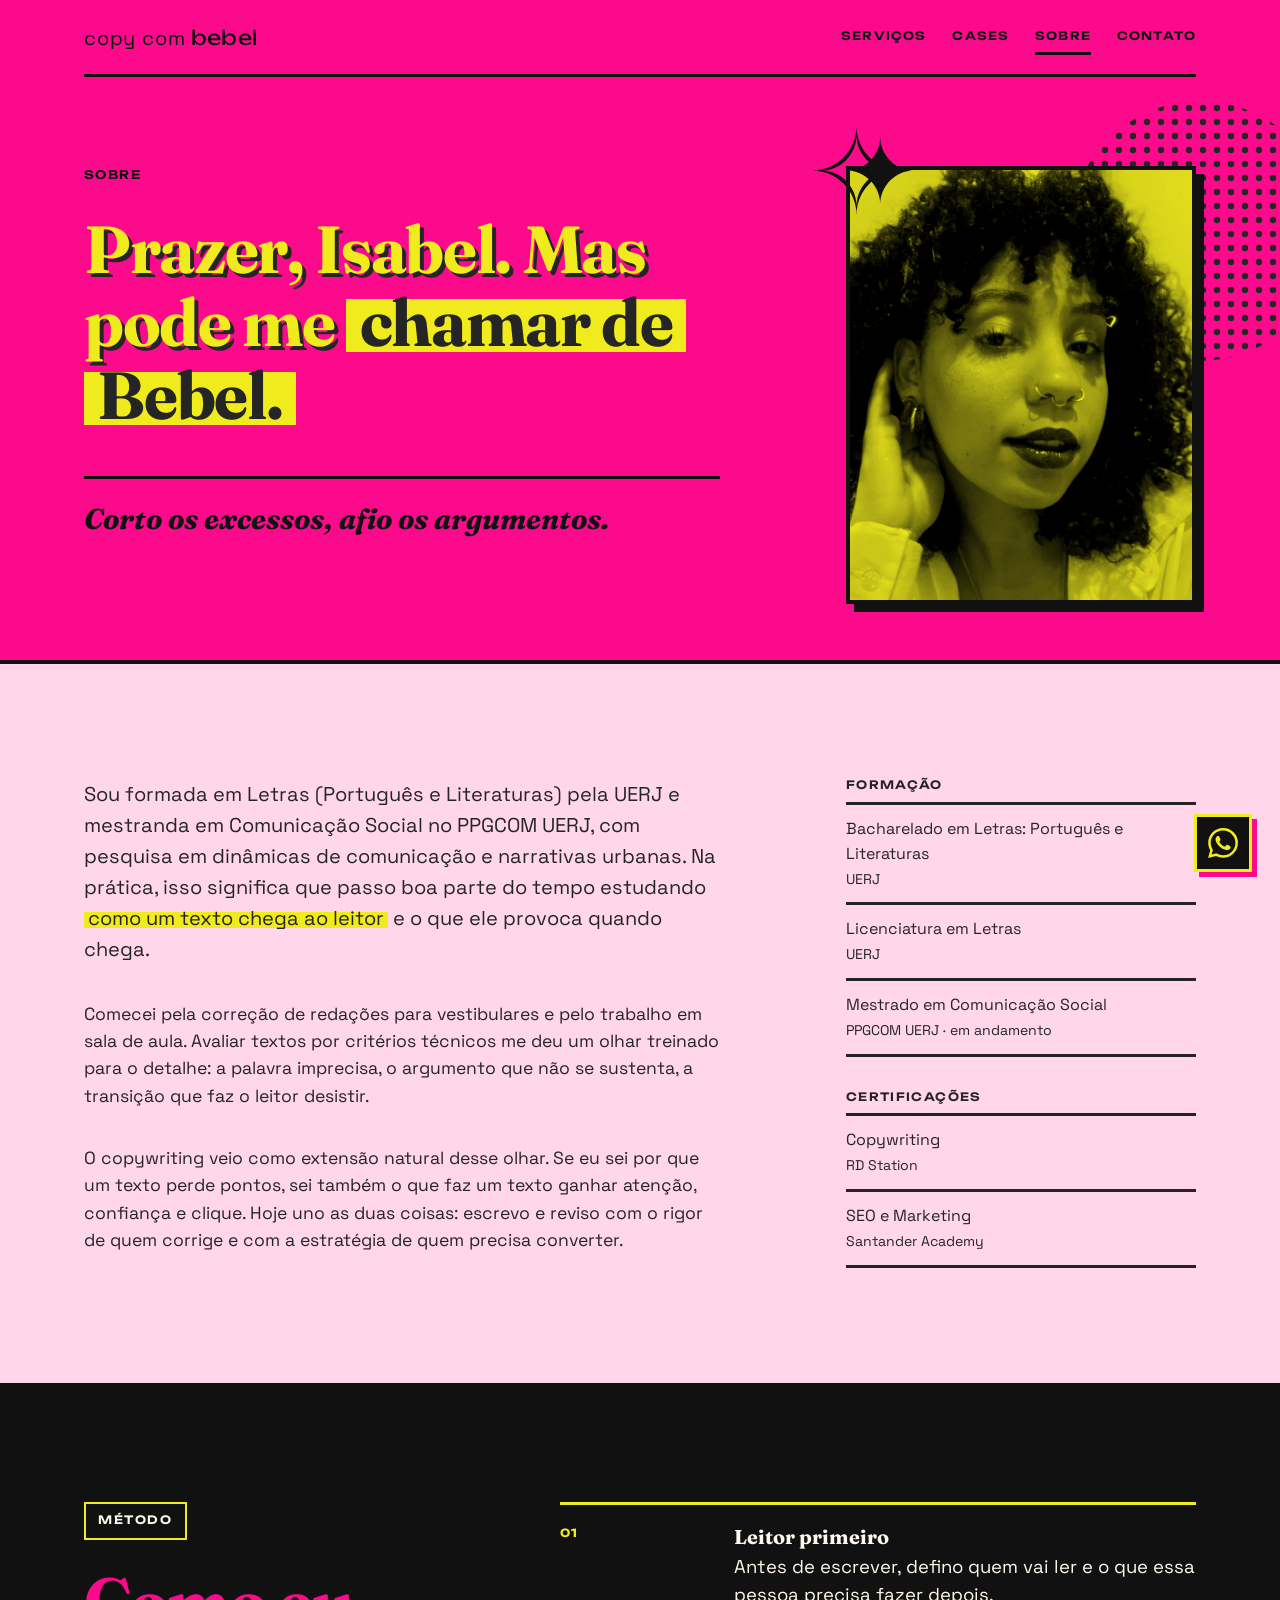
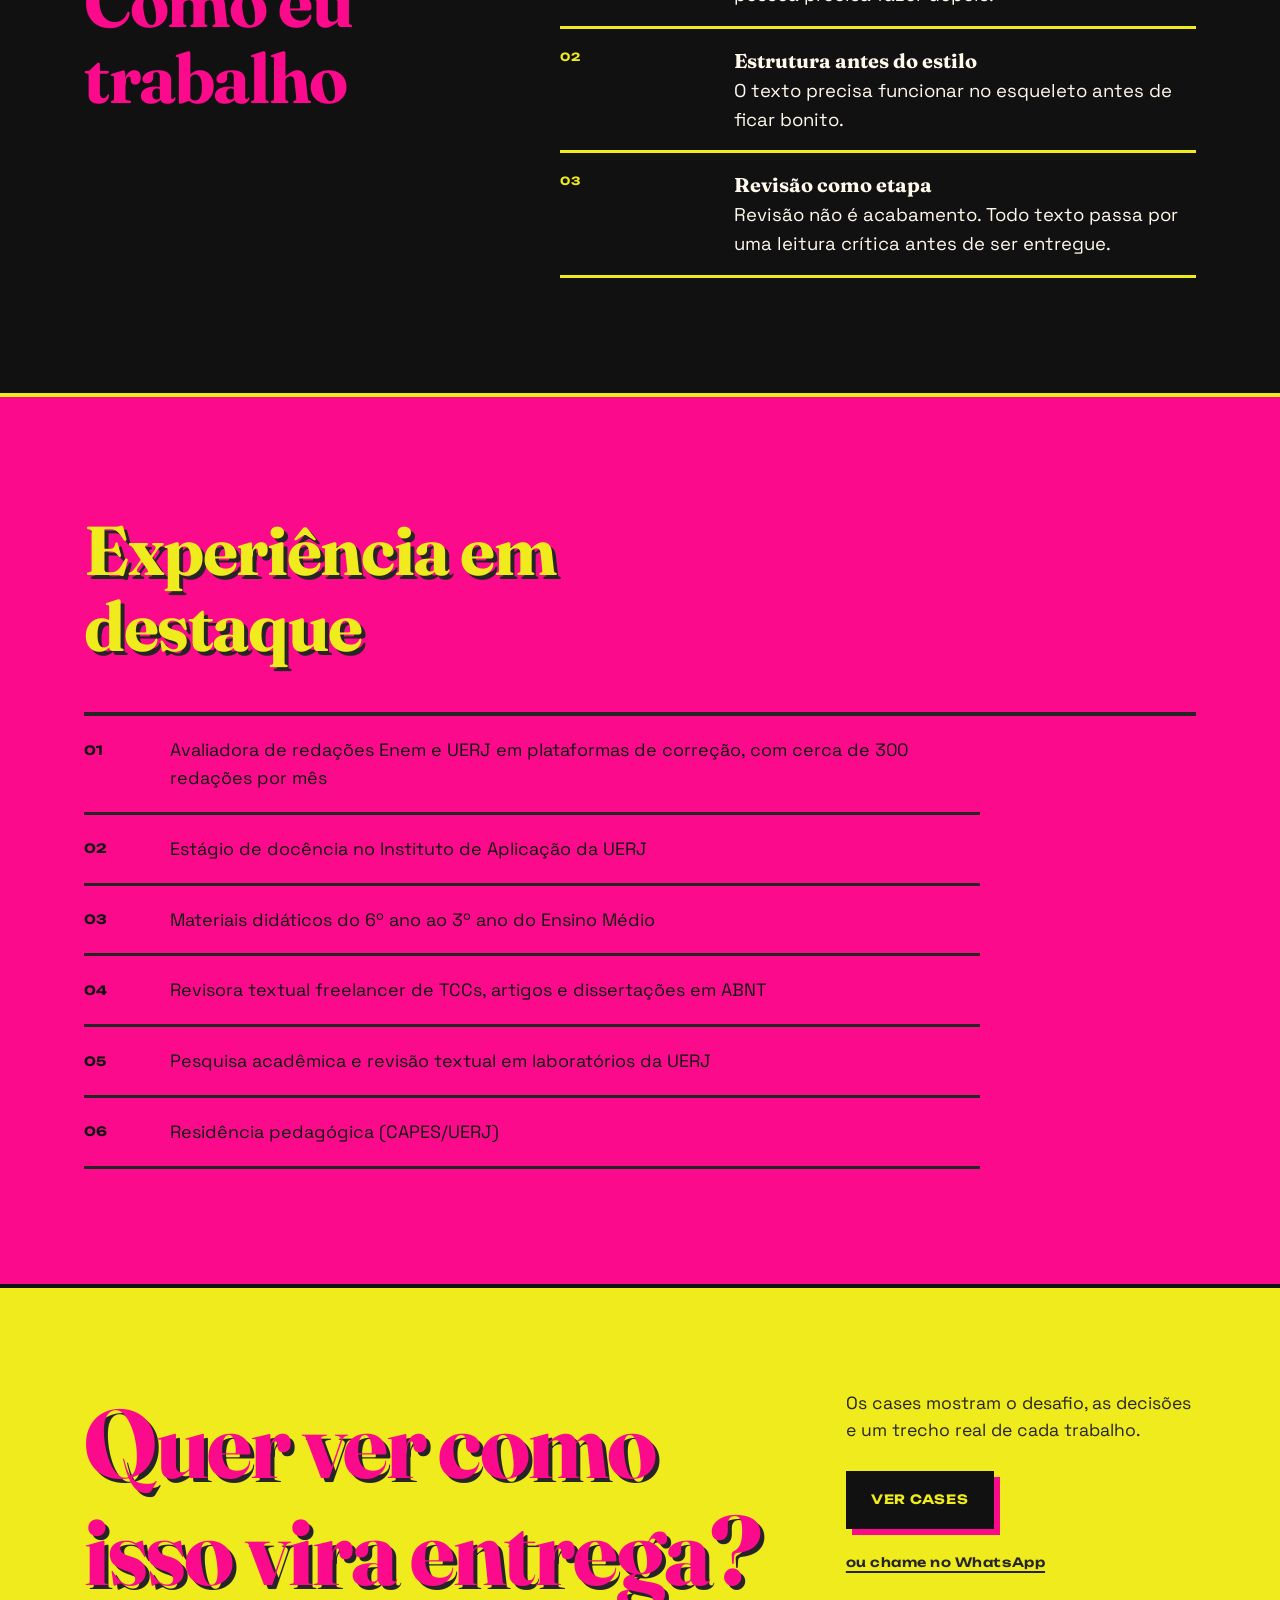
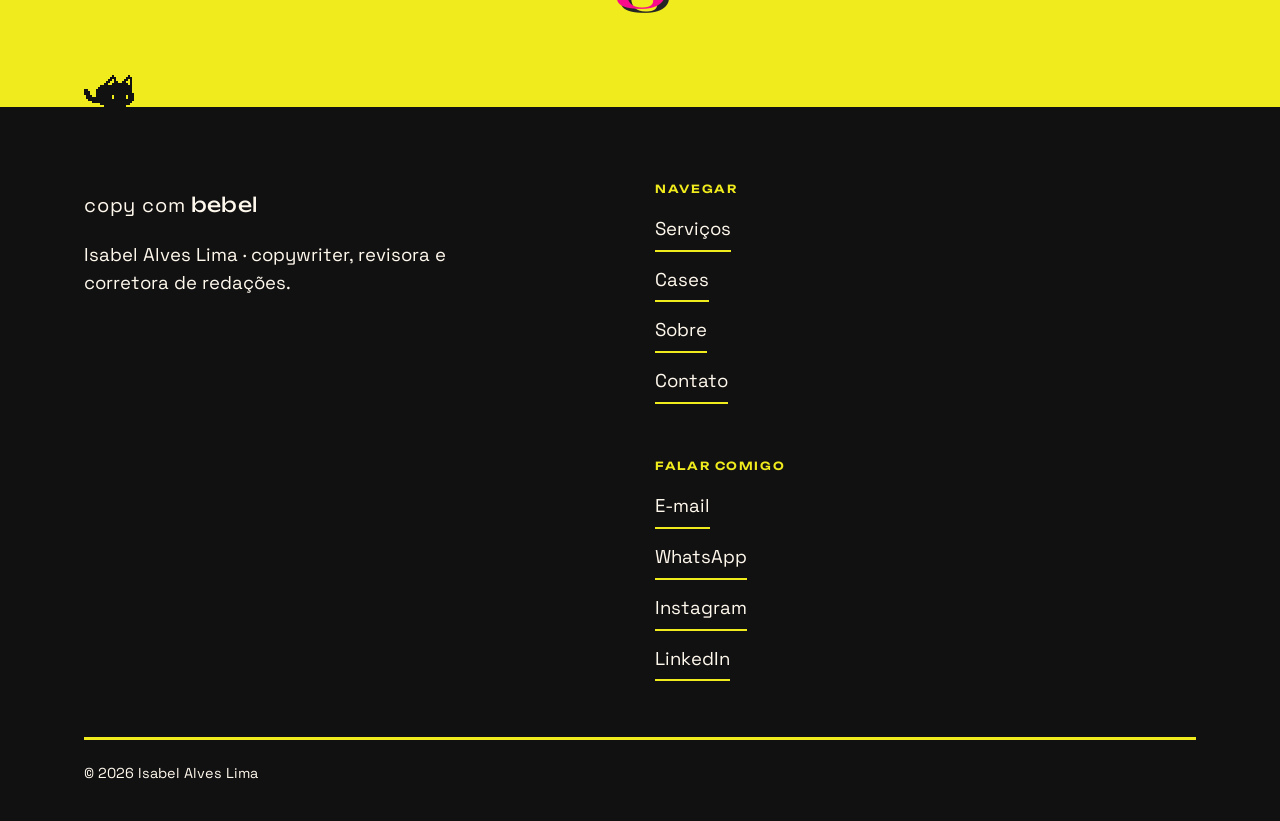
<file: sobre.html>
<!DOCTYPE html>
<html lang="pt-BR">
<head>
<meta charset="utf-8">
<meta name="viewport" content="width=device-width, initial-scale=1">
<title>Sobre Isabel Alves Lima · Letras UERJ e copywriting</title>
<link rel="canonical" href="https://copycombebel.com.br/sobre.html">
<meta name="description" content="Isabel Alves Lima, a Bebel: graduada em Letras pela UERJ, mestranda em Comunicação Social e certificada em copywriting e SEO. Conheça a trajetória.">
<meta property="og:title" content="Sobre Isabel Alves Lima · Letras UERJ e copywriting">
<meta property="og:description" content="Isabel Alves Lima, a Bebel: graduada em Letras pela UERJ, mestranda em Comunicação Social e certificada em copywriting e SEO. Conheça a trajetória.">
<meta property="og:type" content="website">
<meta property="og:locale" content="pt_BR">
<meta name="theme-color" content="#FB0A8C">
<link rel="icon" type="image/svg+xml" href="/favicon.svg">
<link rel="icon" type="image/png" sizes="32x32" href="/favicon-32.png">
<link rel="apple-touch-icon" href="/apple-touch-icon.png">
<meta name="theme-color" content="#FB0A8C">
<link rel="preconnect" href="https://fonts.googleapis.com">
<link rel="preconnect" href="https://fonts.gstatic.com" crossorigin>
<link href="https://fonts.googleapis.com/css2?family=Fraunces:ital,opsz,wght@0,9..144,600..800;1,9..144,600..800&family=Space+Grotesk:wght@300..700&family=Unbounded:wght@300..800&display=swap" rel="stylesheet">
<link rel="stylesheet" href="style.css">
</head>
<body>
<svg width="0" height="0" style="position:absolute" aria-hidden="true" focusable="false">
  <symbol id="faisca" viewBox="0 0 136.7 118.88"><path d="M79.39,74.49c7.3,8.08,11.75,18.79,11.75,30.53h0c0-25.17,20.4-45.57,45.56-45.57h0c-25.16,0-45.56-20.4-45.56-45.57h0c0,11.75-4.45,22.45-11.74,30.53-.86-.77-1.7-1.55-2.52-2.36-10.78-10.78-17.42-25.63-17.42-42.05,0,16.42-6.66,31.27-17.41,42.05C31.29,52.78,16.42,59.44,0,59.44c16.42,0,31.29,6.66,42.05,17.42,10.75,10.76,17.41,25.63,17.41,42.02C59.46,101.23,67.17,85.38,79.39,74.49ZM45.59,73.29c-8.55-8.55-20.37-13.85-33.42-13.85,13.05,0,24.87-5.3,33.42-13.85,8.58-8.55,13.87-20.37,13.87-33.42,0,14.29,6.36,27.09,16.38,35.76-8.05,7.16-18.65,11.52-30.27,11.52h0c11.62,0,22.21,4.36,30.26,11.52-.86.74-1.71,1.51-2.52,2.32-8.55,8.55-13.85,20.38-13.85,33.45C59.46,93.67,54.17,81.84,45.59,73.29Z"/></symbol>
  <symbol id="coracao" viewBox="0 0 89.94 72.95"><path d="M68.87.78c-.42,0-1.42.03-1.84.03-.41.04-1.24.09-1.66.13-.3.04-1.35.21-1.64.24-4.03.7-7.89,2.37-11.17,4.8-3.29,2.44-6.05,5.49-8.23,8.92C39.83,6.15,31.65-.19,21.26,0,11.99-.25,3.52,6.01.92,14.89c-2.03,6.39-.64,13.73,3.66,18.87,10.49,10.95,28.33,28.2,39.08,38.97.27.29.73.3,1.01.01,9.47-8.99,29.35-27.87,38.62-36.67.44-.43,1.1-1.08,1.52-1.54.39-.47,1.04-1.21,1.38-1.72C95.91,19.26,85.52.19,68.87.78ZM44.4,59.95c-5.76-6.22-16.59-17.89-22.08-23.73-1.84-1.95-3.56-3.64-4.34-6.14-2.37-7.06,3.26-14.83,10.81-14.28,6.45-.04,11.25,5.07,13.14,10.9,0,0,.89.95.89.95,1.09,1.21,3.24.8,3.79-.75,1.21-3,3.21-5.78,5.73-7.79,2.38-1.9,5.34-3,8.39-3.1,1.78-.13,3.6.03,5.26.73,6.28,2.52,8.71,10.87,4.66,16.36-.1.14-.46.59-.56.73-.26.27-.6.68-.87.94C63.25,40.82,50.84,53.41,44.4,59.95ZM82.62,32.61c-9.54,9.78-28.32,28.39-38.44,38.59-.94-1.01-16.27-17.27-16.27-17.27,0,0-16.82-17.76-16.82-17.76-.67-.7-2.51-2.63-3.11-3.31-1.56-1.72-2.79-3.78-3.53-5.97C.67,15.83,9.36,3.77,21.17,4.47c7.19-.01,12.94,3.81,16.77,9.3-2.64-1.61-5.7-2.53-9.06-2.44-10.27-.22-17.71,10.3-14.07,19.89.81,2.18,2.21,4.09,3.87,5.65,6.61,6.52,18.53,18.13,25.19,24.62.27.29.74.3,1.02,0l16.2-15.18c1.85-1.75,8.95-8.36,10.65-10.01,5.3-5.08,5.49-13.63.81-19.21-2.76-3.43-7.22-5.33-11.6-5.17-.87,0-1.8.03-2.67.15-3.13.36-6.09,1.62-8.64,3.46,4.14-5.89,10.22-10.08,17.64-10.61.9-.05,2-.09,2.9-.1,1.83.02,3.65.34,5.39.93C86.47,9.67,90.29,23.82,82.62,32.61Z"/><path d="M53.41,27.89h0c-4.85-.06-8.83,3.82-8.89,8.67v.13c.06-4.87-3.8-8.88-8.67-9.01h0c-6.24-.17-9.53,7.35-5.16,11.82l12.58,12.9c.57.59,1.52.6,2.11.02l12.9-12.58C62.76,35.48,59.66,27.88,53.41,27.89Z"/></symbol>
</svg>
<a class="skip" href="#conteudo">Ir para o conteúdo</a>

<!-- 1 · Clássica -->
<header class="sec sec--classica sec--topo">
  <div class="topo">
    <a href="/" class="brand-logo" aria-label="copy com Bebel, página inicial"><span class="logo-prefix">copy com</span> <span class="logo-accent">bebel</span></a>
    <nav class="menu" aria-label="Principal">
      <a href="servicos.html">Serviços</a>
      <a href="cases.html">Cases</a>
      <a href="sobre.html" aria-current="page">Sobre</a>
      <a href="contato.html">Contato</a>
    </nav>
  </div>
</header>

<main id="conteudo" tabindex="-1">
<section class="sec sec--classica sec--hero">
  <div class="hero hero--sobre grid">
    <span class="ht ht--preto ht-a" aria-hidden="true"></span>
    <div class="hero__texto">
      <p class="kicker">Sobre</p>
      <h1 class="display">Prazer, Isabel. Mas pode me <span class="mark">chamar de Bebel.</span></h1>
      <p class="lema">Corto os excessos, afio os argumentos.</p>
    </div>
    <figure class="hero__foto">
      <div class="foto"><img src="assets/foto-sobre.jpg" alt="Retrato de Isabel Alves Lima, a Bebel, com a mão no cabelo" width="760" height="950"></div>
      <svg class="deco deco--hero" viewBox="0 0 136.7 118.88" aria-hidden="true" focusable="false"><use href="#faisca"/></svg>
    </figure>
  </div>
</section>

<section class="sec sec--suave" aria-label="Trajetória">
  <div class="wrap grid">
    <div class="bio">
      <p>Sou formada em Letras (Português e Literaturas) pela UERJ e mestranda em Comunicação Social no PPGCOM UERJ, com pesquisa em dinâmicas de comunicação e narrativas urbanas. Na prática, isso significa que passo boa parte do tempo estudando <span class="mark">como um texto chega ao leitor</span> e o que ele provoca quando chega.</p>
      <p>Comecei pela correção de redações para vestibulares e pelo trabalho em sala de aula. Avaliar textos por critérios técnicos me deu um olhar treinado para o detalhe: a palavra imprecisa, o argumento que não se sustenta, a transição que faz o leitor desistir.</p>
      <p>O copywriting veio como extensão natural desse olhar. Se eu sei por que um texto perde pontos, sei também o que faz um texto ganhar atenção, confiança e clique. Hoje uno as duas coisas: escrevo e reviso com o rigor de quem corrige e com a estratégia de quem precisa converter.</p>
    </div>
    <div class="bio-lado">
      <div class="bloco-lista"><h3>Formação</h3><ul>
        <li>Bacharelado em Letras: Português e Literaturas<small>UERJ</small></li>
        <li>Licenciatura em Letras<small>UERJ</small></li>
        <li>Mestrado em Comunicação Social<small>PPGCOM UERJ · em andamento</small></li></ul></div>
      <div class="bloco-lista"><h3>Certificações</h3><ul>
        <li>Copywriting<small>RD Station</small></li>
        <li>SEO e Marketing<small>Santander Academy</small></li></ul></div>
    </div>
  </div>
</section>

<section class="sec sec--noturna" aria-labelledby="t-trab">
  <div class="wrap grid">
    <div class="trab"><span class="tag" style="margin-bottom:24px">Método</span><h2 class="display h2" id="t-trab">Como eu trabalho</h2></div>
    <ol class="regua trab-lista">
      <li><b>01</b><div><strong>Leitor primeiro</strong><br>Antes de escrever, defino quem vai ler e o que essa pessoa precisa fazer depois.</div></li>
      <li><b>02</b><div><strong>Estrutura antes do estilo</strong><br>O texto precisa funcionar no esqueleto antes de ficar bonito.</div></li>
      <li><b>03</b><div><strong>Revisão como etapa</strong><br>Revisão não é acabamento. Todo texto passa por uma leitura crítica antes de ser entregue.</div></li>
    </ol>
  </div>
</section>

<section class="sec sec--classica exp" aria-labelledby="t-exp">
  <div class="wrap grid">
    <div class="cab"><h2 class="display h2" id="t-exp">Experiência em destaque</h2></div>
    <ul class="exp-lista">
      <li><span>Avaliadora de redações Enem e UERJ em plataformas de correção, com cerca de 300 redações por mês</span></li>
      <li><span>Estágio de docência no Instituto de Aplicação da UERJ</span></li>
      <li><span>Materiais didáticos do 6º ano ao 3º ano do Ensino Médio</span></li>
      <li><span>Revisora textual freelancer de TCCs, artigos e dissertações em ABNT</span></li>
      <li><span>Pesquisa acadêmica e revisão textual em laboratórios da UERJ</span></li>
      <li><span>Residência pedagógica (CAPES/UERJ)</span></li>
    </ul>
  </div>
</section>

<section class="sec sec--invertida" id="chamada" aria-labelledby="t-chamada">
  <div class="wrap grid">
    <div class="esq"><h2 class="display" id="t-chamada">Quer ver como isso vira entrega?</h2></div>
    <div class="dir"><p>Os cases mostram o desafio, as decisões e um trecho real de cada trabalho.</p><div class="chamada__acoes">
        <a class="btn btn--preto" href="cases.html">Ver cases</a>
        <a class="wpp-link" href="https://wa.me/5521978802678?text=Oi%20Bebel!%20Vim%20pelo%20site%20e%20queria%20conversar%20sobre%20um%20projeto." target="_blank" rel="noopener noreferrer">ou chame no WhatsApp</a>
      </div></div>
  </div>
</section>
</main>

<footer class="sec sec--noturna rodape">
  <img class="gato" src="assets/gatinho.png" alt="" width="25" height="16">
  <div class="wrap grid">
    <div class="nome">
      <a href="/" class="brand-logo" aria-label="copy com Bebel, página inicial"><span class="logo-prefix">copy com</span> <span class="logo-accent">bebel</span></a>
      <p>Isabel Alves Lima · copywriter, revisora e corretora de redações.</p>
    </div>
    <div class="col">
      <h3>Navegar</h3>
      <ul>
        <li><a href="servicos.html">Serviços</a></li>
        <li><a href="cases.html">Cases</a></li>
        <li><a href="sobre.html">Sobre</a></li>
        <li><a href="contato.html">Contato</a></li>
      </ul>
    </div>
    <div class="col">
      <h3>Falar comigo</h3>
      <ul>
        <li><a href="mailto:alvesisabel.contato@gmail.com">E-mail</a></li>
        <li><a href="https://wa.me/5521978802678?text=Oi%20Bebel!%20Vim%20pelo%20site%20e%20queria%20conversar%20sobre%20um%20projeto." target="_blank" rel="noopener noreferrer">WhatsApp</a></li>
        <li><a href="https://www.instagram.com/copycombebel" target="_blank" rel="noopener noreferrer">Instagram</a></li>
        <li><a href="https://www.linkedin.com/in/isabel-alves-lima/" target="_blank" rel="noopener noreferrer">LinkedIn</a></li>
      </ul>
    </div>
    <p class="fim">© 2026 Isabel Alves Lima</p>
  </div>
</footer>


<a class="wpp" href="https://wa.me/5521978802678?text=Oi%20Bebel!%20Vim%20pelo%20site%20e%20queria%20conversar%20sobre%20um%20projeto." target="_blank" rel="noopener noreferrer" aria-label="Falar no WhatsApp">
  <svg viewBox="0 0 24 24" aria-hidden="true" focusable="false"><path d="M17.472 14.382c-.297-.149-1.758-.867-2.03-.967-.273-.099-.471-.148-.67.15-.197.297-.767.966-.94 1.164-.173.199-.347.223-.644.075-.297-.15-1.255-.463-2.39-1.475-.883-.788-1.48-1.761-1.653-2.059-.173-.297-.018-.458.13-.606.134-.133.298-.347.446-.52.149-.174.198-.298.298-.497.099-.198.05-.371-.025-.52-.075-.149-.669-1.612-.916-2.207-.242-.579-.487-.5-.669-.51-.173-.008-.371-.01-.57-.01-.198 0-.52.074-.792.372-.272.297-1.04 1.016-1.04 2.479 0 1.462 1.065 2.875 1.213 3.074.149.198 2.096 3.2 5.077 4.487.709.306 1.262.489 1.694.625.712.227 1.36.195 1.871.118.571-.085 1.758-.719 2.006-1.413.248-.694.248-1.289.173-1.413-.074-.124-.272-.198-.57-.347m-5.421 7.403h-.004a9.87 9.87 0 01-5.031-1.378l-.361-.214-3.741.982.998-3.648-.235-.374a9.86 9.86 0 01-1.51-5.26c.001-5.45 4.436-9.884 9.888-9.884 2.64 0 5.122 1.03 6.988 2.898a9.825 9.825 0 012.893 6.994c-.003 5.45-4.437 9.884-9.885 9.884m8.413-18.297A11.815 11.815 0 0012.05 0C5.495 0 .16 5.335.157 11.892c0 2.096.547 4.142 1.588 5.945L.057 24l6.305-1.654a11.882 11.882 0 005.683 1.448h.005c6.554 0 11.89-5.335 11.893-11.893a11.821 11.821 0 00-3.48-8.413Z"/></svg>
  <span class="wpp__tag" aria-hidden="true">Falar no WhatsApp</span>
</a>
<script src="assets/extras.js" defer></script>
</body>
</html>
</file>
<file: style.css>
/* =========================================================
   copy com Bebel · zine / risografia
   Cores chapadas, sombras chapadas, retícula só como textura
   ========================================================= */
:root{
  --rosa:#FB0A8C;
  --amarelo:#F0EB1D;
  --preto:#262526;
  --preto-fundo:#121112;
  --papel:#FFF8EC;
  --suave:#FFD6EA;

  --titulo:"Fraunces",Georgia,serif;
  --selo:"Unbounded","Arial Black",Arial,sans-serif;
  --corpo:"Space Grotesk",system-ui,-apple-system,"Segoe UI",Arial,sans-serif;

  --pad:clamp(20px,5vw,72px);
  --max:1240px;
}

*,*::before,*::after{box-sizing:border-box}
html{scroll-behavior:smooth;-webkit-text-size-adjust:100%}
body{
  margin:0;
  font-family:var(--corpo);
  font-size:clamp(1rem,.96rem + .25vw,1.16rem);
  line-height:1.55;
  color:var(--preto-fundo);
  background:var(--rosa);
}
img{max-width:100%;display:block}
a{color:inherit}
h1,h2,h3,p,ul,figure{margin:0}
ul{padding:0;list-style:none}

.skip{
  position:absolute;left:-9999px;top:0;z-index:100;
  background:var(--amarelo);color:var(--preto-fundo);
  padding:12px 16px;font-family:var(--selo);font-size:.8rem;border:3px solid var(--preto-fundo);
}
.skip:focus{left:12px;top:12px}

/* ---------- Estrutura de seção ---------- */
.sec{position:relative;overflow:hidden;border-bottom:4px solid var(--preto-fundo)}
.wrap{position:relative;z-index:1;max-width:var(--max);margin:0 auto;padding:clamp(56px,9vw,120px) var(--pad)}
.grid{display:grid;grid-template-columns:repeat(12,1fr);column-gap:clamp(16px,2.4vw,32px);row-gap:clamp(28px,4vw,48px)}

/* 1. Clássica */
.sec--classica{
  background:var(--rosa);color:var(--preto-fundo);
  --line:var(--preto-fundo);--focus:var(--preto-fundo);
}
/* 2. Noturna */
.sec--noturna{
  background:var(--preto-fundo);color:var(--papel);
  border-bottom-color:var(--amarelo);
  --line:var(--amarelo);--focus:var(--amarelo);
}
/* 3. Suave */
.sec--suave{
  background:var(--suave);color:var(--preto);
  --line:var(--preto);--focus:var(--preto-fundo);
}
/* 4. Invertida */
.sec--invertida{
  background:var(--amarelo);color:var(--preto);
  --line:var(--preto);--focus:var(--preto);
}

a:focus-visible,button:focus-visible{outline:3px solid var(--focus,var(--preto-fundo));outline-offset:4px}

/* ---------- Tipografia ---------- */
.tag{
  display:inline-block;
  font-family:var(--selo);font-weight:600;font-size:.72rem;
  letter-spacing:.14em;text-transform:uppercase;
  padding:8px 12px;border:2px solid var(--line);
}
.display{
  font-family:var(--titulo);font-weight:700;
  
  line-height:1.08;letter-spacing:-.01em;
}
.h2{font-size:clamp(2.2rem,5.4vw,4.6rem)}
.h3{
  font-family:var(--titulo);font-weight:700;
  
  font-size:clamp(1.5rem,2.6vw,2.2rem);line-height:1.1;
}
.num{font-family:var(--selo);font-weight:700;line-height:1}

/* Marca-texto chapado */
.mark{
  color:var(--preto);
  background-image:url("data:image/svg+xml,%3Csvg xmlns='http://www.w3.org/2000/svg' width='2' height='2'%3E%3Crect width='2' height='2' fill='%23F0EB1D'/%3E%3C/svg%3E");
  background-repeat:no-repeat;
  background-size:100% .8em;
  background-position:0 62%;
  padding:0 .2em;
  -webkit-box-decoration-break:clone;box-decoration-break:clone;
}

/* ---------- Botões ---------- */
.btn{
  display:inline-block;
  font-family:var(--selo);font-weight:700;font-size:.8rem;
  letter-spacing:.06em;text-transform:uppercase;text-decoration:none;
  padding:16px 22px;
  border:3px solid var(--preto-fundo);
  background:var(--amarelo);color:var(--preto-fundo);
  box-shadow:6px 6px 0 var(--preto);
  transition:transform .12s ease,box-shadow .12s ease;
}
.btn:hover{transform:translate(6px,6px);box-shadow:0 0 0 var(--preto)}
.btn--vazio{background:transparent;box-shadow:none}
.btn--vazio:hover{transform:none;background:var(--preto-fundo);color:var(--amarelo)}
.btn--preto{background:var(--preto-fundo);color:var(--amarelo);box-shadow:6px 6px 0 var(--bsh,var(--amarelo))}
.btn--preto:hover{box-shadow:0 0 0 var(--bsh,var(--amarelo))}
.sec--suave .btn--preto,.sec--invertida .btn--preto{--bsh:var(--rosa)}
.btn--noturno{border-color:var(--amarelo);box-shadow:6px 6px 0 var(--rosa)}
.btn--noturno:hover{box-shadow:0 0 0 var(--rosa)}
.acoes{display:flex;flex-wrap:wrap;gap:20px 22px}

/* ---------- Retícula (halftone) usada com parcimônia ---------- */
.ht{position:absolute;z-index:0;pointer-events:none}
.ht--preto{background-image:url("data:image/svg+xml,%3Csvg xmlns='http://www.w3.org/2000/svg' width='14' height='14'%3E%3Ccircle cx='7' cy='7' r='3.2' fill='%23262526'/%3E%3C/svg%3E")}
.ht--rosa{background-image:url("data:image/svg+xml,%3Csvg xmlns='http://www.w3.org/2000/svg' width='14' height='14'%3E%3Ccircle cx='7' cy='7' r='3.2' fill='%23FB0A8C'/%3E%3C/svg%3E")}


/* ---------- Componentes gráficos da marca (SVG, cor chapada) ---------- */
.deco{position:absolute;z-index:0;display:block;height:auto;fill:currentColor;pointer-events:none}
.deco--hero{z-index:3;width:clamp(64px,8vw,104px);left:-34px;top:-40px;color:var(--preto-fundo)}
.deco--servicos{width:clamp(96px,11vw,150px);right:clamp(24px,7vw,110px);top:clamp(56px,8vw,110px);color:var(--rosa);filter:drop-shadow(6px 6px 0 var(--preto))}
.deco--cases{width:clamp(90px,10vw,140px);right:clamp(24px,7vw,110px);top:clamp(52px,7vw,96px);color:var(--amarelo);filter:drop-shadow(6px 6px 0 var(--rosa))}
.arroba-bloco{display:inline-flex;flex-direction:column;align-items:center;gap:22px}
.deco--insta{position:static;display:block;width:clamp(64px,6vw,96px);color:var(--amarelo);filter:drop-shadow(5px 5px 0 var(--preto))}
.deco--chamada{width:clamp(90px,10vw,140px);right:clamp(24px,5vw,80px);bottom:clamp(24px,4vw,56px);color:var(--rosa);filter:drop-shadow(6px 6px 0 var(--preto-fundo))}
@media (max-width:960px){
  .deco--servicos,.deco--cases,.deco--chamada{display:none}
  .deco--hero{left:-8px;top:-34px}
}

/* =========================================================
   1 · HERO (Clássica)
   ========================================================= */
.topo{
  display:flex;flex-wrap:wrap;align-items:center;justify-content:space-between;
  gap:14px 32px;
  max-width:var(--max);margin:0 auto;padding:22px var(--pad);
  position:relative;
}
.topo::after{content:"";position:absolute;left:var(--pad);right:var(--pad);bottom:0;border-bottom:3px solid var(--line)}
.menu{display:flex;flex-wrap:wrap;gap:6px 26px}
.menu a{
  font-family:var(--selo);font-weight:600;font-size:.72rem;letter-spacing:.1em;text-transform:uppercase;
  text-decoration:none;color:var(--preto-fundo);
  padding:6px 0;border-bottom:3px solid transparent;
}
.menu a:hover{border-bottom-color:var(--preto-fundo)}

.hero{max-width:var(--max);margin:0 auto;padding:clamp(40px,7vw,96px) var(--pad) clamp(36px,5vw,56px);position:relative}
.hero__texto{grid-column:1 / span 7;position:relative;z-index:2}
.hero__foto{grid-column:9 / span 4;position:relative;align-self:start;margin-top:0}

.kicker{
  font-family:var(--selo);font-weight:600;font-size:.74rem;letter-spacing:.12em;text-transform:uppercase;
  margin-bottom:28px;max-width:46ch;
}
.hero h1{
  color:var(--amarelo);
  font-size:clamp(2.7rem,7.4vw,6.4rem);
  text-shadow:4px 4px 0 var(--preto);
  line-height:1.1;
  margin-bottom:32px;
}
.hero h1 .mark{text-shadow:none}
#servicos h2,#sobre h2{line-height:1.12}
.hero__sub{max-width:34em;font-size:clamp(1.05rem,1rem + .4vw,1.3rem);margin-bottom:36px;color:var(--preto-fundo)}
.lema{
  font-family:var(--titulo);font-style:italic;font-weight:700;
  font-size:clamp(1.3rem,2.4vw,1.8rem);margin-top:44px;
  padding-top:18px;border-top:3px solid var(--line);max-width:28em;
}

.foto{
  position:relative;
  background:var(--amarelo);
  border:4px solid var(--preto-fundo);
  box-shadow:8px 8px 0 var(--preto-fundo);
  aspect-ratio:4/5;
  overflow:hidden;
}
.foto img{
  width:100%;height:100%;object-fit:cover;
  filter:grayscale(1) contrast(1.25);
  mix-blend-mode:multiply;
}
.selo{
  position:absolute;left:-34px;bottom:-26px;z-index:3;
  transform:rotate(-5deg);
  background:var(--preto-fundo);color:var(--amarelo);
  font-family:var(--selo);font-weight:700;font-size:.72rem;letter-spacing:.06em;text-transform:uppercase;
  line-height:1.3;padding:14px 16px;border:3px solid var(--preto-fundo);
  box-shadow:5px 5px 0 var(--rosa);
  max-width:15em;
}
.selo b{display:block;font-size:1.9rem;letter-spacing:-.02em;margin-bottom:2px}
.hero .ht-a{width:260px;height:260px;border-radius:50%;right:-70px;top:24px;z-index:0}

.fatos{
  border-top:4px solid var(--line);
  position:relative;z-index:2;
}
.fatos ul{
  max-width:var(--max);margin:0 auto;padding:0 var(--pad);
  display:grid;grid-template-columns:repeat(4,1fr);
}
.fatos li{
  padding:20px 24px 22px;
  border-right:3px solid var(--line);
  font-size:.95rem;line-height:1.35;
}
.fatos li:first-child{padding-left:0}
.fatos li:last-child{border-right:0}
.fatos strong{display:block;font-family:var(--selo);font-weight:700;font-size:.72rem;letter-spacing:.1em;text-transform:uppercase;margin-bottom:6px}

/* =========================================================
   2 · SERVIÇOS (Suave)
   ========================================================= */
#servicos .cab{grid-column:1 / span 8}
#servicos .cab .tag{margin-bottom:24px}
#servicos h2{color:var(--preto)}
#servicos .cab p{margin-top:22px;max-width:36em;font-size:1.1rem}
.linhas{grid-column:1 / -1;border-top:4px solid var(--line)}
.linha{
  display:grid;grid-template-columns:90px minmax(0,4fr) minmax(0,5fr);
  gap:12px clamp(20px,4vw,56px);
  padding:clamp(24px,3.2vw,40px) 0;
  border-bottom:3px solid var(--line);
  align-items:baseline;
}
.linha .num{font-size:1.6rem;color:var(--rosa)}
.linha p{font-size:1.06rem;max-width:34em}
.servicos__fim{grid-column:1 / -1;display:flex;justify-content:flex-start}
#servicos .ht-a{width:220px;height:220px;right:-60px;top:36px;border-radius:50%;opacity:1}

/* =========================================================
   3 · CASES (Noturna)
   ========================================================= */
#cases h2{color:var(--rosa)}
#cases .cab{grid-column:1 / span 7}
#cases .cab .tag{margin-bottom:24px;color:var(--amarelo)}
#cases .cab p{margin-top:22px;max-width:34em;color:var(--papel)}
.case{
  background:var(--preto-fundo);
  border:3px solid var(--amarelo);
  box-shadow:8px 8px 0 var(--rosa);
  padding:clamp(22px,3vw,40px);
  display:flex;flex-direction:column;gap:16px;
  position:relative;
}
.case .rotulo{
  font-family:var(--selo);font-weight:600;font-size:.7rem;letter-spacing:.12em;text-transform:uppercase;
  color:var(--amarelo);
}
.case h3{color:var(--papel)}
.case p{color:var(--papel);max-width:36em}
.case a.link{
  margin-top:auto;align-self:flex-start;
  font-family:var(--selo);font-weight:700;font-size:.74rem;letter-spacing:.08em;text-transform:uppercase;
  color:var(--amarelo);text-decoration:none;border-bottom:3px solid var(--amarelo);padding-bottom:4px;
}
.case a.link:hover{background:var(--amarelo);color:var(--preto-fundo)}
.case--grande{grid-column:1 / span 7;grid-row:2 / span 2}
.case--grande h3{font-size:clamp(2rem,4vw,3.4rem);line-height:1.02}
.case--a{grid-column:8 / span 5;grid-row:2}
.case--b{grid-column:8 / span 5;grid-row:3}
.case .grande-num{
  font-family:var(--selo);font-weight:800;font-size:clamp(4rem,10vw,8rem);line-height:.8;
  color:var(--rosa);letter-spacing:-.04em;
}
#cases .ht-a{width:200px;height:200px;right:-50px;top:-40px;border-radius:50%}
.cases__fim{grid-column:1 / -1}

/* =========================================================
   4 · POR QUE (Suave)
   ========================================================= */
#sobre h2{color:var(--preto)}
#sobre .lado{grid-column:1 / span 5;position:relative}
#sobre .lado .tag{margin-bottom:24px}
#sobre .citacao{
  font-family:var(--titulo);font-weight:700;font-style:italic;
  font-size:clamp(1.8rem,3.6vw,3rem);line-height:1.08;
  margin-top:28px;padding-left:20px;border-left:8px solid var(--rosa);
}
#sobre .corpo{grid-column:7 / span 6}
.ponto{padding:26px 0;border-top:3px solid var(--line)}
.ponto:last-child{border-bottom:3px solid var(--line)}
.ponto .num{font-size:.8rem;color:var(--preto);letter-spacing:.1em;margin-bottom:10px;display:block}
.ponto h3{margin-bottom:10px}
.ponto p{max-width:34em}
.ponto a{color:var(--preto);font-weight:600;text-decoration:underline;text-underline-offset:3px}
#sobre .ht-a{width:200px;height:200px;right:-70px;top:-70px;border-radius:50%}

/* =========================================================
   5 · INSTAGRAM (Clássica)
   ========================================================= */
#instagram .wrap{padding-top:clamp(48px,7vw,88px);padding-bottom:clamp(48px,7vw,88px)}
#instagram .esq{grid-column:1 / span 7;display:flex;flex-direction:column;align-items:flex-start}
#instagram .dir{grid-column:8 / span 5;align-self:start}
#instagram .tag{margin-bottom:24px}
#instagram .arroba{
  font-family:var(--selo);font-weight:800;
  font-size:clamp(1.5rem,3.6vw,3.1rem);line-height:1;letter-spacing:-.03em;white-space:nowrap;
  color:var(--amarelo);text-shadow:4px 4px 0 var(--preto);
}
#instagram h2{font-size:clamp(1.9rem,3.8vw,3rem);color:var(--preto-fundo);margin-bottom:22px}
#instagram .dir p{margin-bottom:26px;max-width:28em}

/* =========================================================
   6 · CHAMADA (Invertida)
   ========================================================= */
#chamada .wrap{padding-top:clamp(56px,8vw,104px);padding-bottom:clamp(56px,8vw,104px)}
#chamada .esq{grid-column:1 / span 8}
#chamada h2{
  color:var(--rosa);
  font-size:clamp(2.6rem,7.6vw,6.4rem);
  text-shadow:4px 4px 0 var(--preto);
}
#chamada .dir{grid-column:9 / span 4;align-self:start}
#chamada .dir p{margin-bottom:26px;font-size:1.1rem}
#chamada .ht-a{width:240px;height:240px;right:-70px;top:-70px;border-radius:50%}
#chamada .mail{
  display:inline-block;margin-top:22px;
  font-family:var(--selo);font-weight:600;font-size:.8rem;letter-spacing:.04em;
  color:var(--preto);word-break:break-all;
}

/* =========================================================
   7 · RODAPÉ (Noturna)
   ========================================================= */
.rodape{border-bottom:0}
.rodape .wrap{padding-top:clamp(40px,6vw,72px);padding-bottom:36px}
.rodape .nome{grid-column:1 / span 5}
.rodape .nome p{margin-top:14px;color:var(--papel);max-width:24em}
.rodape .col{grid-column:7 / span 3}
.rodape .col h3{
  font-family:var(--selo);font-weight:600;font-size:.7rem;letter-spacing:.14em;text-transform:uppercase;
  color:var(--amarelo);margin-bottom:14px;
}
.rodape .col li{margin-bottom:8px}
.rodape .col a{color:var(--papel);text-decoration:none;border-bottom:2px solid var(--amarelo)}
.rodape .col a:hover{background:var(--amarelo);color:var(--preto-fundo)}
.rodape .fim{
  grid-column:1 / -1;padding-top:22px;border-top:3px solid var(--amarelo);
  font-size:.9rem;color:var(--papel);
}

/* =========================================================
   Responsivo
   ========================================================= */
@media (max-width:960px){
  .hero__texto,.hero__foto{grid-column:1 / -1}
  .hero__foto{max-width:340px;margin:20px 0 0 6px}
  .hero .ht-a{right:-90px;top:auto;bottom:40px}
  .fatos ul{grid-template-columns:1fr 1fr}
  .fatos li:nth-child(2){border-right:0}
  .fatos li:nth-child(-n+2){border-bottom:3px solid var(--line)}
  #servicos .cab,#cases .cab{grid-column:1 / -1}
  .linha{grid-template-columns:56px 1fr}
  .linha p{grid-column:2}
    .case--grande,.case--a,.case--b{grid-column:1 / -1;grid-row:auto}
  #sobre .lado,#sobre .corpo{grid-column:1 / -1}
  #instagram .esq,#instagram .dir,#chamada .esq,#chamada .dir{grid-column:1 / -1}
  .rodape .nome,.rodape .col{grid-column:1 / -1}
}
@media (max-width:560px){
  #sobre .ht-a,#chamada .ht-a,#cases .ht-a{display:none}
  .topo{padding-top:18px;padding-bottom:18px}
  .menu{gap:4px 18px}
  .selo{left:-12px;bottom:-30px}
  .fatos ul{grid-template-columns:1fr}
  .fatos li{border-right:0;border-bottom:3px solid var(--line)}
  .fatos li:last-child{border-bottom:0}
  .btn{padding:14px 18px}
  .acoes{gap:18px}
}
@media (prefers-reduced-motion:reduce){
  html{scroll-behavior:auto}
  .btn{transition:none}
}

/* =========================================================
   Páginas internas (cases e contato)
   ========================================================= */
.menu a[aria-current="page"]{border-bottom-color:var(--preto-fundo)}
.hero-int{max-width:var(--max);margin:0 auto;padding:clamp(40px,7vw,88px) var(--pad) clamp(48px,7vw,88px);position:relative}
.hero-int h1{
  color:var(--amarelo);
  font-size:clamp(2.4rem,6.4vw,5.4rem);
  text-shadow:4px 4px 0 var(--preto);
  line-height:1.1;margin-bottom:28px;max-width:14em;
}
.hero-int h1 .mark{text-shadow:none}
.hero-int p.sub{max-width:34em;font-size:clamp(1.05rem,1rem + .4vw,1.3rem);color:var(--preto-fundo)}

/* Filtros */
.filtros{display:flex;flex-wrap:wrap;gap:14px 16px;align-items:center}
.filtros .tag{margin-right:8px}
.filtro{
  font-family:var(--selo);font-weight:700;font-size:.75rem;letter-spacing:.08em;text-transform:uppercase;
  padding:13px 18px;border:3px solid var(--preto);background:transparent;color:var(--preto);cursor:pointer;
}
.filtro:hover{background:var(--preto-fundo);color:var(--suave)}
.filtro[aria-pressed="true"]{background:var(--preto-fundo);color:var(--suave);box-shadow:5px 5px 0 var(--rosa)}

/* Lista de cases */
#lista h2{color:var(--rosa)}
.case .detalhes{display:grid;gap:8px;margin-top:4px;padding-top:14px;border-top:2px solid var(--amarelo)}
.case .detalhes li{font-size:.95rem;color:var(--papel);padding-left:1.1em;position:relative}
.case .detalhes li::before{content:"";position:absolute;left:0;top:.6em;width:.5em;height:.5em;background:var(--amarelo)}

/* Contato */
.contato__lado{grid-column:1 / span 5}
.contato__form{grid-column:7 / span 6}
.contato__lado h2{color:var(--preto);margin-bottom:24px}
.contato__lado p{max-width:28em}
.canais{margin-top:32px;border-top:3px solid var(--line)}
.canais li{border-bottom:3px solid var(--line)}
.canais a{
  display:flex;justify-content:space-between;gap:16px;align-items:baseline;
  padding:18px 0;text-decoration:none;color:var(--preto);
}
.canais span{font-family:var(--selo);font-weight:600;font-size:.7rem;letter-spacing:.12em;text-transform:uppercase;color:var(--preto)}
.canais strong{font-family:var(--corpo);font-weight:700;letter-spacing:-.01em;font-size:clamp(1.1rem,2vw,1.5rem);word-break:break-word;text-align:right}
.canais a:hover strong{background-image:url("data:image/svg+xml,%3Csvg xmlns='http://www.w3.org/2000/svg' width='2' height='2'%3E%3Crect width='2' height='2' fill='%23F0EB1D'/%3E%3C/svg%3E");background-size:100% .8em;background-repeat:no-repeat;background-position:0 62%}
.form{
  border:4px solid var(--preto);padding:clamp(22px,3.4vw,40px);
  box-shadow:8px 8px 0 var(--preto-fundo);
  display:grid;gap:22px;
}
.campo{display:grid;gap:8px}
.campo label{font-family:var(--selo);font-weight:600;font-size:.72rem;letter-spacing:.1em;text-transform:uppercase}
.campo label small{font-family:var(--corpo);font-weight:400;letter-spacing:0;text-transform:none;font-size:.9rem;color:var(--preto)}
.campo input,.campo select,.campo textarea{
  font:inherit;font-size:1rem;color:var(--preto);
  background:transparent;border:3px solid var(--preto);border-radius:0;
  padding:13px 14px;width:100%;
}
.campo textarea{min-height:150px;resize:vertical}
.campo input:focus,.campo select:focus,.campo textarea:focus{outline:4px solid var(--preto-fundo);outline-offset:2px}
.form .nota{font-size:.92rem;max-width:34em}
.form .btn{justify-self:start;cursor:pointer}
.sec--invertida .mail-grande{
  font-family:var(--titulo);font-weight:700;font-size:clamp(1.5rem,4.4vw,3.4rem);
  color:var(--preto);word-break:break-word;line-height:1.1;
}
@media (max-width:960px){
  .contato__lado,.contato__form{grid-column:1 / -1}
}
.deco--hero-int{right:clamp(24px,8vw,140px);bottom:clamp(36px,5vw,72px);width:clamp(90px,11vw,150px);color:var(--amarelo);filter:drop-shadow(6px 6px 0 var(--preto))}
@media (min-width:961px){.hero-int:has(.deco--hero-int) h1{max-width:calc(100% - 280px)}}
@media (max-width:960px){.deco--hero-int{display:none}}

/* =========================================================
   Cases completos
   ========================================================= */
.sec--noturna{--tit:var(--rosa);--h3:var(--rosa);--det:var(--amarelo);--txt:var(--papel);--tr-bg:var(--preto-fundo);--tr-sh:var(--rosa)}
.sec--suave{--tit:var(--preto);--h3:var(--preto);--det:var(--preto);--txt:var(--preto);--tr-bg:transparent;--tr-sh:var(--preto-fundo)}
.sec--classica{--tit:var(--amarelo);--h3:var(--preto-fundo);--det:var(--preto-fundo);--txt:var(--preto-fundo);--tr-bg:var(--amarelo);--tr-sh:var(--preto)}

.cs .wrap{padding-top:clamp(48px,7vw,96px);padding-bottom:clamp(48px,7vw,96px)}
.cs-head{grid-column:1 / -1;display:flex;flex-direction:column;align-items:flex-start;gap:20px;max-width:58rem}
.cs-head h2{
  font-family:var(--titulo);font-weight:700;
  font-size:clamp(1.8rem,3.7vw,3rem);line-height:1.12;letter-spacing:-.01em;color:var(--tit);
}
.sec--classica .cs-head h2{text-shadow:4px 4px 0 var(--preto)}
.cs-head p{color:var(--txt);max-width:44em}
.cs .tag{color:var(--det);border-color:var(--line)}

.meta{grid-column:1 / span 4;margin:0;align-self:start}
.meta div{padding:14px 0;border-top:3px solid var(--line)}
.meta div:last-child{border-bottom:3px solid var(--line)}
.meta dt{font-family:var(--selo);font-weight:600;font-size:.66rem;letter-spacing:.12em;text-transform:uppercase;color:var(--det)}
.meta dd{margin:6px 0 0;font-size:.98rem;color:var(--txt)}

.cs-body{grid-column:6 / span 7;display:flex;flex-direction:column;gap:34px;color:var(--txt)}
.cs-body h3{font-family:var(--titulo);font-weight:700;font-size:clamp(1.4rem,2.4vw,1.8rem);line-height:1.1;color:var(--h3);margin-bottom:10px}
.cs-body p{max-width:40em}
.lista{display:grid;gap:10px}
.lista li{position:relative;padding-left:1.3em}
.lista li::before{content:"";position:absolute;left:0;top:.62em;width:.55em;height:.55em;background:var(--det)}

.trecho{
  border:3px solid var(--line);background:var(--tr-bg);color:var(--txt);
  box-shadow:8px 8px 0 var(--tr-sh);padding:clamp(20px,3vw,32px);
  display:grid;gap:12px;
}
.trecho .rot-label{font-family:var(--selo);font-weight:600;font-size:.66rem;letter-spacing:.12em;text-transform:uppercase;color:var(--det)}
.trecho p{max-width:none}
.trecho .gab strong{color:var(--det)}
.trecho .perg{font-weight:700}
.falso-btn{display:inline-block;justify-self:start;font-family:var(--selo);font-weight:700;font-size:.7rem;letter-spacing:.06em;text-transform:uppercase;padding:12px 16px;border:2px solid currentColor}

.demonstra{border-top:4px solid var(--line);padding-top:20px;display:grid;gap:10px}
.demonstra h3{margin-bottom:0}
.demonstra strong{color:var(--det)}

.nota-grupo{grid-column:1 / -1;font-family:var(--selo);font-weight:500;font-size:.78rem;line-height:1.6;letter-spacing:.02em;padding:16px 20px;border:3px solid var(--line);color:var(--txt)}

/* régua */
.regua{border-top:3px solid var(--line);padding:0;margin:0;list-style:none}
.regua li{display:grid;grid-template-columns:150px 1fr;gap:4px 24px;padding:16px 0;border-bottom:3px solid var(--line)}
.regua b{font-family:var(--selo);font-weight:700;font-size:.7rem;letter-spacing:.08em;text-transform:uppercase;color:var(--det);padding-top:.35em}
.regua strong{font-family:var(--titulo);font-weight:700;font-size:1.25rem}

/* roteiro em duas colunas */
.roteiro{border:3px solid var(--line)}
.rot{display:grid;grid-template-columns:130px 1fr 1fr}
.rot>div{padding:14px 16px;border-top:3px solid var(--line);border-left:3px solid var(--line);font-size:.95rem}
.rot>div:first-child{border-left:0}
.rot--h>div{border-top:0;font-family:var(--selo);font-weight:600;font-size:.66rem;letter-spacing:.1em;text-transform:uppercase;color:var(--det)}
.rot .t{font-family:var(--selo);font-weight:700;font-size:.66rem;letter-spacing:.06em;text-transform:uppercase;color:var(--det)}

/* correção de redações */
.cs-num{font-family:var(--selo);font-weight:800;font-size:clamp(3.4rem,9vw,7rem);line-height:.85;letter-spacing:-.04em;color:var(--amarelo);text-shadow:5px 5px 0 var(--preto)}
.cs-num-leg{font-family:var(--selo);font-weight:600;font-size:.78rem;letter-spacing:.08em;text-transform:uppercase;color:var(--txt)}
.cs-topo3{grid-column:1 / -1;display:grid;grid-template-columns:repeat(12,1fr);gap:24px clamp(16px,2.4vw,32px);align-items:end}
.cs-topo3 .cs-head{grid-column:1 / span 8}
.cs-topo3 .cs-n{grid-column:9 / span 4;display:grid;gap:10px}
.ex-label{grid-column:1 / -1;font-family:var(--selo);font-weight:700;font-size:.74rem;letter-spacing:.12em;text-transform:uppercase;border-bottom:3px solid var(--line);padding-bottom:10px}
.ex{grid-column:1 / -1;display:grid;grid-template-columns:repeat(12,1fr);gap:24px clamp(16px,2.4vw,32px);align-items:start}
.ex .img{grid-column:1 / span 5;margin:0;display:grid;gap:12px}
.ex .img a{display:block}
.ex .img img{width:100%;height:auto;border:4px solid var(--preto-fundo);background:var(--papel);box-shadow:8px 8px 0 var(--rosa)}
.ex .img figcaption{font-size:.92rem;color:var(--txt)}
.ex .fb{grid-column:6 / span 7;background:var(--amarelo);color:var(--preto);border:4px solid var(--preto-fundo);box-shadow:8px 8px 0 var(--preto);padding:clamp(20px,3vw,34px);display:grid;gap:14px}
.ex .fb .rot-label{font-family:var(--selo);font-weight:700;font-size:.68rem;letter-spacing:.12em;text-transform:uppercase}
.ex--inv .img{grid-column:8 / span 5;order:2}
.ex--inv .fb{grid-column:1 / span 7;order:1}

@media (max-width:960px){
  .meta,.cs-body{grid-column:1 / -1}
  .cs-topo3 .cs-head,.cs-topo3 .cs-n{grid-column:1 / -1}
  .ex .img,.ex .fb,.ex--inv .img,.ex--inv .fb{grid-column:1 / -1;order:0}
  .rot{grid-template-columns:1fr}
  .rot>div{border-left:0}
  .rot--h{display:none}
  .regua li{grid-template-columns:1fr}
}
.cs[hidden]{display:none}
.cs-wide{min-width:0}

/* =========================================================
   Sobre e Serviços
   ========================================================= */
.hero--sobre h1{font-size:clamp(2.3rem,5.2vw,4.8rem);line-height:1.1}
.hero--sobre .hero__texto{grid-column:1 / span 7}
.bio{grid-column:1 / span 7;display:grid;gap:22px}
.bio p{max-width:38em;font-size:1.1rem}
.bio p:first-child{font-size:1.25rem}
.bio-lado{grid-column:9 / span 4;display:grid;gap:34px;align-self:start}
.bloco-lista h3{font-family:var(--selo);font-weight:600;font-size:.72rem;letter-spacing:.12em;text-transform:uppercase;color:var(--preto);padding-bottom:10px;border-bottom:3px solid var(--preto)}
.bloco-lista li{padding:12px 0;border-bottom:3px solid var(--preto);font-size:1rem}
.bloco-lista li small{display:block;font-size:.88rem;color:var(--preto);margin-top:2px}
.trab{grid-column:1 / span 4}
.trab-lista{grid-column:6 / span 7}
.trab h2{color:var(--rosa)}
.exp h2{color:var(--amarelo);text-shadow:4px 4px 0 var(--preto)}
.exp .cab{grid-column:1 / span 7}
.exp-lista{grid-column:1 / -1;border-top:4px solid var(--preto);counter-reset:e}
.exp-lista li{counter-increment:e;display:grid;grid-template-columns:70px 1fr;gap:16px;padding:20px 0;border-bottom:3px solid var(--preto);font-size:1.12rem;max-width:56rem}
.exp-lista li::before{content:counter(e,decimal-leading-zero);font-family:var(--selo);font-weight:700;font-size:.8rem;padding-top:.35em;color:var(--preto-fundo)}
.faq{grid-column:1 / -1;border-top:4px solid var(--preto);max-width:60rem}
.faq div{display:grid;grid-template-columns:minmax(0,5fr) minmax(0,6fr);gap:8px 32px;padding:22px 0;border-bottom:3px solid var(--preto)}
.faq dt{font-family:var(--titulo);font-weight:700;font-size:clamp(1.25rem,2.2vw,1.6rem);line-height:1.15}
.faq dd{margin:0}
@media (max-width:960px){
  .bio,.bio-lado,.trab,.trab-lista,.exp .cab{grid-column:1 / -1}
  .faq div{grid-template-columns:1fr}
}


/* ---------- Ajustes da auditoria ---------- */
.sec--topo{border-bottom:0;overflow:visible}
.sec--hero{overflow:visible;overflow-x:clip}
main:focus{outline:none}
.menu a,.rodape a{display:inline-block;padding-block:6px}
.hero-int .btn{margin-top:28px}


/* ---------- Tipografia: Fraunces (títulos) + Space Grotesk (texto) ---------- */
h1,h2,h3,.display,.h3{font-family:'Fraunces',Georgia,serif;font-weight:700;letter-spacing:-.02em;line-height:1.1;font-optical-sizing:auto}
body,p,li,dd,label,input,select,textarea{font-family:'Space Grotesk',sans-serif}
.contato__lado p,.canais a,.canais strong{font-family:'Space Grotesk',sans-serif;font-weight:700;letter-spacing:-.01em}
.contato__lado p{font-weight:700}
.canais span{font-weight:700}

/* ---------- Logo: composição híbrida delicada ---------- */
.brand-logo,.rodape .brand-logo{
  display:inline-flex;align-items:baseline;text-decoration:none;
  color:#121112;text-transform:lowercase;white-space:nowrap;
}
.logo-prefix{
  font-family:'Space Grotesk',sans-serif;font-weight:400;
  font-size:1.25rem;letter-spacing:.04em;text-transform:lowercase;
}
.logo-accent{
  font-family:'Unbounded',sans-serif;font-weight:400;
  font-size:1.25rem;letter-spacing:.01em;text-transform:lowercase;margin-left:.35rem;
}
.rodape .brand-logo{color:#FFF8EC}

/* =========================================================
   EXTRAS · microinterações, WhatsApp, copiar e-mail, gatinho
   Só cores da paleta, sombras chapadas, sem blur.
   Todo movimento fica dentro de prefers-reduced-motion: no-preference.
   ========================================================= */
.sr{position:absolute;width:1px;height:1px;margin:-1px;padding:0;overflow:hidden;clip:rect(0 0 0 0);white-space:nowrap;border:0}

/* Copiar e-mail */
.copiar-wrap{position:relative;display:inline-block;vertical-align:middle;margin-left:10px}
.copiar{
  font-family:var(--selo);font-weight:700;font-size:.66rem;letter-spacing:.06em;text-transform:uppercase;
  background:var(--preto-fundo);color:var(--amarelo);
  border:3px solid var(--preto-fundo);padding:6px 10px;cursor:pointer;
  box-shadow:3px 3px 0 var(--rosa);
}
.copiar-tag{
  position:absolute;left:0;top:0;height:100%;min-width:100%;box-sizing:border-box;white-space:nowrap;
  display:flex;align-items:center;justify-content:center;
  background:var(--rosa);color:var(--preto-fundo);
  border:3px solid var(--preto-fundo);box-shadow:3px 3px 0 var(--preto-fundo);
  font-family:var(--selo);font-weight:700;font-size:.66rem;letter-spacing:.06em;text-transform:uppercase;
  padding:0 10px;pointer-events:none;
}
.copiar-tag:empty{display:none}

/* Link secundário de WhatsApp na chamada */
.wpp-link{
  display:block;width:max-content;max-width:100%;margin-top:14px;
  font-family:var(--selo);font-weight:600;font-size:.8rem;letter-spacing:.04em;
  color:var(--preto);text-decoration:underline;text-decoration-thickness:2px;text-underline-offset:4px;
}
.wpp-link:hover{background:var(--preto-fundo);color:var(--amarelo)}

/* Botão flutuante de WhatsApp */
.wpp{
  position:fixed;right:clamp(14px,2.4vw,28px);bottom:clamp(14px,2.4vw,28px);z-index:60;
  width:58px;height:58px;display:grid;place-items:center;text-decoration:none;
  background:var(--preto-fundo);border:3px solid var(--amarelo);
  box-shadow:5px 5px 0 var(--rosa);
}
.wpp svg{width:30px;height:30px;display:block;fill:var(--amarelo)}
.wpp:focus-visible{outline:0;box-shadow:0 0 0 3px var(--papel),0 0 0 6px var(--preto-fundo)}
.wpp__tag{
  position:absolute;right:calc(100% + 14px);top:50%;transform:translateY(-50%);white-space:nowrap;
  background:var(--amarelo);color:var(--preto-fundo);
  border:3px solid var(--preto-fundo);box-shadow:4px 4px 0 var(--preto-fundo);
  font-family:var(--selo);font-weight:700;font-size:.7rem;letter-spacing:.06em;text-transform:uppercase;
  padding:8px 12px;opacity:0;visibility:hidden;pointer-events:none;
}
@media (hover:hover){.wpp:hover .wpp__tag,.wpp:focus-visible .wpp__tag{opacity:1;visibility:visible}}
@media (max-width:640px){.wpp{width:52px;height:52px}.wpp svg{width:27px;height:27px}}

/* Gatinho pousado na borda do rodapé */
.rodape{overflow:visible}
.gato{
  position:absolute;z-index:2;top:0;
  right:max(84px,calc((100vw - var(--max)) / 2 + var(--pad)));
  width:50px;height:auto;image-rendering:pixelated;
  transform:translateY(calc(-100% - 4px));
}

/* Faixa divisória (opcional) */
.faixa{background:var(--preto-fundo);color:var(--amarelo);overflow:hidden;white-space:nowrap}
.faixa__trilho{display:flex;width:max-content}
.faixa__grupo{display:flex;flex-shrink:0}
.faixa__grupo span{
  font-family:var(--selo);font-weight:600;font-size:.74rem;letter-spacing:.1em;text-transform:uppercase;
  padding:10px 28px;
}

/* Cores/estados sem movimento (valem sempre) */
@media (hover:hover){
  .sec--suave .linha:hover{background:var(--papel);box-shadow:-18px 0 0 var(--papel),18px 0 0 var(--papel)}
  .sec--suave .linha:hover .num{color:var(--preto-fundo);text-shadow:3px 3px 0 var(--rosa)}
}
.btn--vazio:hover{box-shadow:none}
@media print{.wpp,.gato{display:none}.rv{opacity:1!important;transform:none!important}}

/* ---------- MOVIMENTO (desligado com prefers-reduced-motion: reduce) ---------- */
@media (prefers-reduced-motion:no-preference){

  /* 1 · marca-texto riscando da esquerda para a direita */
  .js-motion .mark{background-size:0 .8em;transition:background-size .75s cubic-bezier(.65,0,.25,1)}
  .js-motion .mark.is-in{background-size:100% .8em}

  /* 2 · faíscas: pulso seco ao entrar na tela */
  .js-motion .deco--hero.is-in,.js-motion .deco--cases.is-in,.js-motion .deco--chamada.is-in{animation:pulso .5s steps(5) 1}
  @keyframes pulso{0%{transform:scale(1)}40%{transform:scale(1.14)}100%{transform:scale(1)}}
  /* coração: inclinada rápida */
  @media (hover:hover){.arroba-bloco:hover .deco--insta{animation:inclina .42s steps(6) 1}}
  @keyframes inclina{0%,100%{transform:rotate(0)}25%{transform:rotate(-5deg)}50%{transform:rotate(5deg)}75%{transform:rotate(-3deg)}}

  /* 3 · selo do hero: adesivo inclina no hover */
  .hero__foto .selo{transition:transform .14s steps(3),box-shadow .14s steps(3)}
  @media (hover:hover){.hero__foto:hover .selo{transform:rotate(-9deg) translate(-4px,-4px);box-shadow:9px 9px 0 var(--rosa)}}

  /* 4 · hover de prensa/carimbo: levanta, e afunda ao clicar */
  .btn:hover{transform:translate(-2px,-2px);box-shadow:8px 8px 0 var(--preto)}
  .btn--preto:hover{box-shadow:8px 8px 0 var(--bsh,var(--amarelo))}
  .btn--noturno:hover{box-shadow:8px 8px 0 var(--rosa)}
  .btn--vazio:hover{transform:none;box-shadow:none}
  .btn:active{transform:translate(6px,6px);box-shadow:0 0 0 var(--preto)}
  .btn--preto:active{box-shadow:0 0 0 var(--bsh,var(--amarelo))}
  .btn--noturno:active{box-shadow:0 0 0 var(--rosa)}
  .btn--vazio:active{transform:translate(2px,2px)}

  .case{transition:transform .12s ease,box-shadow .12s ease}
  @media (hover:hover){.case:hover{transform:translate(-3px,-3px);box-shadow:11px 11px 0 var(--rosa)}}
  .case:active{transform:translate(5px,5px);box-shadow:3px 3px 0 var(--rosa)}

  .linha{transition:background-color .12s ease,box-shadow .12s ease}
  .linha .num{transition:transform .12s ease}
  @media (hover:hover){.sec--suave .linha:hover .num{transform:translate(-2px,-2px)}}

  /* 5 · entrada em cascata */
  .rv{opacity:0;transform:translateY(16px)}
  .rv.is-in{opacity:1;transform:none;transition:opacity .3s ease,transform .3s steps(4);transition-delay:var(--d,0ms)}

  /* 6 · copiar */
  .copiar{transition:transform .1s ease,box-shadow .1s ease}

  /* botão de WhatsApp: mesmo efeito de prensa */
  .wpp{transition:transform .12s ease,box-shadow .12s ease}
  .wpp:hover{transform:translate(-2px,-2px);box-shadow:8px 8px 0 var(--rosa)}
  .wpp:active{transform:translate(5px,5px);box-shadow:0 0 0 var(--rosa)}
  .wpp__tag{transition:opacity .12s steps(2)}

  /* 9 · gatinho: saltinho seco */
  .gato{
    left:max(var(--pad),calc((100vw - var(--max)) / 2 + var(--pad)));right:auto;
    --run:calc(min(100vw,var(--max)) - 2 * var(--pad) - 100px);
    animation:gato-pula .5s steps(1,end) infinite,gato-corre 26s linear infinite,gato-vira 26s steps(1,end) infinite;
  }
  .gato:hover{animation-play-state:paused}
  @keyframes gato-pula{0%{transform:translateY(calc(-100% - 4px))}50%{transform:translateY(calc(-100% - 14px))}}
  @keyframes gato-corre{0%,6%{translate:0 0}46%,54%{translate:var(--run) 0}94%,100%{translate:0 0}}
  @keyframes gato-vira{0%{scale:1 1}46%{scale:-1 1}94%{scale:1 1}}

  /* 7 · faixa */
  .faixa__trilho{animation:faixa 32s linear infinite}
  .faixa:hover .faixa__trilho{animation-play-state:paused}
  @keyframes faixa{to{transform:translateX(-50%)}}
}

/* ---- #chamada: duas linhas organizadas + "Copiar" discreto ---- */
#chamada .dir{display:flex;flex-direction:column;align-items:flex-start;gap:20px}
#chamada .dir p{margin-bottom:6px}
.chamada__acoes{display:flex;align-items:center;gap:24px;flex-wrap:wrap}
.chamada__acoes .btn{margin-right:8px}
.chamada__acoes .wpp-link{margin-top:0;display:inline-block}
.chamada__mail{display:flex;align-items:center;gap:12px;flex-wrap:wrap}
#chamada .chamada__mail .mail{margin-top:0}
.chamada__mail .copiar-wrap{margin-left:0}
.copiar{
  background:transparent;color:var(--preto-fundo);
  border:1.5px solid var(--preto-fundo);box-shadow:none;
  padding:4px 10px;font-size:.75rem;
}
.copiar:hover{background:var(--preto-fundo);color:var(--amarelo)}
.copiar:active{transform:none;box-shadow:none}
</file>
